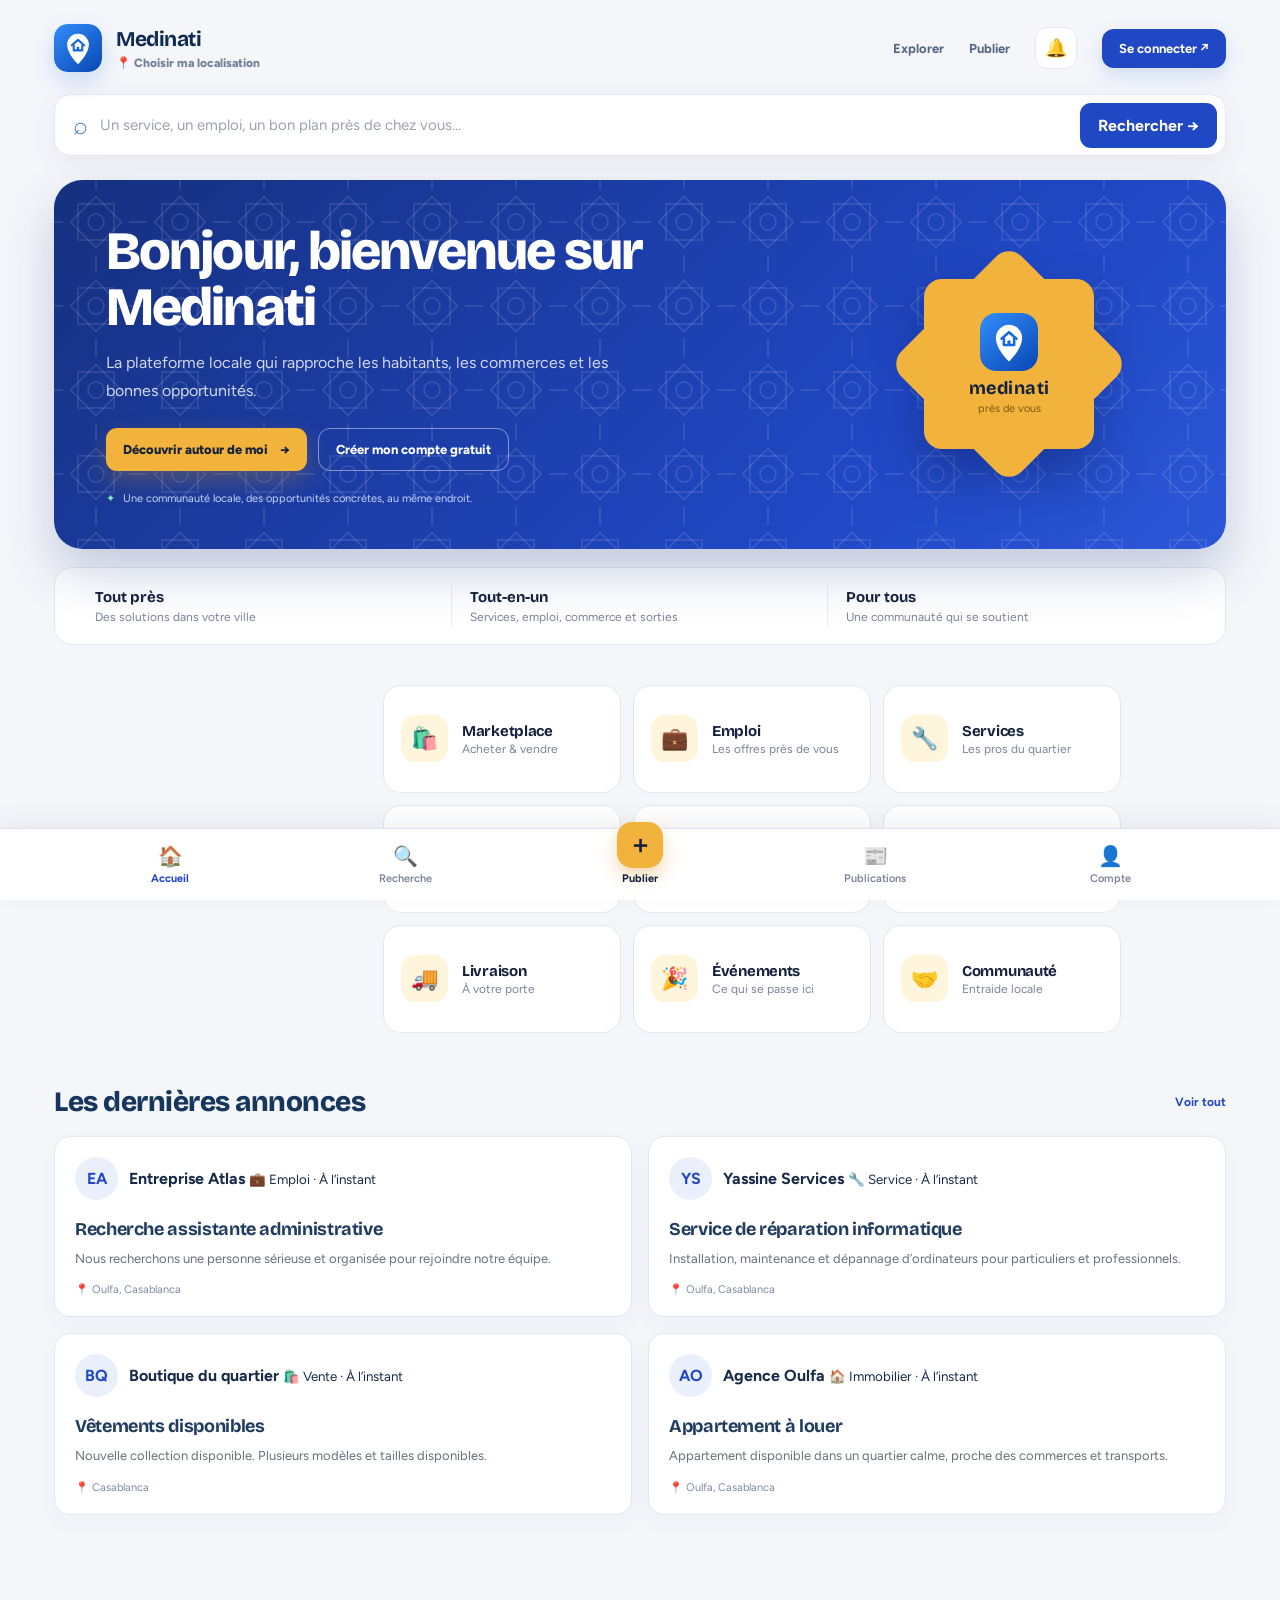
<file: index.html>
<!DOCTYPE html>
<html lang="fr">
<head>
    <meta charset="UTF-8">
    <meta name="viewport" content="width=device-width, initial-scale=1.0">
    <meta name="theme-color" content="#0b4db8">
    <meta name="description" content="Medinati rapproche les habitants des commerces, services et opportunités de leur quartier.">
    <title>Medinati — La vie locale, en mieux</title>
    <link rel="icon" href="medinati-logo.svg" type="image/svg+xml">
    <!-- Page d’entrée du site : elle ouvre l’accueil (home.html). -->
    <meta http-equiv="refresh" content="0; url=home.html">
    <script>location.replace("home.html" + location.search + location.hash);</script>
</head>
<body>
    <p><a href="home.html">Ouvrir Medinati</a></p>
</body>
</html>
</file>
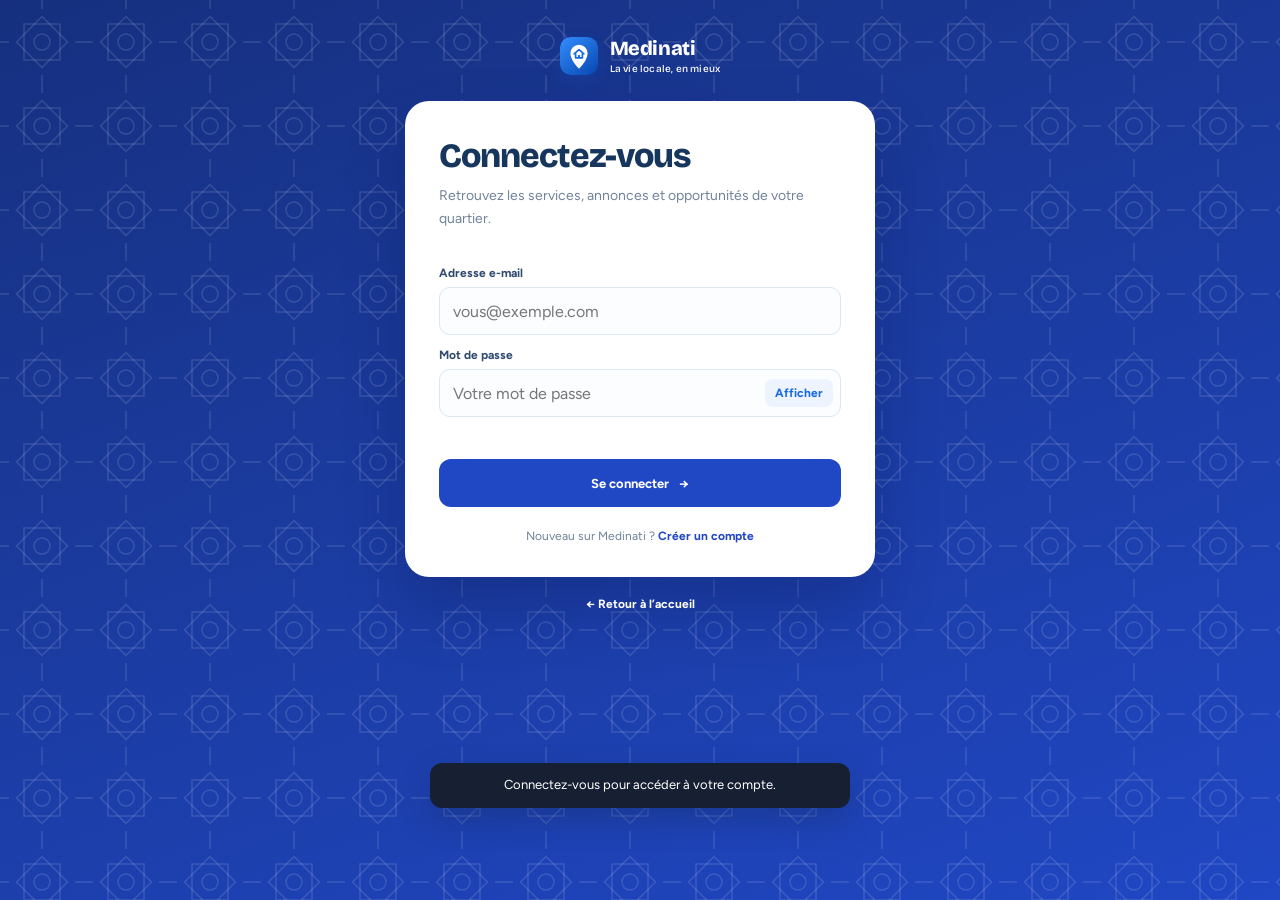
<file: account.html>
<!DOCTYPE html>
<html lang="fr">
<head>
    <meta charset="UTF-8">
    <meta name="viewport" content="width=device-width, initial-scale=1.0">
    <meta name="theme-color" content="#0b4db8">
    <title>Mon compte | Medinati</title>
    <link rel="icon" href="medinati-logo.svg" type="image/svg+xml">
    <link rel="stylesheet" href="style.css">
</head>

<body>

<main class="account-page">

    <!-- EN-TÊTE -->
    <header class="account-header">
        <a class="account-brand" href="home.html"><img src="medinati-logo.svg" alt="" class="brand-symbol"><span>Medinati</span></a>
        <div>
            <h1>Mon compte</h1>
            <p>Gérez vos informations personnelles</p>
        </div>
        <button type="button" class="settings-btn" id="settingsBtn" aria-label="Aller aux préférences">⚙️</button>
    </header>


    <!-- PROFIL -->
    <section class="profile-card">
        <div class="cover"></div>
        <div class="profile-content">
            <div class="photo-container">
                <div class="profile-photo" id="profilePhoto">M</div>
                <button type="button" class="camera-btn" id="photoBtn" aria-label="Changer ma photo de profil">📷</button>
                <input type="file" id="photoInput" accept="image/*" hidden>
            </div>
            <h2 id="displayName">Mon profil</h2>
            <p class="username" id="accountUsername"></p>
            <p class="member"><span id="memberSince">Membre Medinati</span></p>
            <p class="profile-bio" id="profileBioText" hidden></p>
            <button type="button" class="edit-btn" id="editProfile">✏️ Modifier mon profil</button>
        </div>
    </section>


    <!-- ACTIVITÉ -->
    <section class="account-card">
        <div class="card-title">
            <div>
                <h3>Mon activité</h3>
                <p>Tout ce que vous avez fait sur Medinati</p>
            </div>
            <span aria-hidden="true">✦</span>
        </div>
        <div class="activity-grid">
            <a href="nouvelle.html?vue=miennes"><strong id="countMine">0</strong><span>Mes publications</span></a>
            <a href="favoris.html"><strong id="countSaved">0</strong><span>Favoris</span></a>
            <a href="messages.html"><strong id="countMessages">0</strong><span>Demandes de contact</span></a>
            <a href="notifications.html"><strong id="countNotifications">0</strong><span>Notifications non lues</span></a>
        </div>
    </section>


    <!-- INFORMATIONS -->
    <section class="account-card">
        <div class="card-title">
            <div>
                <h3>Informations personnelles</h3>
                <p>Vos informations de compte</p>
            </div>
            <button type="button" class="text-btn" data-open-profile>Modifier</button>
        </div>

        <div class="info-row">
            <div class="info-icon" aria-hidden="true">👤</div>
            <div><small>Nom complet</small><strong id="accountFullName">—</strong></div>
        </div>

        <div class="info-row">
            <div class="info-icon" aria-hidden="true">📧</div>
            <div><small>Adresse e-mail</small><strong id="accountEmail">—</strong></div>
        </div>

        <div class="info-row">
            <div class="info-icon" aria-hidden="true">📱</div>
            <div><small>Téléphone</small><strong id="accountPhone">Non renseigné</strong></div>
        </div>
    </section>


    <!-- DOMAINES -->
    <section class="account-card account-domains-card">
        <div class="card-title">
            <div><h3>Mes domaines</h3><p>Vos centres d’intérêt sur Medinati (3 maximum)</p></div>
            <button type="button" class="text-btn" data-open-profile>Modifier</button>
        </div>
        <div id="profileDomains" class="profile-domain-list"></div>
    </section>


    <!-- LOCALISATION -->
    <section class="account-card" id="localisation">
        <div class="card-title">
            <div>
                <h3>📍 Ma localisation</h3>
                <p>Localisation choisie par vous</p>
            </div>
            <button type="button" class="text-btn" id="changeLocation">Modifier</button>
        </div>

        <div class="location-box">
            <div class="location-item"><span aria-hidden="true">🌍</span><div><small>Pays</small><strong id="locCountry">—</strong></div></div>
            <div class="arrow" aria-hidden="true">›</div>
            <div class="location-item"><span aria-hidden="true">📍</span><div><small>Ville</small><strong id="locCity">—</strong></div></div>
            <div class="arrow" aria-hidden="true">›</div>
            <div class="location-item"><span aria-hidden="true">🏘️</span><div><small>Commune</small><strong id="locDistrict">—</strong></div></div>
            <div class="arrow" aria-hidden="true">›</div>
            <div class="location-item"><span aria-hidden="true">📌</span><div><small>Quartier</small><strong id="locNeighborhood">—</strong></div></div>
        </div>

        <p class="location-info">
            Elle sert à vous montrer les annonces proches de chez vous. Vous pouvez la modifier à tout moment.
        </p>
    </section>


    <!-- PRÉFÉRENCES -->
    <section class="account-card" id="preferences">
        <div class="card-title">
            <div>
                <h3>Préférences</h3>
                <p>Personnalisez votre compte</p>
            </div>
            <span aria-hidden="true">✨</span>
        </div>

        <div class="option-row">
            <div class="option-left">
                <span aria-hidden="true">🔔</span>
                <div>
                    <strong id="notificationLabel">Notifications</strong>
                    <small>Être prévenu(e) de votre activité</small>
                </div>
            </div>
            <label class="switch">
                <input type="checkbox" id="notificationSwitch" aria-labelledby="notificationLabel" checked>
                <span></span>
            </label>
        </div>

        <div class="option-row">
            <div class="option-left">
                <span aria-hidden="true">🌙</span>
                <div>
                    <strong id="darkModeLabel">Mode sombre</strong>
                    <small>Sur toutes les pages de Medinati</small>
                </div>
            </div>
            <label class="switch">
                <input type="checkbox" id="darkModeSwitch" aria-labelledby="darkModeLabel">
                <span></span>
            </label>
        </div>

        <div class="option-row">
            <div class="option-left">
                <span aria-hidden="true">🌐</span>
                <div>
                    <strong>Langue</strong>
                    <small>Français</small>
                </div>
            </div>
        </div>
    </section>


    <!-- SÉCURITÉ -->
    <section class="account-card">
        <div class="card-title">
            <div>
                <h3>🔐 Sécurité</h3>
                <p>Protégez votre compte</p>
            </div>
        </div>

        <button type="button" class="security-row" id="openPassword">
            <span aria-hidden="true">🔑</span>
            <div><strong>Modifier le mot de passe</strong><small>Changez votre mot de passe</small></div>
            <b aria-hidden="true">›</b>
        </button>

        <button type="button" class="security-row" id="openPrivacy">
            <span aria-hidden="true">🛡️</span>
            <div><strong>Confidentialité</strong><small>Vos données et leur suppression</small></div>
            <b aria-hidden="true">›</b>
        </button>
    </section>


    <!-- AIDE -->
    <section class="account-card">
        <div class="card-title">
            <div>
                <h3>❓ Aide et assistance</h3>
                <p>Besoin d’aide ?</p>
            </div>
        </div>

        <button type="button" class="security-row" id="openHelp">
            <span aria-hidden="true">💬</span>
            <div><strong>Centre d’aide</strong><small>Les réponses aux questions fréquentes</small></div>
            <b aria-hidden="true">›</b>
        </button>
    </section>


    <!-- DÉCONNEXION -->
    <button type="button" class="logout-btn" id="logoutBtn">🚪 Se déconnecter</button>

    <p class="version">Medinati • Version 2.0</p>

</main>


<!-- FENÊTRE : PROFIL -->
<div class="modal hidden" id="profileModal" aria-hidden="true">
    <div class="modal-box" role="dialog" aria-modal="true" aria-labelledby="profileModalTitle">
        <button type="button" class="close" data-close-modal aria-label="Fermer">×</button>
        <h2 id="profileModalTitle">Modifier mon profil</h2>
        <p>Ces informations apparaissent sur votre profil et vos annonces.</p>

        <div class="form-grid-2">
            <div>
                <label for="profileFirstName">Prénom</label>
                <input type="text" id="profileFirstName" autocomplete="given-name" maxlength="40">
            </div>
            <div>
                <label for="profileLastName">Nom</label>
                <input type="text" id="profileLastName" autocomplete="family-name" maxlength="40">
            </div>
        </div>

        <label for="profilePhone">Téléphone <span class="label-hint">(facultatif)</span></label>
        <input type="tel" id="profilePhone" autocomplete="tel" maxlength="20" placeholder="+212 6 00 00 00 00">

        <label for="profileBio">Présentation <span class="label-hint">(facultatif)</span></label>
        <textarea id="profileBio" maxlength="300" placeholder="Parlez un peu de vous…"></textarea>

        <fieldset class="modal-fieldset">
            <legend>Mes domaines <span class="label-hint">(3 maximum)</span></legend>
            <div class="modal-domains" id="profileDomainChoices"></div>
        </fieldset>

        <button type="button" class="link-danger" id="removePhoto" hidden>Retirer ma photo de profil</button>

        <p class="form-alert" id="profileError" role="alert"></p>

        <button type="button" class="save-btn" id="saveProfile">Enregistrer</button>
    </div>
</div>


<!-- FENÊTRE : LOCALISATION -->
<div class="modal hidden" id="locationModal" aria-hidden="true">
    <div class="modal-box" role="dialog" aria-modal="true" aria-labelledby="locationModalTitle">
        <button type="button" class="close" data-close-modal aria-label="Fermer">×</button>
        <h2 id="locationModalTitle">📍 Modifier ma localisation</h2>
        <p>Choisissez vous-même votre localisation.</p>
        <div id="accountLocation"></div>
        <p class="form-alert" id="locationError" role="alert"></p>
        <button type="button" class="save-btn" id="saveLocation">Enregistrer</button>
    </div>
</div>


<!-- FENÊTRE : MOT DE PASSE -->
<div class="modal hidden" id="passwordModal" aria-hidden="true">
    <div class="modal-box" role="dialog" aria-modal="true" aria-labelledby="passwordModalTitle">
        <button type="button" class="close" data-close-modal aria-label="Fermer">×</button>
        <h2 id="passwordModalTitle">🔑 Modifier le mot de passe</h2>
        <p>Saisissez votre mot de passe actuel, puis le nouveau.</p>
        <form id="passwordForm" novalidate>
            <label for="currentPassword">Mot de passe actuel</label>
            <input type="password" id="currentPassword" autocomplete="current-password">
            <label for="newPassword">Nouveau mot de passe</label>
            <div class="password-field">
                <input type="password" id="newPassword" autocomplete="new-password" minlength="8" maxlength="72" placeholder="8 caractères minimum">
                <button type="button" class="password-toggle" data-toggle-password="newPassword" aria-pressed="false">Afficher</button>
            </div>
            <label for="confirmPassword">Confirmer le nouveau mot de passe</label>
            <input type="password" id="confirmPassword" autocomplete="new-password" maxlength="72">
            <p class="form-alert" id="passwordError" role="alert"></p>
            <button type="submit" class="save-btn">Changer le mot de passe</button>
        </form>
    </div>
</div>


<!-- FENÊTRE : CONFIDENTIALITÉ -->
<div class="modal hidden" id="privacyModal" aria-hidden="true">
    <div class="modal-box" role="dialog" aria-modal="true" aria-labelledby="privacyModalTitle">
        <button type="button" class="close" data-close-modal aria-label="Fermer">×</button>
        <h2 id="privacyModalTitle">🛡️ Confidentialité</h2>
        <p>Dans cette version, Medinati fonctionne sans serveur : vos informations restent uniquement dans le navigateur de cet appareil. Personne d’autre ne les reçoit.</p>
        <ul class="privacy-list">
            <li>Votre profil, votre localisation et votre photo</li>
            <li>Vos annonces, favoris et demandes de contact</li>
            <li>Vos notifications et recherches récentes</li>
        </ul>
        <p>Votre mot de passe n’est jamais enregistré en clair : seule une empreinte sécurisée en est gardée.</p>
        <button type="button" class="danger-btn" id="eraseData">Effacer toutes mes données de cet appareil</button>
    </div>
</div>


<!-- FENÊTRE : AIDE -->
<div class="modal hidden" id="helpModal" aria-hidden="true">
    <div class="modal-box" role="dialog" aria-modal="true" aria-labelledby="helpModalTitle">
        <button type="button" class="close" data-close-modal aria-label="Fermer">×</button>
        <h2 id="helpModalTitle">💬 Centre d’aide</h2>
        <p>Les réponses aux questions les plus fréquentes.</p>
        <div class="faq">
            <details open>
                <summary>Comment publier une annonce ?</summary>
                <p>Touchez « ＋ Publier » en bas de l’écran, choisissez le type d’annonce, puis remplissez le formulaire. Vous pouvez ajouter une photo.</p>
            </details>
            <details>
                <summary>Comment contacter un membre ?</summary>
                <p>Ouvrez son annonce et touchez « Contacter » (ou « Postuler », « Commander »…). Votre demande est gardée dans « Mes demandes ».</p>
            </details>
            <details>
                <summary>Comment retrouver une annonce plus tard ?</summary>
                <p>Touchez « ♡ Enregistrer » : l’annonce rejoint vos favoris, accessibles depuis « Mon activité ».</p>
            </details>
            <details>
                <summary>Comment supprimer une de mes annonces ?</summary>
                <p>Allez dans « Mes publications », ouvrez l’annonce puis touchez « Supprimer l’annonce ».</p>
            </details>
            <details>
                <summary>J’ai oublié mon mot de passe</summary>
                <p>Le compte est enregistré sur cet appareil uniquement : vous pouvez recréer un compte depuis la page d’inscription. Il remplacera l’ancien.</p>
            </details>
        </div>
    </div>
</div>


<!-- MENU DU BAS -->
<nav class="bottom-nav" aria-label="Navigation principale">
    <a href="home.html" class="nav-item"><span aria-hidden="true">🏠</span><small>Accueil</small></a>
    <a href="recherche.html" class="nav-item"><span aria-hidden="true">🔍</span><small>Recherche</small></a>
    <a href="nouvelle.html?publier=1" class="nav-item nav-publish"><span aria-hidden="true">＋</span><small>Publier</small></a>
    <a href="nouvelle.html" class="nav-item"><span aria-hidden="true">📰</span><small>Publications</small></a>
    <a href="account.html" class="nav-item active" aria-current="page"><span aria-hidden="true">👤</span><small>Compte</small></a>
</nav>

<script src="app.js"></script>
<script src="js/compte.js"></script>

</body>
</html>
</file>
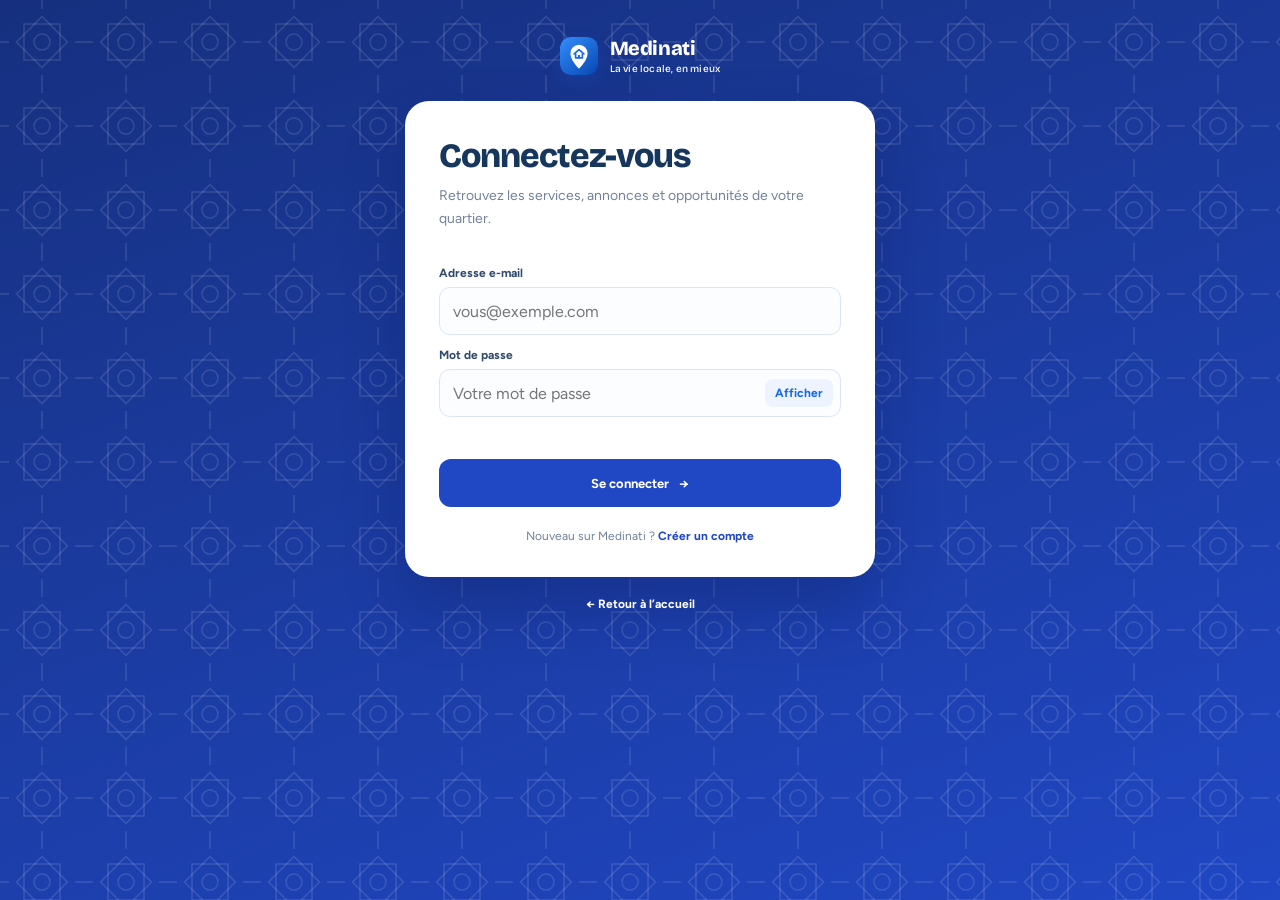
<file: connexion.html>
<!doctype html>
<html lang="fr">
<head>
  <meta charset="utf-8">
  <meta name="viewport" content="width=device-width, initial-scale=1">
  <meta name="theme-color" content="#0b4db8">
  <meta name="description" content="Connectez-vous à Medinati pour retrouver les annonces et services de votre quartier.">
  <title>Connexion | Medinati</title>
  <link rel="icon" href="medinati-logo.svg" type="image/svg+xml">
  <link rel="stylesheet" href="style.css">
</head>
<body class="auth-page">
  <main class="auth-shell">
    <a class="auth-brand" href="home.html"><img src="medinati-logo.svg" alt="" class="brand-symbol brand-symbol-small"><span>Medinati<small>La vie locale, en mieux</small></span></a>
    <section class="auth-card">
      <p class="auth-kicker">HEUREUX DE VOUS REVOIR</p>
      <h1>Connectez-vous</h1>
      <p class="auth-intro">Retrouvez les services, annonces et opportunités de votre quartier.</p>
      <form id="loginForm" novalidate>
        <label for="loginEmail">Adresse e-mail</label>
        <input id="loginEmail" name="email" type="email" autocomplete="email" placeholder="vous@exemple.com" required>
        <label for="loginPassword">Mot de passe</label>
        <div class="password-field">
          <input id="loginPassword" name="password" type="password" autocomplete="current-password" placeholder="Votre mot de passe" required>
          <button type="button" class="password-toggle" data-toggle-password="loginPassword" aria-pressed="false">Afficher</button>
        </div>
        <p id="loginMessage" class="auth-message" role="status" aria-live="polite"></p>
        <button class="auth-submit" type="submit">Se connecter <span aria-hidden="true">→</span></button>
        <a id="alreadyConnected" class="auth-continue" href="home.html" hidden>Continuer vers Medinati →</a>
      </form>
      <p class="auth-switch">Nouveau sur Medinati ? <a href="inscription.html">Créer un compte</a></p>
    </section>
    <a href="home.html" class="auth-back">← Retour à l’accueil</a>
  </main>
  <script src="app.js"></script>
  <script src="js/connexion.js"></script>
</body>
</html>
</file>
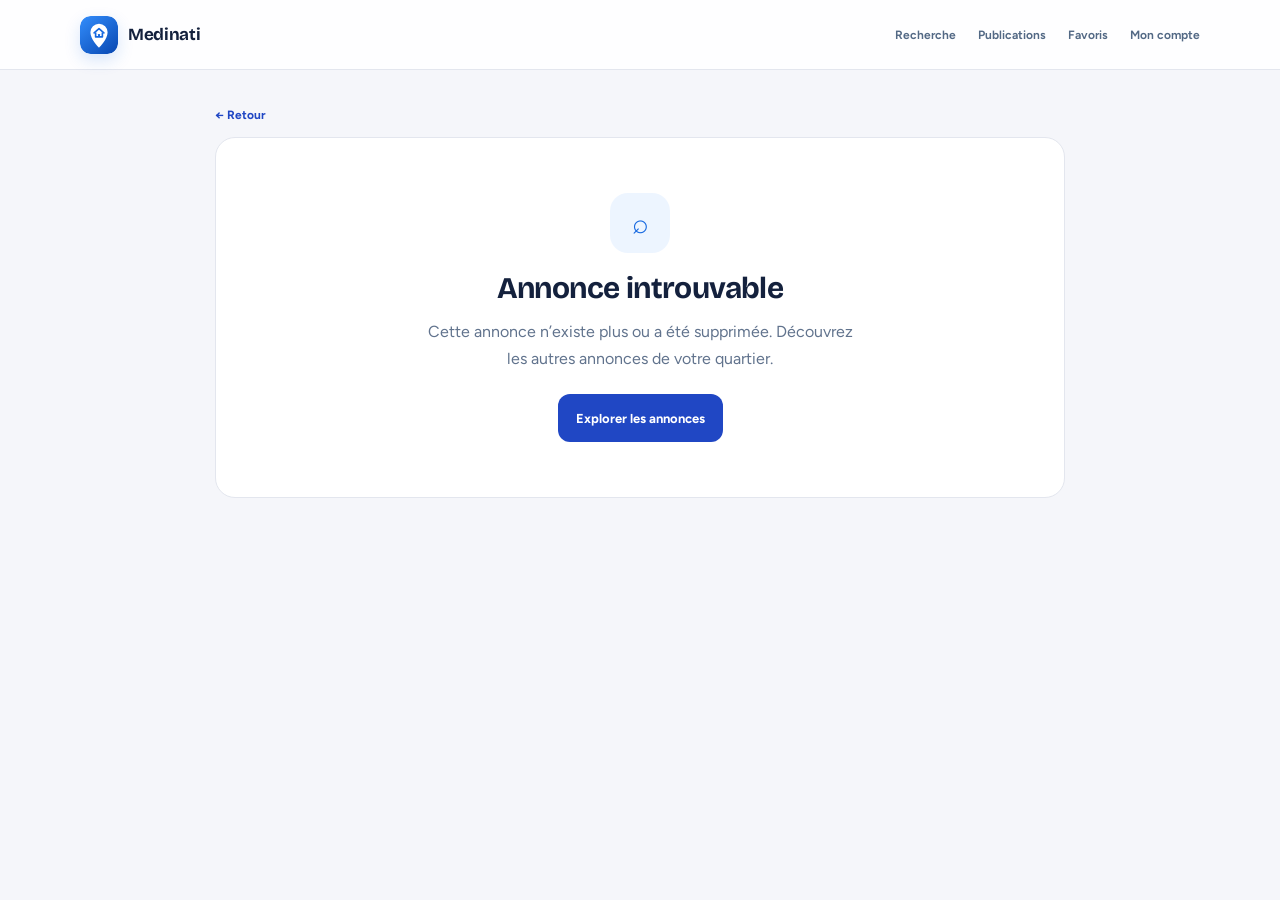
<file: detail.html>
<!doctype html>
<html lang="fr">
<head>
  <meta charset="utf-8">
  <meta name="viewport" content="width=device-width, initial-scale=1">
  <meta name="theme-color" content="#0b4db8">
  <title>Annonce | Medinati</title>
  <link rel="icon" href="medinati-logo.svg" type="image/svg+xml">
  <link rel="stylesheet" href="style.css">
</head>
<body class="app-page">
  <header class="app-topbar">
    <a class="app-brand" href="home.html"><img src="medinati-logo.svg" alt="" class="brand-symbol brand-symbol-small"><strong>Medinati</strong></a>
    <nav aria-label="Navigation principale">
      <a href="recherche.html">Recherche</a>
      <a href="nouvelle.html">Publications</a>
      <a href="favoris.html">Favoris <span class="nav-badge" data-badge="saved" hidden></span></a>
      <a href="account.html">Mon compte</a>
    </nav>
  </header>

  <main class="detail-wrap">
    <a href="recherche.html" class="detail-back" id="detailBack">← Retour</a>

    <article class="detail-card" id="detailCard" hidden>
      <img class="detail-photo" id="detailPhoto" alt="" hidden>
      <div class="detail-head">
        <div class="detail-icon" id="detailIcon" aria-hidden="true"></div>
        <div>
          <p class="detail-category" id="detailCategory"></p>
          <h1 id="detailTitle"></h1>
        </div>
      </div>
      <p class="detail-meta" id="detailMeta"></p>
      <p class="detail-description" id="detailDescription"></p>
      <div class="detail-chips" id="detailChips" hidden></div>
      <div class="detail-location" id="detailLocation"></div>

      <p class="detail-owner" id="ownerNote" hidden>✦ C’est votre annonce.</p>

      <div class="detail-actions">
        <button type="button" id="contactListing" class="detail-contact">Contacter</button>
        <button type="button" id="saveListing" class="detail-save" aria-pressed="false">♡ Enregistrer</button>
        <button type="button" id="shareListing" class="detail-save">↗ Partager</button>
        <button type="button" id="deleteListing" class="detail-delete" hidden>Supprimer l’annonce</button>
      </div>

      <form id="contactForm" class="detail-contact-form" hidden>
        <label for="contactText">Votre message</label>
        <textarea id="contactText" rows="4" maxlength="600"></textarea>
        <div class="detail-form-actions">
          <button type="button" id="cancelContact" class="detail-save">Annuler</button>
          <button type="submit" class="detail-contact">Enregistrer la demande</button>
        </div>
        <p class="detail-hint">Votre demande est gardée sur cet appareil, dans « Mes demandes ». L’envoi au membre arrivera avec la version en ligne de Medinati.</p>
      </form>

      <p id="detailMessage" class="detail-message" role="status" aria-live="polite"></p>
    </article>

    <section class="detail-card detail-empty" id="detailEmpty" hidden>
      <div class="detail-icon" aria-hidden="true">⌕</div>
      <h1>Annonce introuvable</h1>
      <p>Cette annonce n’existe plus ou a été supprimée. Découvrez les autres annonces de votre quartier.</p>
      <a class="detail-contact" href="recherche.html">Explorer les annonces</a>
    </section>

    <section class="detail-related" id="detailRelated" hidden>
      <h2>Dans la même catégorie</h2>
      <div class="collection-list" id="relatedList"></div>
    </section>
  </main>

  <script src="app.js"></script>
  <script src="js/annonce.js"></script>
</body>
</html>
</file>
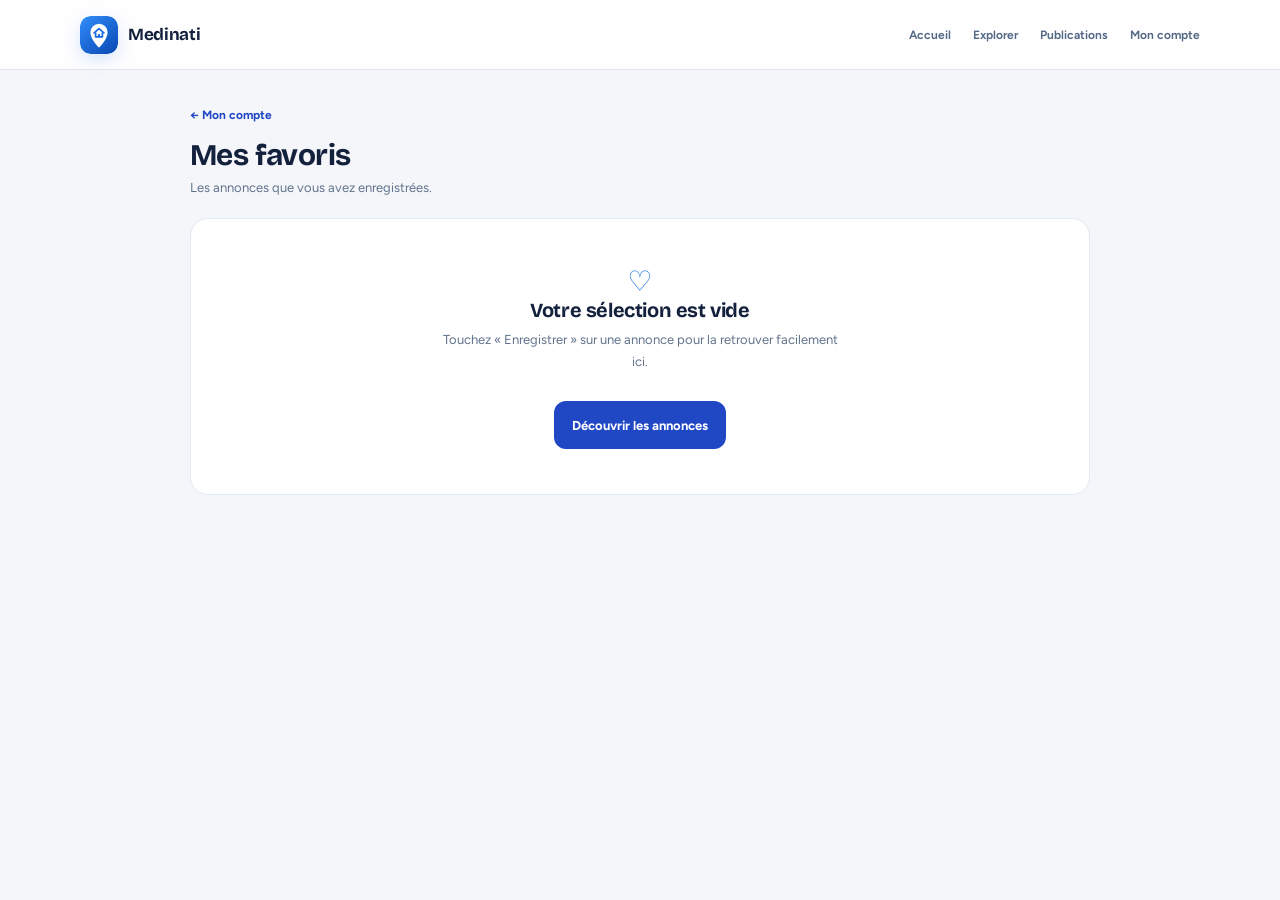
<file: favoris.html>
<!doctype html>
<html lang="fr">
<head>
  <meta charset="utf-8">
  <meta name="viewport" content="width=device-width, initial-scale=1">
  <meta name="theme-color" content="#0b4db8">
  <title>Mes favoris | Medinati</title>
  <link rel="icon" href="medinati-logo.svg" type="image/svg+xml">
  <link rel="stylesheet" href="style.css">
</head>
<body class="app-page">
  <header class="app-topbar">
    <a class="app-brand" href="home.html"><img src="medinati-logo.svg" alt="" class="brand-symbol brand-symbol-small"><strong>Medinati</strong></a>
    <nav aria-label="Navigation principale">
      <a href="home.html">Accueil</a>
      <a href="recherche.html">Explorer</a>
      <a href="nouvelle.html">Publications</a>
      <a href="account.html">Mon compte</a>
    </nav>
  </header>

  <main class="collection-wrap">
    <a href="account.html" class="detail-back">← Mon compte</a>
    <p class="auth-kicker">VOTRE SÉLECTION</p>
    <h1>Mes favoris</h1>
    <p class="collection-intro">Les annonces que vous avez enregistrées. <span id="savedCount"></span></p>
    <div id="savedList" class="collection-list" aria-live="polite"></div>
  </main>

  <script src="app.js"></script>
  <script src="js/favoris.js"></script>
</body>
</html>
</file>
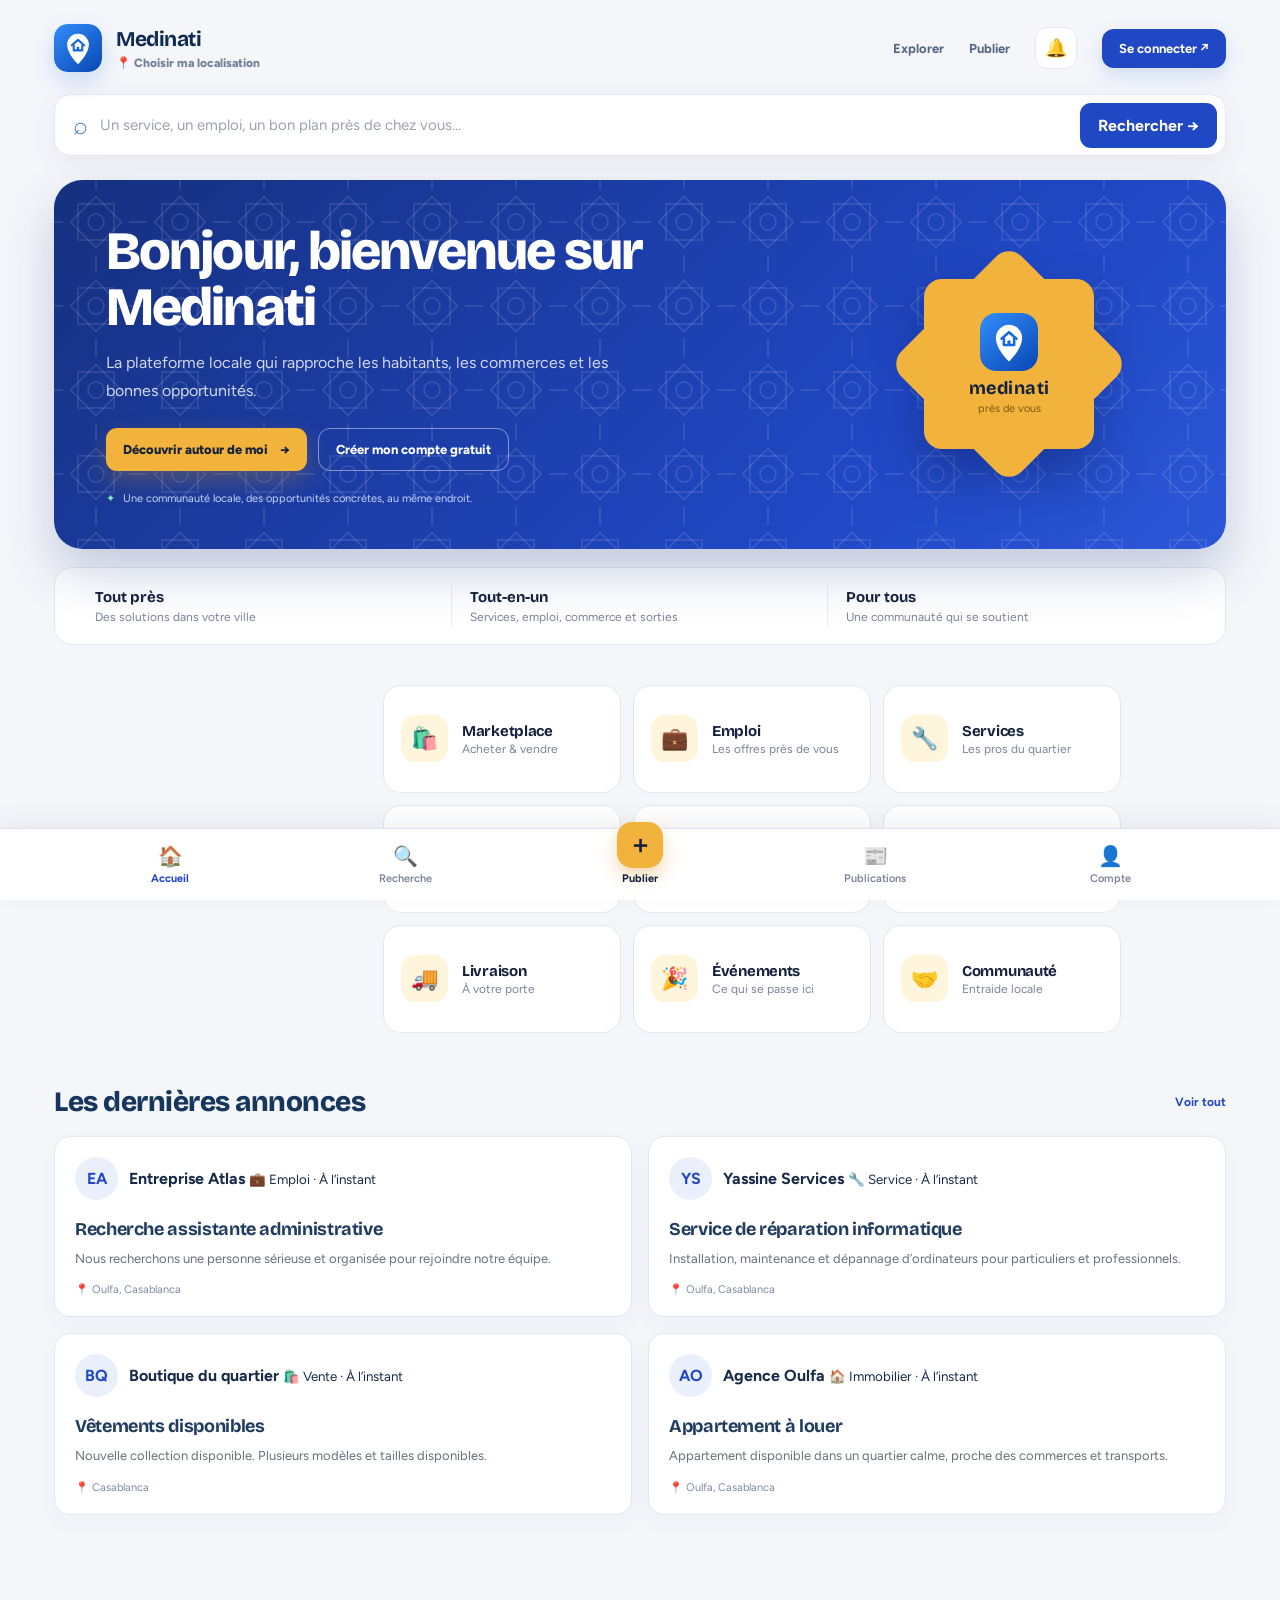
<file: home.html>
<!DOCTYPE html>
<html lang="fr">

<head>
    <meta charset="UTF-8">
    <meta name="viewport" content="width=device-width, initial-scale=1.0">
    <meta name="theme-color" content="#0b4db8">
    <meta name="description" content="Medinati rapproche les habitants des commerces, services et opportunités de leur quartier.">
    <title>Medinati — La vie locale, en mieux</title>

    <link rel="icon" href="medinati-logo.svg" type="image/svg+xml">
    <link rel="stylesheet" href="style.css">
</head>

<body>

    <main class="home-page">

        <!-- EN-TÊTE -->
        <header class="topbar">

            <a class="brand" href="home.html">
                <img src="medinati-logo.svg" alt="" class="brand-symbol">
                <div>
                    <h2>Medinati</h2>
                    <p id="currentLocation">📍 Choisir ma localisation</p>
                </div>
            </a>

            <nav class="home-actions" aria-label="Raccourcis">
                <a href="recherche.html" class="top-link">Explorer</a>
                <a href="nouvelle.html?publier=1" class="top-link">Publier</a>
                <a href="notifications.html" class="icon-link" aria-label="Notifications">
                    <span aria-hidden="true">🔔</span>
                    <span class="nav-badge" data-badge="notifications" hidden></span>
                </a>
                <a href="account.html" class="account-link" data-when-logged-in hidden>Mon compte <span aria-hidden="true">↗</span></a>
                <a href="connexion.html" class="account-link" data-when-logged-out>Se connecter <span aria-hidden="true">↗</span></a>
            </nav>

        </header>


        <!-- RECHERCHE -->
        <section class="search-section" role="search">
            <form class="search-box" id="homeSearch" action="recherche.html">
                <span aria-hidden="true">⌕</span>
                <input
                    type="search"
                    name="q"
                    id="globalSearch"
                    placeholder="Un service, un emploi, un bon plan près de chez vous…"
                    aria-label="Rechercher une annonce ou un service"
                    enterkeyhint="search"
                >
                <button type="submit" id="searchAction">Rechercher <span aria-hidden="true">→</span></button>
            </form>
        </section>


        <!-- SALUTATION -->
        <section class="welcome">

            <div class="hero-copy">
                <span class="welcome-small"><span class="live-dot"></span> LE MEILLEUR DE VOTRE QUARTIER</span>

                <h1 id="welcomeName">Bonjour, bienvenue sur Medinati</h1>

                <p class="welcome-description">
                    La plateforme locale qui rapproche les habitants, les commerces et les bonnes opportunités.
                </p>

                <div class="hero-actions">
                    <a class="hero-primary" href="recherche.html">Découvrir autour de moi <span aria-hidden="true">→</span></a>
                    <a class="hero-secondary" href="nouvelle.html?publier=1" data-when-logged-in hidden>＋ Publier gratuitement</a>
                    <a class="hero-secondary" href="inscription.html" data-when-logged-out>Créer mon compte gratuit</a>
                </div>

                <div class="hero-proof"><span aria-hidden="true">✦</span> Une communauté locale, des opportunités concrètes, au même endroit.</div>
            </div>

            <div class="hero-art" aria-hidden="true">
                <div class="art-orbit orbit-one"></div><div class="art-orbit orbit-two"></div>
                <div class="art-center"><img src="medinati-logo.svg" alt=""><strong>medinati</strong><small>près de vous</small></div>
                <div class="art-chip chip-one">✦ Bons plans</div><div class="art-chip chip-two">⌂ Votre quartier</div><div class="art-chip chip-three">↗ Opportunités</div>
            </div>

        </section>

        <section class="trust-strip" aria-label="Les avantages de Medinati">
            <div><strong>Tout près</strong><span>Des solutions dans votre ville</span></div>
            <div><strong>Tout-en-un</strong><span>Services, emploi, commerce et sorties</span></div>
            <div><strong>Pour tous</strong><span>Une communauté qui se soutient</span></div>
        </section>


        <!-- CATEGORIES -->
        <section class="categories">

            <div class="section-title">
                <div><p class="section-kicker">TROUVEZ VOTRE BONHEUR</p><h2>Explorez par univers</h2></div>
                <a href="recherche.html">Voir tout</a>
            </div>

            <div class="category-grid">
                <a href="recherche.html?categorie=marketplace" class="category-card"><div class="category-icon" aria-hidden="true">🛍️</div><strong>Marketplace</strong><small>Acheter & vendre</small></a>
                <a href="recherche.html?categorie=emploi" class="category-card"><div class="category-icon" aria-hidden="true">💼</div><strong>Emploi</strong><small>Les offres près de vous</small></a>
                <a href="recherche.html?categorie=services" class="category-card"><div class="category-icon" aria-hidden="true">🔧</div><strong>Services</strong><small>Les pros du quartier</small></a>
                <a href="recherche.html?categorie=immobilier" class="category-card"><div class="category-icon" aria-hidden="true">🏠</div><strong>Immobilier</strong><small>Votre prochain chez-vous</small></a>
                <a href="recherche.html?categorie=restaurant" class="category-card"><div class="category-icon" aria-hidden="true">🍔</div><strong>Restaurants</strong><small>À savourer tout près</small></a>
                <a href="recherche.html?categorie=formation" class="category-card"><div class="category-icon" aria-hidden="true">📚</div><strong>Formation</strong><small>Apprendre & progresser</small></a>
                <a href="recherche.html?categorie=livraison" class="category-card"><div class="category-icon" aria-hidden="true">🚚</div><strong>Livraison</strong><small>À votre porte</small></a>
                <a href="recherche.html?categorie=evenement" class="category-card"><div class="category-icon" aria-hidden="true">🎉</div><strong>Événements</strong><small>Ce qui se passe ici</small></a>
                <a href="recherche.html?categorie=communaute" class="category-card"><div class="category-icon" aria-hidden="true">🤝</div><strong>Communauté</strong><small>Entraide locale</small></a>
            </div>

        </section>


        <!-- PUBLICATIONS RECENTES -->
        <section class="recent-section">

            <div class="section-title">
                <div><p class="section-kicker">LE QUARTIER BOUGE</p><h2>Les dernières annonces</h2></div>
                <a href="nouvelle.html">Voir tout</a>
            </div>

            <div id="publicationsList"></div>

        </section>

    </main>


    <!-- MENU DU BAS -->
    <nav class="bottom-nav" aria-label="Navigation principale">
        <a href="home.html" class="nav-item active" aria-current="page"><span aria-hidden="true">🏠</span><small>Accueil</small></a>
        <a href="recherche.html" class="nav-item"><span aria-hidden="true">🔍</span><small>Recherche</small></a>
        <a href="nouvelle.html?publier=1" class="nav-item nav-publish"><span aria-hidden="true">＋</span><small>Publier</small></a>
        <a href="nouvelle.html" class="nav-item"><span aria-hidden="true">📰</span><small>Publications</small></a>
        <a href="account.html" class="nav-item"><span aria-hidden="true">👤</span><small>Compte</small></a>
    </nav>

    <script src="app.js"></script>
    <script src="js/accueil.js"></script>

</body>

</html>
</file>
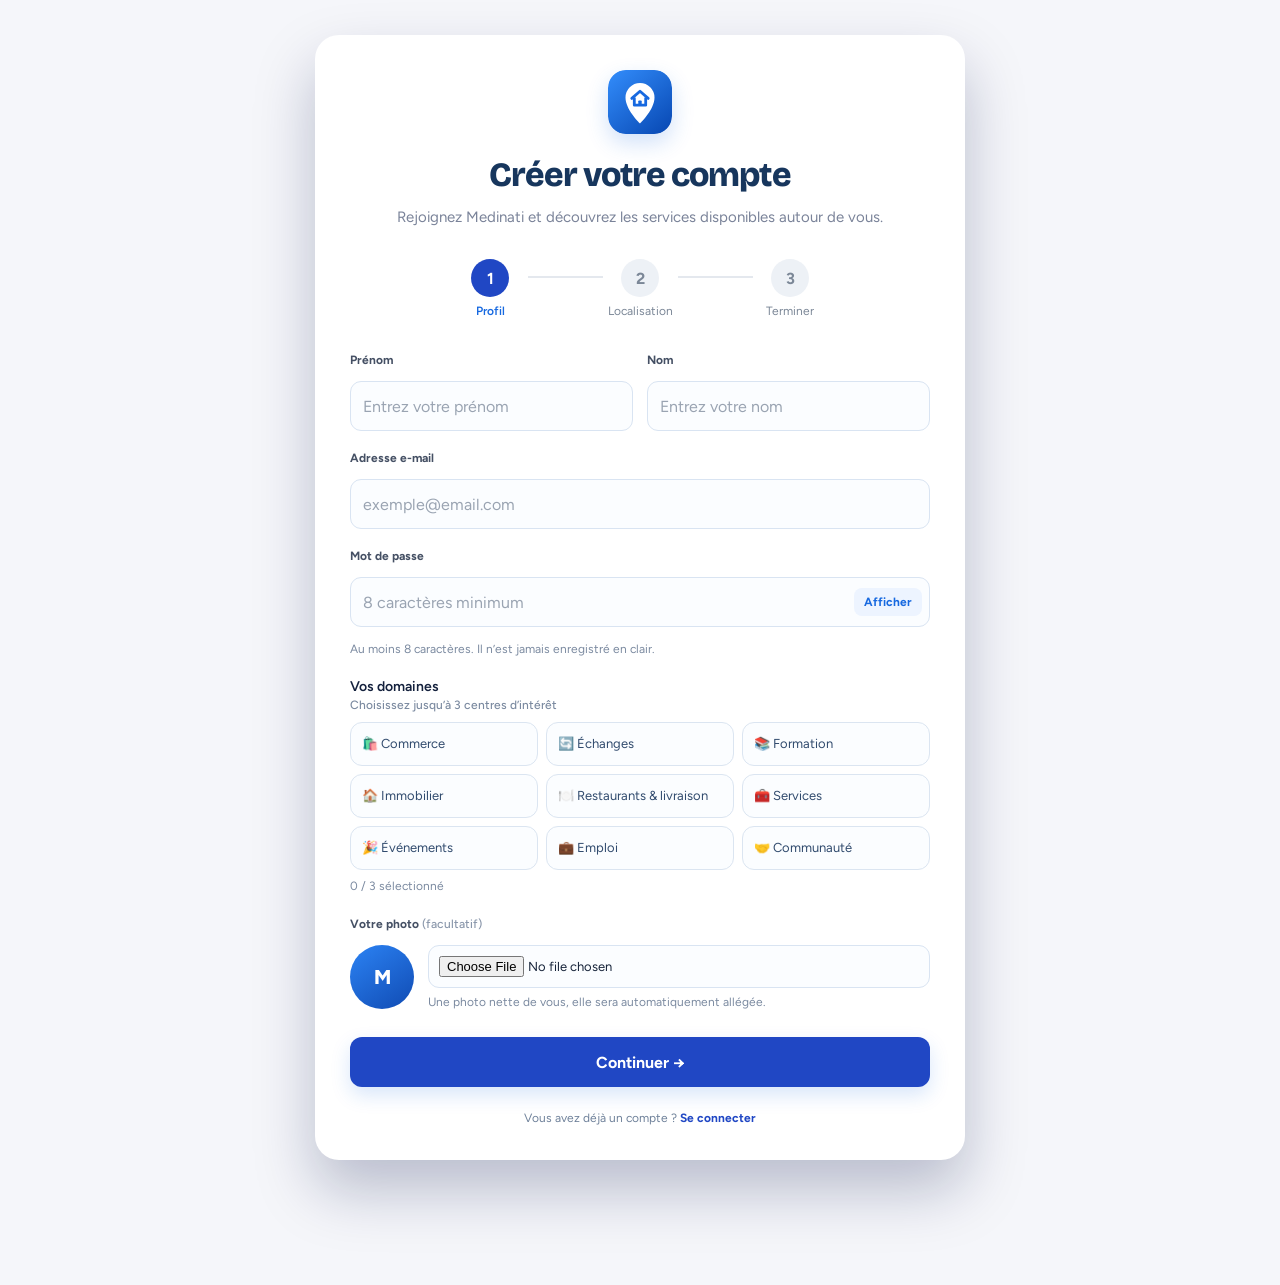
<file: inscription.html>
<!DOCTYPE html>
<html lang="fr">

<head>
    <meta charset="UTF-8">
    <meta name="viewport" content="width=device-width, initial-scale=1.0">
    <meta name="theme-color" content="#0b4db8">
    <meta name="description" content="Créez votre compte Medinati pour découvrir les services et opportunités de votre quartier.">
    <title>Créer un compte | Medinati</title>

    <link rel="icon" href="medinati-logo.svg" type="image/svg+xml">
    <link rel="stylesheet" href="style.css">
</head>

<body>

    <main class="page">

        <section class="register-card">

            <!-- LOGO -->
            <a class="logo-container" href="home.html" aria-label="Retour à l’accueil Medinati">
                <img src="medinati-logo.svg" alt="" class="brand-symbol brand-symbol-large">
            </a>

            <!-- TITRE -->
            <div class="heading">
                <h1>Créer votre compte</h1>
                <p>
                    Rejoignez Medinati et découvrez les services
                    disponibles autour de vous.
                </p>
            </div>

            <div class="form-notice" id="existingAccount" hidden>
                Un compte (<strong data-existing-email></strong>) existe déjà sur cet appareil.
                <a href="connexion.html">Se connecter</a> — ou créez-en un nouveau : il remplacera l’ancien.
            </div>


            <!-- PROGRESSION -->
            <ol class="progress" aria-label="Étapes de l’inscription">
                <li class="progress-step active">
                    <span>1</span>
                    <small>Profil</small>
                </li>
                <li class="progress-line" aria-hidden="true"></li>
                <li class="progress-step">
                    <span>2</span>
                    <small>Localisation</small>
                </li>
                <li class="progress-line" aria-hidden="true"></li>
                <li class="progress-step">
                    <span>3</span>
                    <small>Terminer</small>
                </li>
            </ol>


            <!-- ETAPE 1 : PROFIL -->
            <div class="form-step active-step" id="step1">

                <div class="form-grid-2">
                    <div class="form-group">
                        <label for="firstName">Prénom</label>
                        <input type="text" id="firstName" placeholder="Entrez votre prénom" autocomplete="given-name" maxlength="40" required>
                    </div>

                    <div class="form-group">
                        <label for="lastName">Nom</label>
                        <input type="text" id="lastName" placeholder="Entrez votre nom" autocomplete="family-name" maxlength="40" required>
                    </div>
                </div>

                <div class="form-group">
                    <label for="email">Adresse e-mail</label>
                    <input type="email" id="email" placeholder="exemple@email.com" autocomplete="email" maxlength="80" required>
                </div>

                <div class="form-group">
                    <label for="password">Mot de passe</label>
                    <div class="password-field">
                        <input type="password" id="password" placeholder="8 caractères minimum" autocomplete="new-password" minlength="8" maxlength="72" aria-describedby="passwordHint" required>
                        <button type="button" class="password-toggle" data-toggle-password="password" aria-pressed="false">Afficher</button>
                    </div>
                    <small id="passwordHint" class="field-hint">Au moins 8 caractères. Il n’est jamais enregistré en clair.</small>
                </div>

                <fieldset class="interest-fieldset">
                    <legend>Vos domaines <span>Choisissez jusqu’à 3 centres d’intérêt</span></legend>
                    <div class="interest-grid">
                        <label><input type="checkbox" name="domains" value="Commerce"><span>🛍️ Commerce</span></label>
                        <label><input type="checkbox" name="domains" value="Échanges"><span>🔄 Échanges</span></label>
                        <label><input type="checkbox" name="domains" value="Formation"><span>📚 Formation</span></label>
                        <label><input type="checkbox" name="domains" value="Immobilier"><span>🏠 Immobilier</span></label>
                        <label><input type="checkbox" name="domains" value="Restaurants & livraison"><span>🍽️ Restaurants & livraison</span></label>
                        <label><input type="checkbox" name="domains" value="Services"><span>🧰 Services</span></label>
                        <label><input type="checkbox" name="domains" value="Événements"><span>🎉 Événements</span></label>
                        <label><input type="checkbox" name="domains" value="Emploi"><span>💼 Emploi</span></label>
                        <label><input type="checkbox" name="domains" value="Communauté"><span>🤝 Communauté</span></label>
                    </div>
                    <small id="domainCount" class="field-hint">0 / 3 sélectionné</small>
                    <p id="domainError" class="field-error" role="status"></p>
                </fieldset>

                <div class="form-group photo-field">
                    <label for="signupPhoto">Votre photo <span>(facultatif)</span></label>
                    <div class="photo-choice">
                        <div class="photo-preview" id="signupPhotoPreview">M</div>
                        <input id="signupPhoto" type="file" accept="image/*">
                        <small>Une photo nette de vous, elle sera automatiquement allégée.</small>
                    </div>
                    <p id="photoError" class="field-error" role="status"></p>
                </div>

                <p class="form-alert" id="step1Error" role="alert"></p>

                <button type="button" class="btn primary" id="nextStep1">
                    Continuer →
                </button>

            </div>


            <!-- ETAPE 2 : LOCALISATION -->
            <div class="form-step" id="step2">

                <div class="step-title">
                    <h2>Votre localisation</h2>
                    <p>Choisissez vous-même votre localisation.</p>
                </div>

                <div id="signupLocation"></div>

                <p class="location-note">Votre emplacement sert à vous proposer des annonces et services réellement proches de vous.</p>

                <p class="form-alert" id="step2Error" role="alert"></p>

                <div class="button-row">
                    <button type="button" class="btn secondary" id="backStep1">← Retour</button>
                    <button type="button" class="btn primary" id="nextStep2">Continuer →</button>
                </div>

            </div>


            <!-- ETAPE 3 : VERIFICATION -->
            <div class="form-step" id="step3">

                <div class="success-icon" aria-hidden="true">✓</div>

                <h2>Presque terminé !</h2>

                <p class="summary-text">
                    Vérifiez vos informations avant de créer votre compte.
                </p>

                <div class="summary-box">
                    <div><strong>Nom :</strong> <span id="summaryName"></span></div>
                    <div><strong>E-mail :</strong> <span id="summaryEmail"></span></div>
                    <div><strong>Vos domaines :</strong> <span id="summaryDomains"></span></div>
                    <div><strong>Localisation :</strong> <span id="summaryLocation"></span></div>
                </div>

                <p class="form-alert" id="step3Error" role="alert"></p>

                <div class="button-row">
                    <button type="button" class="btn secondary" id="backStep2">← Modifier</button>
                    <button type="button" class="btn primary" id="createAccount">Créer mon compte</button>
                </div>

            </div>

            <p class="auth-switch">Vous avez déjà un compte ? <a href="connexion.html">Se connecter</a></p>

        </section>

    </main>

    <script src="app.js"></script>
    <script src="js/inscription.js"></script>

</body>

</html>
</file>
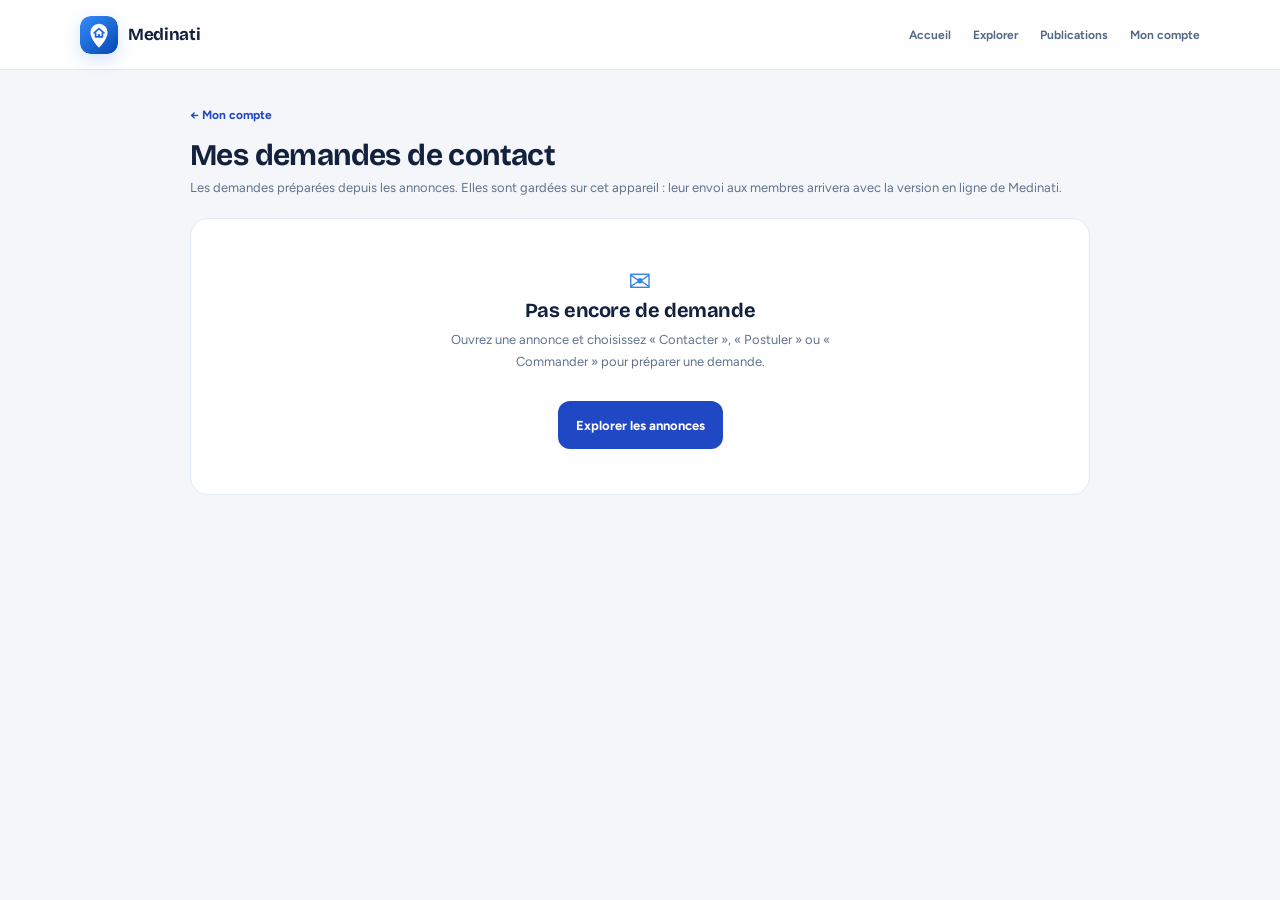
<file: messages.html>
<!doctype html>
<html lang="fr">
<head>
  <meta charset="utf-8">
  <meta name="viewport" content="width=device-width, initial-scale=1">
  <meta name="theme-color" content="#0b4db8">
  <title>Mes demandes | Medinati</title>
  <link rel="icon" href="medinati-logo.svg" type="image/svg+xml">
  <link rel="stylesheet" href="style.css">
</head>
<body class="app-page">
  <header class="app-topbar">
    <a class="app-brand" href="home.html"><img src="medinati-logo.svg" alt="" class="brand-symbol brand-symbol-small"><strong>Medinati</strong></a>
    <nav aria-label="Navigation principale">
      <a href="home.html">Accueil</a>
      <a href="recherche.html">Explorer</a>
      <a href="nouvelle.html">Publications</a>
      <a href="account.html">Mon compte</a>
    </nav>
  </header>

  <main class="collection-wrap">
    <a href="account.html" class="detail-back">← Mon compte</a>
    <p class="auth-kicker">VOTRE ACTIVITÉ</p>
    <h1>Mes demandes de contact</h1>
    <p class="collection-intro">Les demandes préparées depuis les annonces. Elles sont gardées sur cet appareil : leur envoi aux membres arrivera avec la version en ligne de Medinati.</p>
    <div id="messageList" class="collection-list" aria-live="polite"></div>
  </main>

  <script src="app.js"></script>
  <script src="js/messages.js"></script>
</body>
</html>
</file>
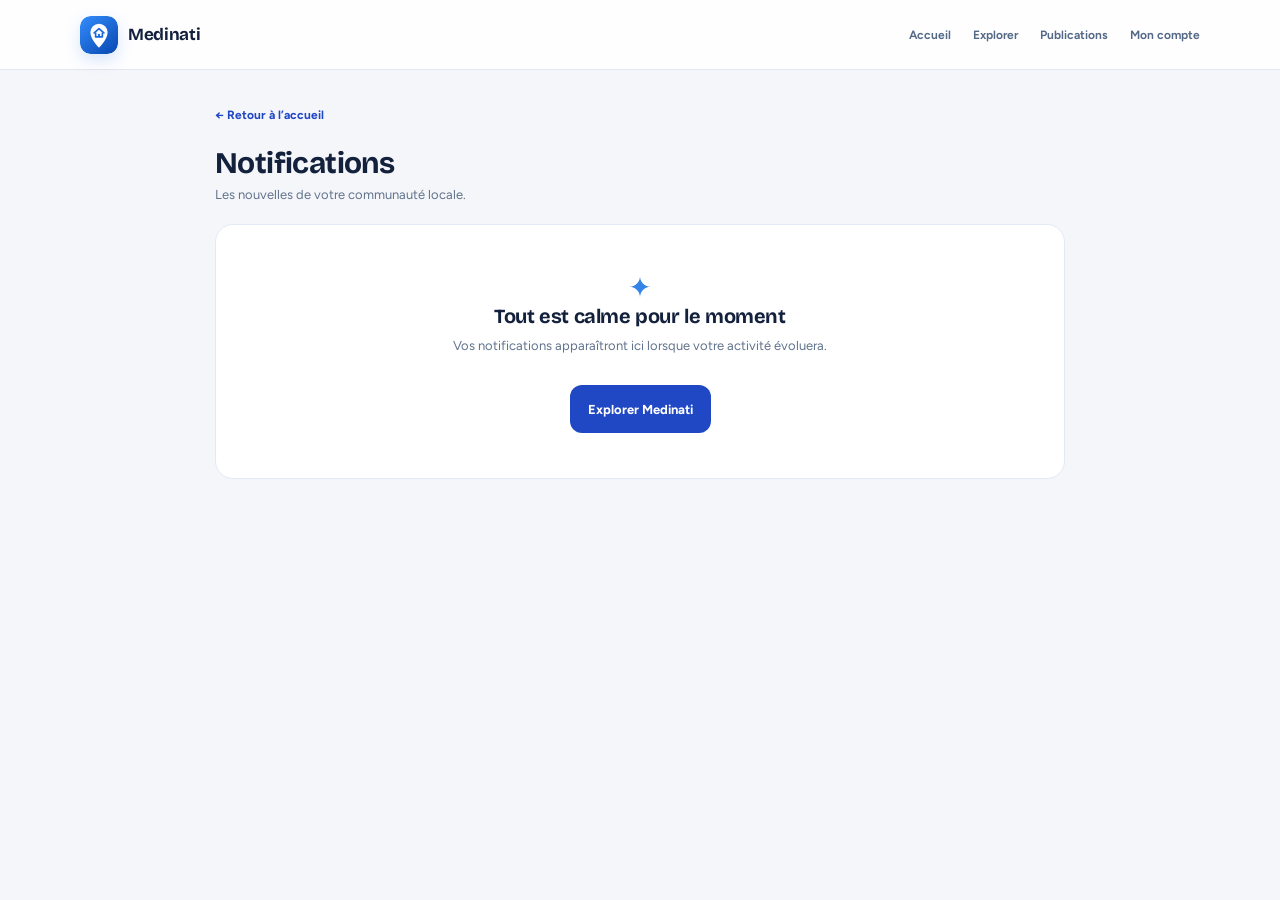
<file: notifications.html>
<!doctype html>
<html lang="fr">
<head>
  <meta charset="utf-8">
  <meta name="viewport" content="width=device-width, initial-scale=1">
  <meta name="theme-color" content="#0b4db8">
  <title>Notifications | Medinati</title>
  <link rel="icon" href="medinati-logo.svg" type="image/svg+xml">
  <link rel="stylesheet" href="style.css">
</head>
<body class="app-page">
  <header class="app-topbar">
    <a class="app-brand" href="home.html"><img src="medinati-logo.svg" alt="" class="brand-symbol brand-symbol-small"><strong>Medinati</strong></a>
    <nav aria-label="Navigation principale">
      <a href="home.html">Accueil</a>
      <a href="recherche.html">Explorer</a>
      <a href="nouvelle.html">Publications</a>
      <a href="account.html">Mon compte</a>
    </nav>
  </header>

  <main class="notifications-wrap">
    <a href="home.html" class="detail-back">← Retour à l’accueil</a>
    <div class="notifications-heading">
      <div>
        <p class="auth-kicker">VOTRE ESPACE</p>
        <h1>Notifications</h1>
        <p>Les nouvelles de votre communauté locale.</p>
      </div>
      <div class="notifications-tools">
        <button type="button" id="markAllRead" class="detail-save">Tout marquer comme lu</button>
        <button type="button" id="clearAll" class="detail-save">Tout effacer</button>
      </div>
    </div>
    <p class="form-notice" id="notificationsOff" hidden>Les notifications sont désactivées. <a href="account.html#preferences">Les réactiver dans mon compte</a></p>
    <div id="notificationList" class="notification-list" aria-live="polite"></div>
  </main>

  <script src="app.js"></script>
  <script src="js/notifications.js"></script>
</body>
</html>
</file>
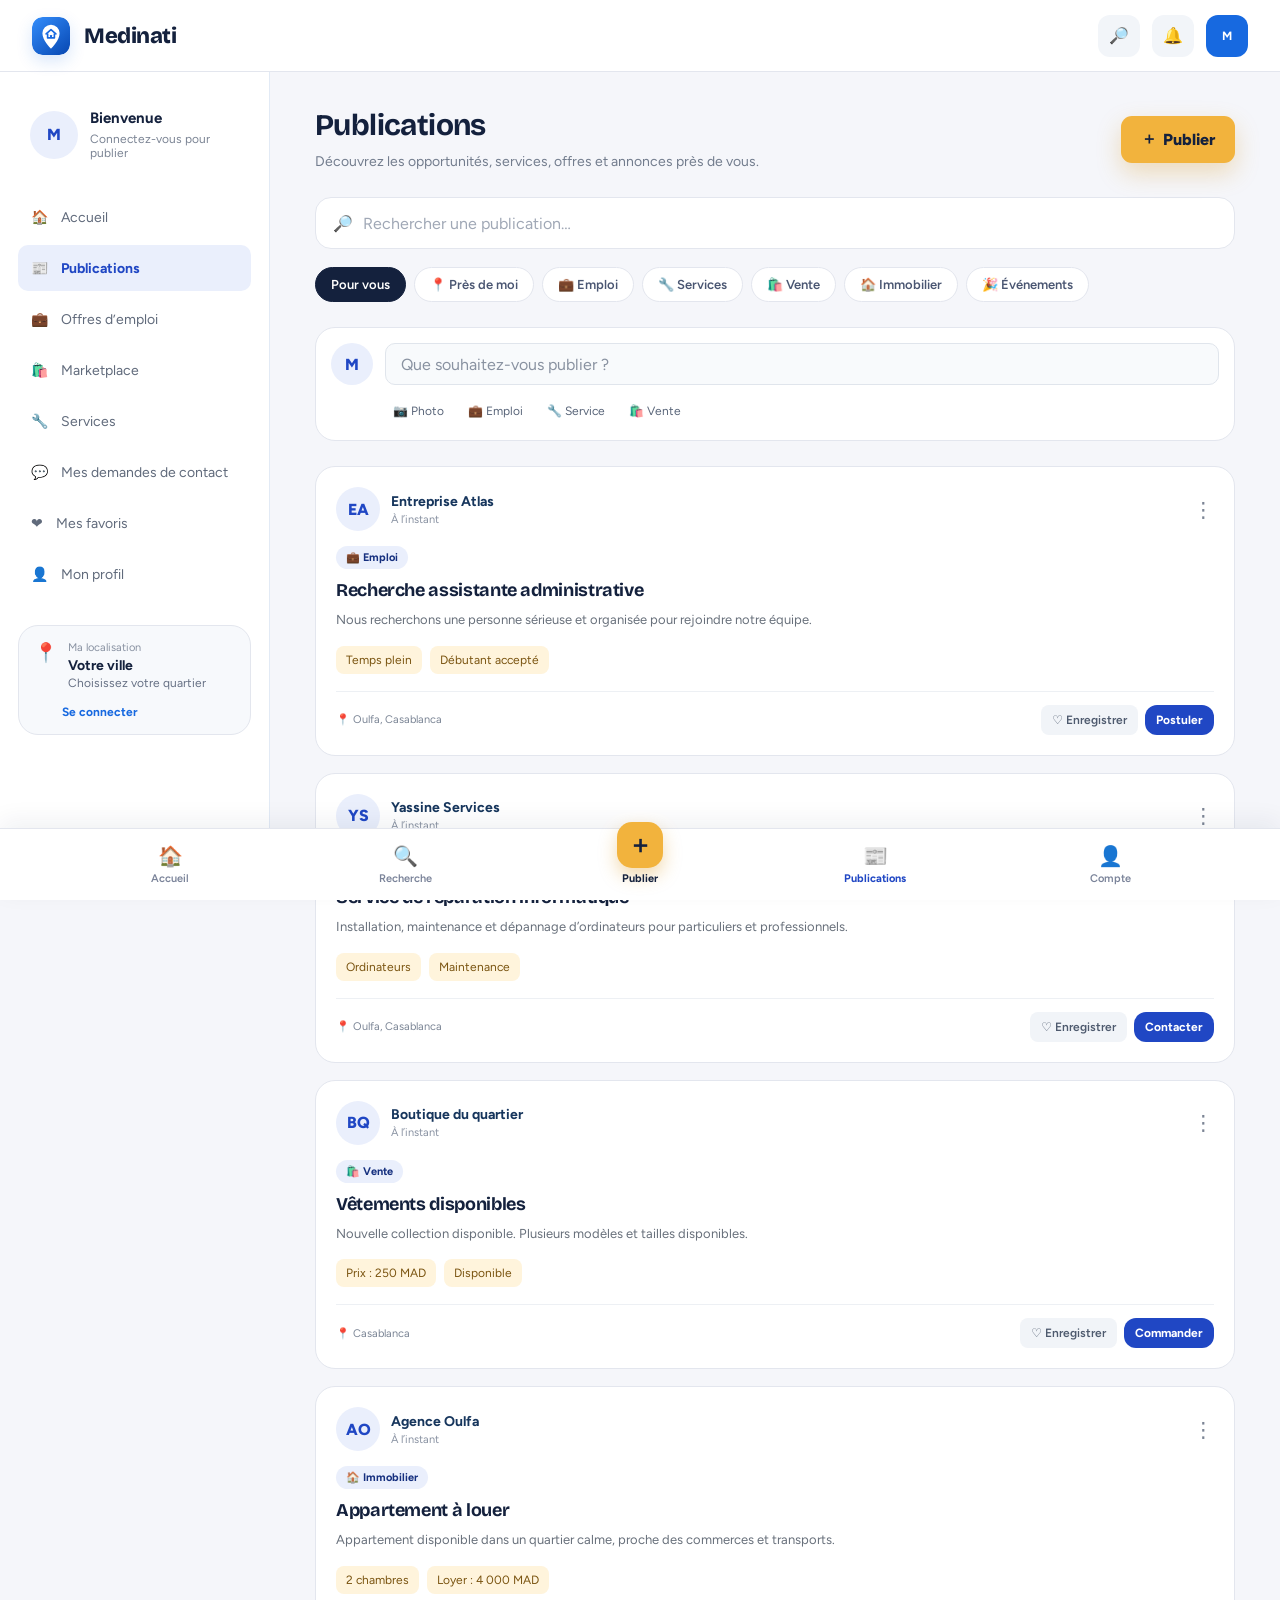
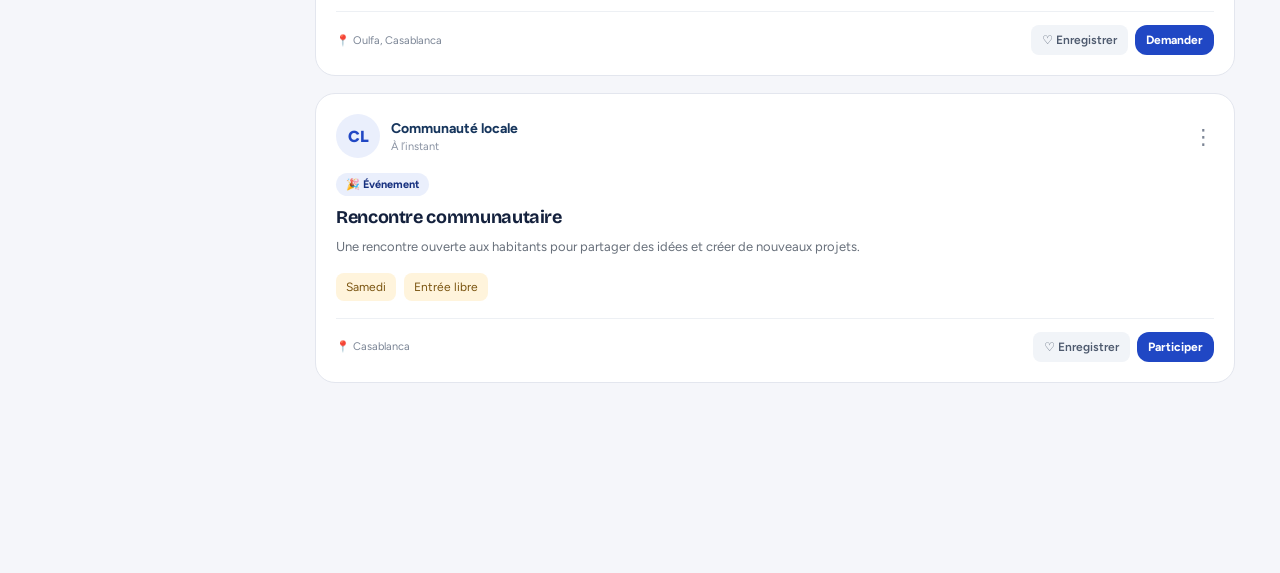
<file: nouvelle.html>
<!DOCTYPE html>
<html lang="fr">
<head>
    <meta charset="UTF-8">
    <meta name="viewport" content="width=device-width, initial-scale=1.0">
    <meta name="theme-color" content="#0b4db8">
    <meta name="description" content="Les annonces, services et opportunités publiés par les habitants de votre quartier.">
    <title>Publications | Medinati</title>

    <link rel="icon" href="medinati-logo.svg" type="image/svg+xml">
    <link rel="stylesheet" href="style.css">
</head>

<body>

<!-- ================= EN-TÊTE ================= -->

<header class="top-header">

    <a class="brand" href="home.html">
        <img src="medinati-logo.svg" alt="" class="brand-symbol brand-symbol-small">
        <span>Medinati</span>
    </a>

    <div class="header-actions">

        <button type="button" class="header-btn" id="searchPublication" aria-label="Rechercher une publication">🔎</button>

        <a class="header-btn notification" href="notifications.html" aria-label="Notifications">
            <span aria-hidden="true">🔔</span>
            <span class="notification-count" data-badge="notifications" hidden></span>
        </a>

        <a class="profile-mini" href="account.html" aria-label="Mon compte">
            <span data-user-initials>M</span>
        </a>

    </div>

</header>


<div class="page-layout">

<!-- ================= BARRE LATÉRALE ================= -->

<aside class="sidebar">

    <div class="user-card">
        <div class="avatar large" aria-hidden="true"><span data-user-initials>M</span></div>
        <div>
            <strong id="sidebarName">Bienvenue</strong>
            <small id="sidebarPlace">Votre quartier</small>
        </div>
    </div>

    <nav class="side-menu" aria-label="Menu des publications">
        <a href="home.html">🏠 <span>Accueil</span></a>
        <a class="active" href="nouvelle.html" aria-current="page">📰 <span>Publications</span></a>
        <a href="recherche.html?categorie=emploi">💼 <span>Offres d’emploi</span></a>
        <a href="recherche.html?categorie=marketplace">🛍️ <span>Marketplace</span></a>
        <a href="recherche.html?categorie=services">🔧 <span>Services</span></a>
        <a href="messages.html">💬 <span>Mes demandes de contact</span> <b data-badge="messages" hidden></b></a>
        <a href="favoris.html">❤️ <span>Mes favoris</span> <b data-badge="saved" hidden></b></a>
        <a href="account.html">👤 <span>Mon profil</span></a>
    </nav>

    <div class="location-card">
        <span aria-hidden="true">📍</span>
        <div>
            <small>Ma localisation</small>
            <strong id="locationCity">Votre ville</strong>
            <p id="locationDistrict">Votre quartier</p>
        </div>
        <a id="changeLocation" href="account.html#localisation">Modifier</a>
    </div>

</aside>


<!-- ================= CONTENU ================= -->

<main class="main-content">

    <section class="page-title">
        <div>
            <h1>Publications</h1>
            <p>Découvrez les opportunités, services, offres et annonces près de vous.</p>
        </div>
        <button type="button" class="publish-main" id="openPublish"><span aria-hidden="true">＋</span> Publier</button>
    </section>


    <!-- RECHERCHE -->
    <div class="publication-search" role="search">
        <span aria-hidden="true">🔎</span>
        <input type="search" id="publicationSearchInput" placeholder="Rechercher une publication…" aria-label="Rechercher une publication">
    </div>


    <!-- FILTRES -->
    <div class="feed-tabs" role="group" aria-label="Filtrer les publications">
        <button type="button" class="tab active" data-filter="all" aria-pressed="true">Pour vous</button>
        <button type="button" class="tab" data-filter="nearby" aria-pressed="false">📍 Près de moi</button>
        <button type="button" class="tab" data-filter="mine" data-tab-mine aria-pressed="false" hidden>✍️ Mes publications</button>
        <button type="button" class="tab" data-filter="emploi" aria-pressed="false">💼 Emploi</button>
        <button type="button" class="tab" data-filter="service" aria-pressed="false">🔧 Services</button>
        <button type="button" class="tab" data-filter="vente" aria-pressed="false">🛍️ Vente</button>
        <button type="button" class="tab" data-filter="immobilier" aria-pressed="false">🏠 Immobilier</button>
        <button type="button" class="tab" data-filter="evenement" aria-pressed="false">🎉 Événements</button>
    </div>


    <!-- PUBLICATION RAPIDE -->
    <section class="quick-publish">
        <div class="avatar" aria-hidden="true"><span data-user-initials>M</span></div>
        <button type="button" id="quickPublish">Que souhaitez-vous publier ?</button>
        <div class="quick-actions">
            <button type="button">📷 Photo</button>
            <button type="button" data-type="emploi">💼 Emploi</button>
            <button type="button" data-type="service">🔧 Service</button>
            <button type="button" data-type="vente">🛍️ Vente</button>
        </div>
    </section>


    <!-- FIL -->
    <section id="publicationFeed" class="publication-feed" aria-live="polite"></section>

</main>

</div>


<!-- FENÊTRE : CHOIX DU TYPE DE PUBLICATION -->
<div class="modal hidden" id="publishModal" aria-hidden="true">
    <div class="modal-box publish-modal" role="dialog" aria-modal="true" aria-labelledby="publishTitle">
        <button type="button" class="close" data-close-modal aria-label="Fermer">×</button>
        <h2 id="publishTitle">Créer une publication</h2>
        <p class="modal-subtitle">Que souhaitez-vous proposer ou partager ? Vous pourrez ajouter une photo.</p>
        <div class="publication-types" id="publicationTypes"></div>
    </div>
</div>


<!-- FENÊTRE : FORMULAIRE DE PUBLICATION -->
<div class="modal hidden" id="formModal" aria-hidden="true">
    <div class="modal-box publish-form-box" role="dialog" aria-modal="true" aria-labelledby="formTitle">
        <button type="button" class="close" data-close-modal aria-label="Fermer">×</button>
        <div id="formContent"></div>
    </div>
</div>


<!-- FENÊTRE : ACTION SUR UNE PUBLICATION -->
<div class="modal hidden" id="actionModal" aria-hidden="true">
    <div class="modal-box" role="dialog" aria-modal="true" aria-labelledby="actionTitle">
        <button type="button" class="close" data-close-modal aria-label="Fermer">×</button>
        <div id="actionContent"></div>
    </div>
</div>


<!-- MENU DU BAS -->
<nav class="bottom-nav" aria-label="Navigation principale">
    <a href="home.html" class="nav-item"><span aria-hidden="true">🏠</span><small>Accueil</small></a>
    <a href="recherche.html" class="nav-item"><span aria-hidden="true">🔍</span><small>Recherche</small></a>
    <a href="nouvelle.html?publier=1" class="nav-item nav-publish"><span aria-hidden="true">＋</span><small>Publier</small></a>
    <a href="nouvelle.html" class="nav-item active" aria-current="page"><span aria-hidden="true">📰</span><small>Publications</small></a>
    <a href="account.html" class="nav-item"><span aria-hidden="true">👤</span><small>Compte</small></a>
</nav>

<script src="app.js"></script>
<script src="js/publications.js"></script>

</body>
</html>
</file>
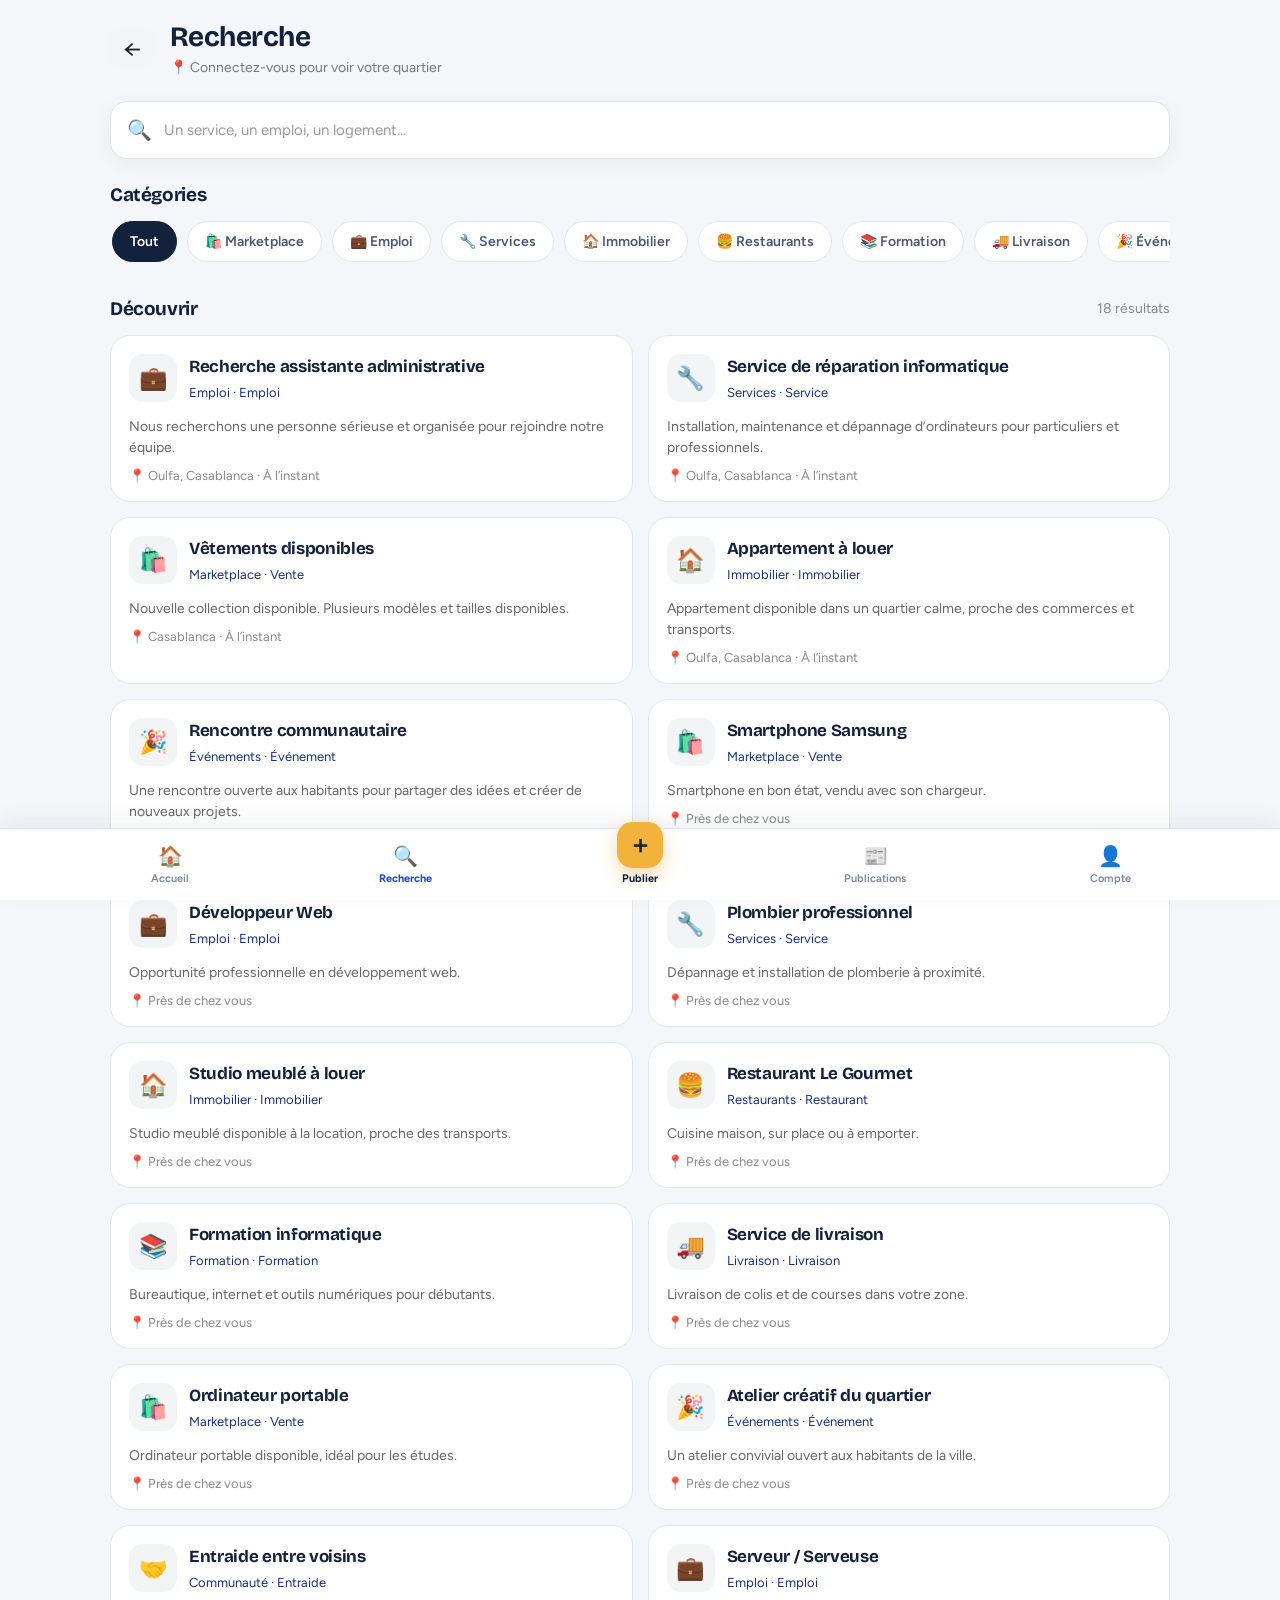
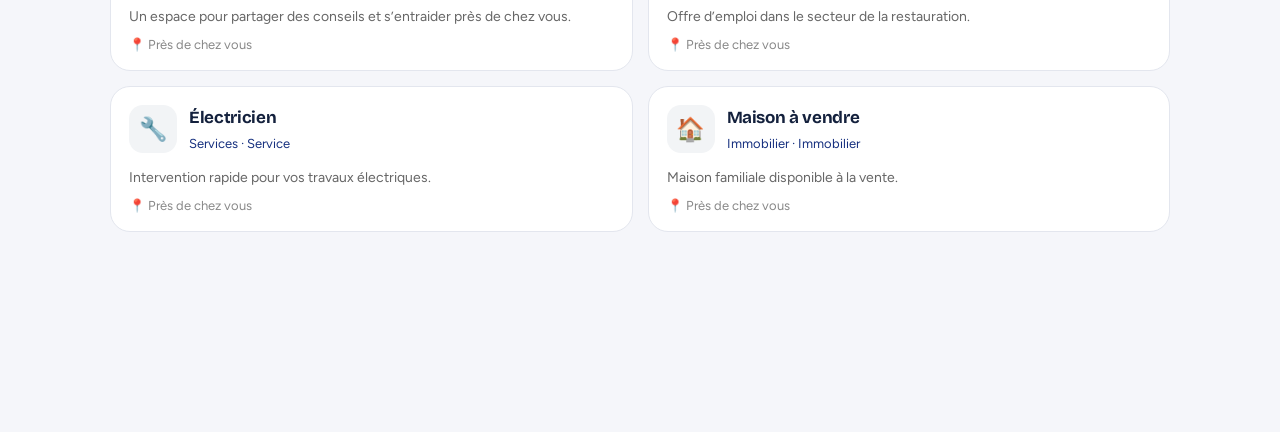
<file: recherche.html>
<!DOCTYPE html>
<html lang="fr">

<head>
    <meta charset="UTF-8">
    <meta name="viewport" content="width=device-width, initial-scale=1.0">
    <meta name="theme-color" content="#0b4db8">
    <meta name="description" content="Trouvez un service, un emploi, un logement ou un bon plan près de chez vous sur Medinati.">
    <title>Recherche | Medinati</title>

    <link rel="icon" href="medinati-logo.svg" type="image/svg+xml">
    <link rel="stylesheet" href="style.css">
</head>

<body>

    <main class="search-page">

        <!-- EN-TÊTE -->
        <header class="search-header">
            <a href="home.html" class="back-button" aria-label="Retour à l’accueil">←</a>
            <div>
                <h1>Recherche</h1>
                <p id="searchLocation">📍 Votre localisation</p>
            </div>
        </header>


        <!-- BARRE DE RECHERCHE -->
        <section class="search-section" role="search">
            <div class="search-box">
                <span aria-hidden="true">🔍</span>
                <input
                    type="search"
                    id="searchInput"
                    placeholder="Un service, un emploi, un logement…"
                    aria-label="Rechercher sur Medinati"
                    autocomplete="off"
                    enterkeyhint="search"
                >
                <button type="button" id="clearSearch" class="clear-button" aria-label="Effacer la recherche" hidden>×</button>
            </div>
        </section>


        <!-- CATEGORIES -->
        <section class="filter-section" aria-labelledby="filtersTitle">
            <h2 id="filtersTitle">Catégories</h2>
            <div class="filter-list">
                <button type="button" class="filter active" data-category="all" aria-pressed="true">Tout</button>
                <button type="button" class="filter" data-category="marketplace" aria-pressed="false">🛍️ Marketplace</button>
                <button type="button" class="filter" data-category="emploi" aria-pressed="false">💼 Emploi</button>
                <button type="button" class="filter" data-category="services" aria-pressed="false">🔧 Services</button>
                <button type="button" class="filter" data-category="immobilier" aria-pressed="false">🏠 Immobilier</button>
                <button type="button" class="filter" data-category="restaurant" aria-pressed="false">🍔 Restaurants</button>
                <button type="button" class="filter" data-category="formation" aria-pressed="false">📚 Formation</button>
                <button type="button" class="filter" data-category="livraison" aria-pressed="false">🚚 Livraison</button>
                <button type="button" class="filter" data-category="evenement" aria-pressed="false">🎉 Événements</button>
                <button type="button" class="filter" data-category="communaute" aria-pressed="false">🤝 Communauté</button>
            </div>
        </section>


        <!-- RECHERCHES RECENTES -->
        <section class="recent-searches" id="recentSearchesSection" hidden>
            <div class="section-header">
                <h2>Recherches récentes</h2>
                <button type="button" id="clearHistory">Effacer</button>
            </div>
            <div id="recentSearches" class="recent-list"></div>
        </section>


        <!-- RESULTATS -->
        <section class="results-section" aria-live="polite">
            <div class="section-header">
                <h2 id="resultsTitle">Découvrir</h2>
                <span id="resultsCount">0 résultat</span>
            </div>

            <div id="resultsList" class="results-list"></div>

            <div id="emptyState" class="empty-state" hidden>
                <div aria-hidden="true">🔎</div>
                <h3>Aucun résultat</h3>
                <p>Essayez un autre mot ou une autre catégorie… ou publiez vous-même ce que vous cherchez.</p>
                <a class="detail-contact" href="nouvelle.html?publier=1">＋ Publier une annonce</a>
            </div>
        </section>

    </main>


    <!-- MENU BAS -->
    <nav class="bottom-nav" aria-label="Navigation principale">
        <a href="home.html" class="nav-item"><span aria-hidden="true">🏠</span><small>Accueil</small></a>
        <a href="recherche.html" class="nav-item active" aria-current="page"><span aria-hidden="true">🔍</span><small>Recherche</small></a>
        <a href="nouvelle.html?publier=1" class="nav-item nav-publish"><span aria-hidden="true">＋</span><small>Publier</small></a>
        <a href="nouvelle.html" class="nav-item"><span aria-hidden="true">📰</span><small>Publications</small></a>
        <a href="account.html" class="nav-item"><span aria-hidden="true">👤</span><small>Compte</small></a>
    </nav>

    <script src="app.js"></script>
    <script src="js/recherche.js"></script>

</body>

</html>
</file>
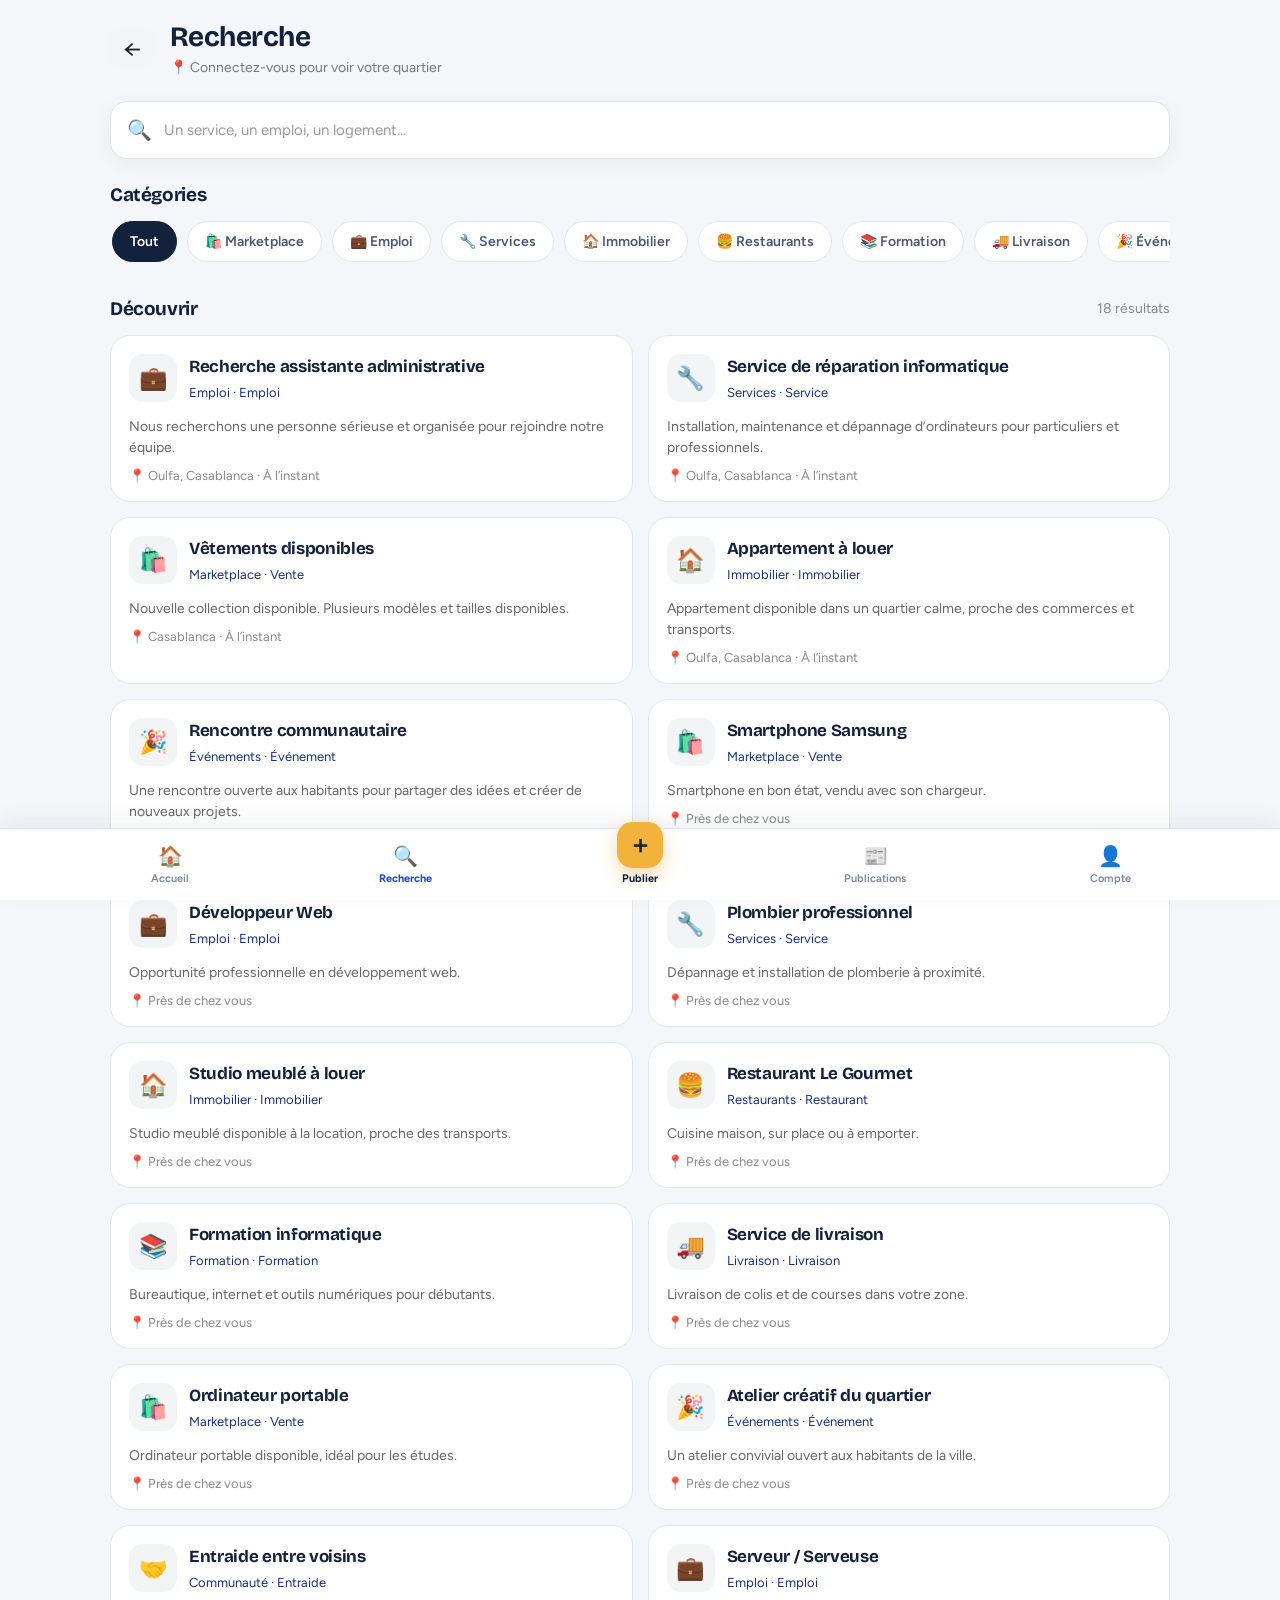
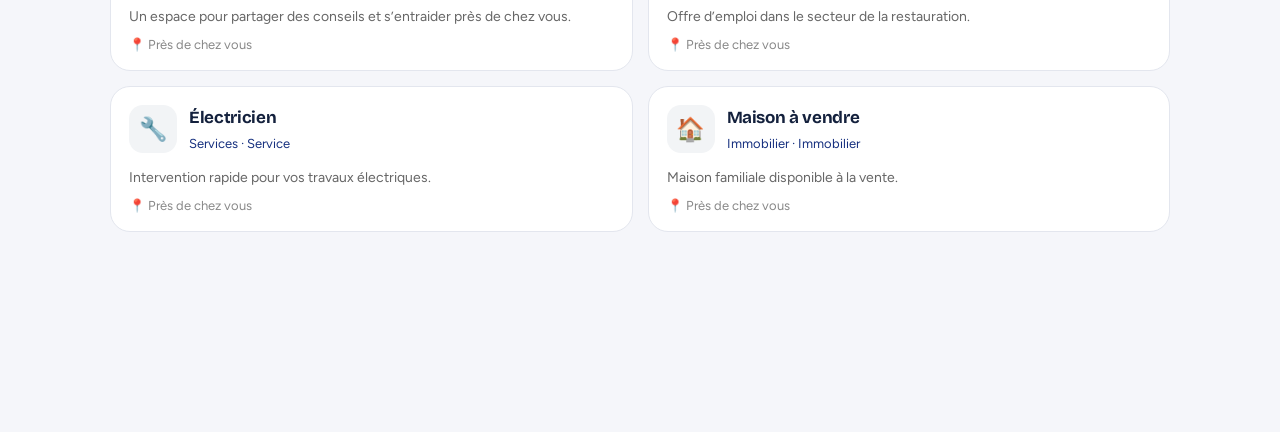
<file: resultat.html>
<!DOCTYPE html>
<html lang="fr">
<head>
    <meta charset="UTF-8">
    <meta name="viewport" content="width=device-width, initial-scale=1.0">
    <meta name="robots" content="noindex">
    <title>Résultats | Medinati</title>
    <link rel="icon" href="medinati-logo.svg" type="image/svg+xml">
    <!-- Les résultats sont désormais affichés directement sur la page Recherche.
         Cette page redirige les anciens liens en gardant la recherche demandée. -->
    <meta http-equiv="refresh" content="0; url=recherche.html">
    <script>location.replace("recherche.html" + location.search);</script>
</head>
<body>
    <p><a href="recherche.html">Voir les résultats de recherche</a></p>
</body>
</html>
</file>
<file: style.css>
@import url('https://fonts.googleapis.com/css2?family=Bricolage+Grotesque:opsz,wght@12..96,500;12..96,700;12..96,800&family=Figtree:wght@400;500;600;700&display=swap');

/* =========================================================
   MEDINATI — INSCRIPTION
========================================================= */

* {
    margin: 0;
    padding: 0;
    box-sizing: border-box;
}
.card {
    width: 100%;
    max-width: 500px;
}

:root {
    --primary: #1f6feb;
    --primary-dark: #1557bd;
    --text: #172033;
    --muted: #718096;
    --border: #e1e7ef;
    --background: #f5f7fb;
    --white: #ffffff;
    --success: #20a66a;
}

body {
    font-family: Arial, Helvetica, sans-serif;
    background: var(--background);
    color: var(--text);
    min-height: 100vh;
}

/* PAGE */

.page {
    min-height: 100vh;
    display: flex;
    align-items: center;
    justify-content: center;
    padding: 35px 18px;
}

/* CARD */

.register-card {
    width: 100%;
    max-width: 650px;
    background: var(--white);
    border: 1px solid #e7ebf1;
    border-radius: 24px;
    padding: 35px;
    box-shadow: 0 20px 55px rgba(20, 35, 60, 0.08);
}

/* LOGO */

.logo-container {
    display: flex;
    justify-content: center;
    margin-bottom: 20px;
}

.logo {
    width: 85px;
    height: 85px;
    object-fit: contain;
    border-radius: 18px;
}

/* HEADING */

.heading {
    text-align: center;
    margin-bottom: 30px;
}

.heading h1 {
    font-size: 29px;
    margin-bottom: 10px;
}

.heading p {
    color: var(--muted);
    line-height: 1.6;
    font-size: 15px;
}

/* PROGRESS */

.progress {
    display: flex;
    align-items: center;
    justify-content: center;
    margin: 25px 0 35px;
}

.progress-step {
    display: flex;
    flex-direction: column;
    align-items: center;
    gap: 7px;
    min-width: 75px;
}

.progress-step span {
    width: 38px;
    height: 38px;
    border-radius: 50%;
    background: #edf1f6;
    color: #7b8797;
    display: flex;
    align-items: center;
    justify-content: center;
    font-weight: bold;
}

.progress-step small {
    color: #7b8797;
    font-size: 12px;
}

.progress-step.active span {
    background: var(--primary);
    color: white;
}

.progress-step.active small {
    color: var(--primary);
    font-weight: 600;
}

.progress-line {
    width: 75px;
    height: 2px;
    background: #e4e8ee;
    margin-bottom: 24px;
}

/* FORM */

.form-step {
    display: none;
}

.form-step.active-step {
    display: block;
    animation: fadeIn .25s ease;
}

@keyframes fadeIn {
    from {
        opacity: 0;
        transform: translateY(8px);
    }

    to {
        opacity: 1;
        transform: translateY(0);
    }
}

/* FORM GROUP */

.form-group {
    margin-bottom: 20px;
}

.form-group label {
    display: block;
    margin-bottom: 8px;
    font-weight: 600;
    font-size: 14px;
}

.form-group input,
.form-group select {
    width: 100%;
    height: 50px;
    padding: 0 14px;
    border: 1px solid var(--border);
    border-radius: 12px;
    outline: none;
    background: white;
    color: var(--text);
    transition: .2s;
}

.form-group input::placeholder {
    color: #9aa4b2;
}

.form-group input:focus,
.form-group select:focus {
    border-color: var(--primary);
    box-shadow: 0 0 0 3px rgba(31, 111, 235, .10);
}

.form-group select:disabled {
    background: #f2f4f7;
    color: #9aa3af;
    cursor: not-allowed;
}

/* STEP TITLE */

.step-title {
    margin-bottom: 25px;
}

.step-title h2 {
    font-size: 23px;
    margin-bottom: 7px;
}

.step-title p {
    color: var(--muted);
    font-size: 14px;
}

/* BUTTONS */

.btn {
    height: 50px;
    border-radius: 12px;
    padding: 0 20px;
    border: none;
    cursor: pointer;
    font-weight: 600;
    transition: .2s;
}

.btn.primary {
    background: var(--primary);
    color: white;
}

.btn.primary:hover {
    background: var(--primary-dark);
    transform: translateY(-1px);
}

.btn.secondary {
    background: #f0f3f7;
    color: #344054;
}

.btn.secondary:hover {
    background: #e7ebf0;
}

#nextStep1,
#createAccount {
    width: 100%;
    margin-top: 8px;
}

/* BUTTON ROW */

.button-row {
    display: flex;
    gap: 12px;
    margin-top: 25px;
}

.button-row .btn {
    flex: 1;
}

/* SUCCESS */

.success-icon {
    width: 70px;
    height: 70px;
    border-radius: 50%;
    background: #e5f7ef;
    color: var(--success);
    display: flex;
    align-items: center;
    justify-content: center;
    font-size: 35px;
    font-weight: bold;
    margin: 0 auto 20px;
}

#step3 {
    text-align: center;
}

#step3 h2 {
    font-size: 25px;
    margin-bottom: 8px;
}

.summary-text {
    color: var(--muted);
    line-height: 1.5;
    margin-bottom: 22px;
}

/* SUMMARY */

.summary-box {
    background: #f7f9fc;
    border: 1px solid #e6eaf0;
    border-radius: 15px;
    padding: 18px;
    text-align: left;
}

.summary-box div {
    display: flex;
    gap: 10px;
    padding: 12px 0;
    border-bottom: 1px solid #e5e9ef;
}

.summary-box div:last-child {
    border-bottom: none;
}

.summary-box strong {
    min-width: 105px;
}

.summary-box span {
    color: #657286;
    word-break: break-word;
}

/* ERROR */

.input-error {
    border-color: #e05252 !important;
    box-shadow: 0 0 0 3px rgba(224, 82, 82, .08) !important;
}

.error-message {
    color: #d64545;
    font-size: 12px;
    margin-top: 6px;
}

/* RESPONSIVE */

@media (max-width: 600px) {

    .page {
        padding: 15px;
        align-items: flex-start;
    }

    .register-card {
        margin-top: 10px;
        padding: 25px 18px;
        border-radius: 20px;
    }

    .heading h1 {
        font-size: 24px;
    }

    .heading p {
        font-size: 14px;
    }

    .progress-step {
        min-width: 65px;
    }

    .progress-line {
        width: 35px;
    }

    .progress-step span {
        width: 34px;
        height: 34px;
    }

    .button-row {
        flex-direction: column;
    }

    .button-row .btn {
        width: 100%;
    }
}



@media (max-width: 380px) {

    .register-card {
        padding: 22px 14px;
    }

    .progress-line {
        width: 20px;
    }

    .progress-step small {
        font-size: 10px;
    }
}

/* ================================
   MEDINATI — HOME
================================ */

* {
    margin: 0;
    padding: 0;
    box-sizing: border-box;
}

body {
    font-family: Arial, Helvetica, sans-serif;
    background: #f6f7f9;
    color: #1f2937;
}

a {
    text-decoration: none;
    color: inherit;
}

button,
input {
    font: inherit;
}

/* ================================
   PAGE
================================ */

.home-page {
    width: 100%;
    max-width: 1180px;
    margin: auto;
    padding: 22px 28px 110px;
}

/* ================================
   TOPBAR
================================ */

.topbar {
    display: flex;
    align-items: center;
    justify-content: space-between;
    margin-bottom: 24px;
}

.brand {
    display: flex;
    align-items: center;
    gap: 13px;
}

.home-logo {
    width: 58px;
    height: 58px;
    object-fit: contain;
}

.brand-info h2 {
    font-size: 22px;
    font-weight: 800;
    color: #111827;
    margin-bottom: 4px;
}

.location-button {
    border: none;
    background: transparent;
    padding: 0;
    cursor: pointer;
    display: flex;
    align-items: center;
    gap: 5px;
    color: #6b7280;
    font-size: 13px;
}

.location-button:hover {
    color: #111827;
}

.top-actions {
    display: flex;
    align-items: center;
    gap: 10px;
}

.top-icon {
    width: 44px;
    height: 44px;
    border-radius: 14px;
    background: white;
    display: flex;
    justify-content: center;
    align-items: center;
    font-size: 19px;
    box-shadow: 0 4px 15px rgba(0,0,0,0.05);
    position: relative;
    transition: 0.2s;
}

.top-icon:hover {
    transform: translateY(-2px);
}

/* notification */

.notification-count {
    position: absolute;
    top: -4px;
    right: -4px;
    min-width: 18px;
    height: 18px;
    padding: 0 5px;
    border-radius: 20px;
    background: #ef4444;
    color: white;
    font-size: 10px;
    display: flex;
    justify-content: center;
    align-items: center;
}

/* ================================
   SEARCH
================================ */

.home-search {
    margin-bottom: 30px;
}

.search-box {
    background: white;
    border-radius: 18px;
    min-height: 58px;
    display: flex;
    align-items: center;
    padding: 7px 8px 7px 18px;
    box-shadow: 0 6px 25px rgba(0,0,0,0.06);
    border: 1px solid #eef0f3;
}

.search-icon {
    font-size: 20px;
    margin-right: 10px;
}

.search-box input {
    flex: 1;
    border: none;
    outline: none;
    color: #333;
    font-size: 15px;
    background: transparent;
}

.search-box input::placeholder {
    color: #9ca3af;
}

.search-submit {
    border: none;
    background: #111827;
    color: white;
    padding: 13px 21px;
    border-radius: 13px;
    cursor: pointer;
    font-weight: 600;
    transition: 0.2s;
}

.search-submit:hover {
    background: #000;
    transform: translateY(-1px);
}

/* ================================
   WELCOME
================================ */

.welcome {
    background: linear-gradient(135deg, #111827, #374151);
    border-radius: 25px;
    padding: 30px;
    margin-bottom: 25px;
    color: white;
    position: relative;
    overflow: hidden;
}

.welcome::after {
    content: "";
    position: absolute;
    width: 180px;
    height: 180px;
    border-radius: 50%;
    background: rgba(255,255,255,0.06);
    right: -50px;
    top: -70px;
}

.welcome-small {
    font-size: 13px;
    opacity: 0.7;
    margin-bottom: 7px;
}

.welcome h1 {
    font-size: 30px;
    margin-bottom: 8px;
}

.welcome-description {
    font-size: 14px;
    opacity: 0.8;
}

/* ================================
   QUICK ACTIONS
================================ */

.quick-actions {
    display: grid;
    grid-template-columns: repeat(3, 1fr);
    gap: 15px;
    margin-bottom: 35px;
}

.quick-card {
    background: white;
    border: 1px solid #eef0f3;
    border-radius: 18px;
    padding: 17px;
    display: flex;
    align-items: center;
    gap: 13px;
    transition: 0.2s;
}

.quick-card:hover {
    transform: translateY(-3px);
    box-shadow: 0 10px 25px rgba(0,0,0,0.07);
}

.quick-icon {
    width: 45px;
    height: 45px;
    border-radius: 14px;
    background: #f3f4f6;
    display: flex;
    justify-content: center;
    align-items: center;
    font-size: 20px;
}

.quick-card strong {
    display: block;
    font-size: 14px;
    margin-bottom: 4px;
}

.quick-card small {
    color: #8a8f98;
    font-size: 12px;
}

/* ================================
   TITRES SECTIONS
================================ */

.section-title {
    display: flex;
    align-items: flex-end;
    justify-content: space-between;
    margin-bottom: 18px;
}

.section-title p {
    font-size: 12px;
    color: #8b929c;
    margin-bottom: 4px;
}

.section-title h2 {
    font-size: 22px;
    color: #111827;
}

.section-title > a {
    font-size: 13px;
    font-weight: 600;
    color: #4b5563;
}

/* ================================
   CATEGORIES
================================ */

.categories {
    margin-bottom: 38px;
}

.category-grid {
    display: grid;
    grid-template-columns: repeat(5, 1fr);
    gap: 14px;
}

.category-card {
    background: white;
    border: 1px solid #edf0f2;
    border-radius: 20px;
    padding: 20px 15px;
    min-height: 145px;
    display: flex;
    flex-direction: column;
    justify-content: center;
    align-items: center;
    text-align: center;
    transition: 0.25s;
}

.category-card:hover {
    transform: translateY(-5px);
    box-shadow: 0 12px 28px rgba(0,0,0,0.08);
}

.category-icon {
    width: 58px;
    height: 58px;
    border-radius: 18px;
    background: #f5f6f8;
    display: flex;
    justify-content: center;
    align-items: center;
    font-size: 27px;
    margin-bottom: 12px;
}

.category-card strong {
    font-size: 14px;
    color: #20242a;
    margin-bottom: 5px;
}

.category-card small {
    color: #9298a1;
    font-size: 11px;
}

/* ================================
   PUBLICATIONS
================================ */

.recent-section {
    margin-bottom: 35px;
}

#publicationsList {
    display: grid;
    gap: 16px;
}

.publication-card {
    background: white;
    border: 1px solid #edf0f2;
    border-radius: 21px;
    padding: 20px;
    box-shadow: 0 5px 18px rgba(0,0,0,0.03);
}

.publication-header {
    display: flex;
    align-items: center;
    gap: 11px;
    margin-bottom: 18px;
}

.publication-avatar {
    width: 43px;
    height: 43px;
    border-radius: 50%;
    background: #111827;
    color: white;
    display: flex;
    justify-content: center;
    align-items: center;
    font-weight: bold;
}

.publication-user {
    flex: 1;
}

.publication-user strong {
    display: block;
    font-size: 14px;
}

.publication-user small {
    display: block;
    color: #9298a1;
    font-size: 11px;
    margin-top: 3px;
}

.more-button {
    border: none;
    background: transparent;
    font-size: 22px;
    color: #8b929c;
    cursor: pointer;
}

.publication-card h3 {
    font-size: 17px;
    margin-bottom: 8px;
}

.publication-card > p {
    color: #68707b;
    font-size: 13px;
    line-height: 1.6;
}

.publication-footer {
    display: flex;
    justify-content: space-between;
    align-items: center;
    margin-top: 18px;
    padding-top: 14px;
    border-top: 1px solid #f0f1f3;
    font-size: 12px;
    color: #8b929c;
}

.publication-share {
    border: none;
    background: #f3f4f6;
    padding: 8px 13px;
    border-radius: 10px;
    cursor: pointer;
    font-size: 11px;
    font-weight: 600;
}

/* ================================
   ACCOUNT BANNER
================================ */

.account-banner {
    background: white;
    border: 1px solid #edf0f2;
    border-radius: 20px;
    padding: 18px;
    display: flex;
    align-items: center;
    gap: 14px;
    margin-bottom: 30px;
}

.account-banner-icon {
    width: 48px;
    height: 48px;
    border-radius: 15px;
    background: #f3f4f6;
    display: flex;
    justify-content: center;
    align-items: center;
    font-size: 21px;
}

.account-banner > div:nth-child(2) {
    flex: 1;
}

.account-banner strong {
    font-size: 14px;
}

.account-banner p {
    color: #9298a1;
    font-size: 12px;
    margin-top: 4px;
}

.account-banner a {
    font-size: 13px;
    font-weight: 600;
}

/* ================================
   FLOATING BUTTON
================================ */

.floating-button {
    position: fixed;
    right: 28px;
    bottom: 90px;
    width: 58px;
    height: 58px;
    border-radius: 50%;
    background: #111827;
    color: white;
    display: flex;
    justify-content: center;
    align-items: center;
    font-size: 28px;
    box-shadow: 0 10px 25px rgba(0,0,0,0.2);
    z-index: 50;
    transition: 0.2s;
}

.floating-button:hover {
    transform: scale(1.08);
}

/* ================================
   BOTTOM NAVIGATION
================================ */

.bottom-nav {
    position: fixed;
    bottom: 0;
    left: 0;
    right: 0;
    height: 72px;
    background: rgba(255,255,255,0.97);
    backdrop-filter: blur(15px);
    border-top: 1px solid #eceef1;
    display: flex;
    justify-content: center;
    align-items: center;
    gap: 55px;
    z-index: 40;
}

.nav-item {
    min-width: 55px;
    display: flex;
    flex-direction: column;
    align-items: center;
    justify-content: center;
    gap: 4px;
    color: #8c929b;
    transition: 0.2s;
}

.nav-item:hover,
.nav-item.active {
    color: #111827;
}

.nav-icon {
    font-size: 19px;
}

.nav-item small {
    font-size: 10px;
    font-weight: 600;
}

.center-nav {
    position: relative;
}

.nav-center-button {
    width: 47px;
    height: 47px;
    border-radius: 16px;
    background: #111827;
    color: white;
    display: flex;
    align-items: center;
    justify-content: center;
    font-size: 25px;
    box-shadow: 0 6px 15px rgba(0,0,0,0.18);
}

/* ================================
   TABLETTE
================================ */

@media (max-width: 900px) {

    .category-grid {
        grid-template-columns: repeat(3, 1fr);
    }

    .bottom-nav {
        gap: 30px;
    }
}

/* ================================
   MOBILE
================================ */

@media (max-width: 600px) {

    .home-page {
        padding: 15px 15px 105px;
    }

    .home-logo {
        width: 48px;
        height: 48px;
    }

    .brand-info h2 {
        font-size: 19px;
    }

    .top-icon {
        width: 40px;
        height: 40px;
    }

    .search-box {
        min-height: 52px;
    }

    .search-submit {
        padding: 11px 14px;
        font-size: 12px;
    }

    .welcome {
        padding: 24px;
        border-radius: 21px;
    }

    .welcome h1 {
        font-size: 25px;
    }

    .quick-actions {
        grid-template-columns: 1fr;
        gap: 10px;
    }

    .quick-card {
        padding: 13px;
    }

    .category-grid {
        grid-template-columns: repeat(3, 1fr);
        gap: 9px;
    }

    .category-card {
        min-height: 120px;
        padding: 12px 7px;
        border-radius: 16px;
    }

    .category-icon {
        width: 45px;
        height: 45px;
        font-size: 21px;
        border-radius: 14px;
        margin-bottom: 8px;
    }

    .category-card strong {
        font-size: 12px;
    }

    .category-card small {
        display: none;
    }

    .section-title h2 {
        font-size: 19px;
    }

    .bottom-nav {
        height: 68px;
        gap: 0;
        justify-content: space-around;
    }

    .nav-item {
        min-width: 55px;
    }

    .floating-button {
        right: 18px;
        bottom: 82px;
        width: 53px;
        height: 53px;
    }

    .account-banner {
        padding: 15px;
    }
}

/* ================================
   PETIT MOBILE
================================ */

@media (max-width: 380px) {

    .category-grid {
        grid-template-columns: repeat(2, 1fr);
    }

    .search-submit {
        display: none;
    }

    .welcome h1 {
        font-size: 22px;
    }
}
/* ================================
   PAGE RECHERCHE
================================ */

.search-page {
    max-width: 1100px;
    margin: 0 auto;
    padding: 20px 20px 110px;
}

/* ================================
   EN-TÊTE
================================ */

.search-header {
    display: flex;
    align-items: center;
    gap: 16px;
    margin-bottom: 25px;
}

.back-button {
    width: 44px;
    height: 44px;
    border-radius: 14px;
    display: flex;
    align-items: center;
    justify-content: center;
    text-decoration: none;
    font-size: 25px;
    background: #f3f5f7;
    color: #222;
    transition: 0.2s;
}

.back-button:hover {
    transform: translateX(-2px);
    background: #e9ecef;
}

.search-header h1 {
    margin: 0;
    font-size: 28px;
}

.search-header p {
    margin: 5px 0 0;
    color: #777;
    font-size: 14px;
}

/* ================================
   BARRE DE RECHERCHE
================================ */

.search-section {
    margin-bottom: 28px;
}

.search-section .search-box {
    display: flex;
    align-items: center;
    gap: 12px;
    background: #fff;
    border: 1px solid #e2e5e8;
    border-radius: 17px;
    padding: 5px 8px 5px 16px;
    min-height: 58px;
    box-shadow: 0 5px 20px rgba(0, 0, 0, 0.05);
}

.search-section .search-box > span {
    font-size: 20px;
}

#searchInput {
    flex: 1;
    border: none;
    outline: none;
    background: transparent;
    font-size: 16px;
    min-width: 0;
}

#searchInput::placeholder {
    color: #999;
}

.clear-button {
    border: none;
    background: #f1f3f5;
    width: 36px;
    height: 36px;
    border-radius: 50%;
    font-size: 22px;
    color: #666;
    cursor: pointer;
    display: none;
}

.clear-button:hover {
    background: #e4e7ea;
}

/* ================================
   CATEGORIES
================================ */

.filter-section {
    margin-bottom: 30px;
}

.filter-section h2,
.recent-searches h2,
.results-section h2 {
    margin: 0;
    font-size: 19px;
}

.filter-list {
    display: flex;
    gap: 10px;
    overflow-x: auto;
    padding: 15px 2px 5px;
    scrollbar-width: none;
}

.filter-list::-webkit-scrollbar {
    display: none;
}

.filter {
    border: 1px solid #e0e3e6;
    background: #fff;
    border-radius: 30px;
    padding: 11px 17px;
    white-space: nowrap;
    cursor: pointer;
    font-size: 14px;
    transition: 0.2s;
}

.filter:hover {
    transform: translateY(-1px);
}

.filter.active {
    background: #111;
    color: #fff;
    border-color: #111;
}

/* ================================
   SECTIONS
================================ */

.section-header {
    display: flex;
    align-items: center;
    justify-content: space-between;
    gap: 15px;
    margin-bottom: 15px;
}

.section-header > button {
    border: none;
    background: transparent;
    color: #777;
    cursor: pointer;
    font-size: 14px;
}

.section-header > button:hover {
    color: #111;
}

/* ================================
   RECHERCHES RECENTES
================================ */

.recent-searches {
    margin-bottom: 30px;
}

.recent-list {
    display: flex;
    flex-wrap: wrap;
    gap: 9px;
}

.recent-item {
    display: flex;
    align-items: center;
    gap: 8px;
    background: #f5f6f7;
    border-radius: 25px;
    padding: 9px 13px;
    cursor: pointer;
    border: none;
    font-size: 14px;
    color: #444;
}

.recent-item:hover {
    background: #e9ebed;
}

.recent-icon {
    font-size: 14px;
}

/* ================================
   RESULTATS
================================ */

.results-section {
    margin-top: 25px;
}

#resultsCount {
    color: #888;
    font-size: 14px;
}

.results-list {
    display: grid;
    grid-template-columns: repeat(2, minmax(0, 1fr));
    gap: 15px;
}

.result-card {
    background: #fff;
    border: 1px solid #e6e8eb;
    border-radius: 18px;
    padding: 17px;
    cursor: pointer;
    transition: 0.2s;
}

.result-card:hover {
    transform: translateY(-2px);
    box-shadow: 0 8px 25px rgba(0, 0, 0, 0.07);
}

.result-top {
    display: flex;
    align-items: center;
    gap: 12px;
}

.result-icon {
    width: 48px;
    height: 48px;
    border-radius: 14px;
    display: flex;
    align-items: center;
    justify-content: center;
    background: #f2f4f6;
    font-size: 23px;
    flex-shrink: 0;
}

.result-info {
    min-width: 0;
}

.result-info h3 {
    margin: 0 0 4px;
    font-size: 16px;
}

.result-category {
    color: #777;
    font-size: 13px;
}

.result-description {
    margin: 14px 0 10px;
    color: #666;
    line-height: 1.5;
    font-size: 14px;
}

.result-location {
    color: #888;
    font-size: 13px;
}

/* ================================
   ETAT VIDE
================================ */

.empty-state {
    text-align: center;
    padding: 55px 20px;
    color: #777;
}

.empty-state > div {
    font-size: 42px;
    margin-bottom: 12px;
}

.empty-state h3 {
    margin: 0 0 7px;
    color: #222;
}

.empty-state p {
    margin: 0;
    font-size: 14px;
}

/* ================================
   RESPONSIVE
================================ */

@media (max-width: 700px) {

    .search-page {
        padding: 15px 14px 105px;
    }

    .search-header h1 {
        font-size: 24px;
    }

    .results-list {
        grid-template-columns: 1fr;
    }

    .search-section .search-box {
        min-height: 54px;
    }
}

@media (max-width: 420px) {

    .search-header {
        gap: 11px;
    }

    .back-button {
        width: 40px;
        height: 40px;
    }

    .filter {
        padding: 10px 14px;
        font-size: 13px;
    }
}
/* =========================
   RESULTATS - MEDINATI
========================= */

* {
    box-sizing: border-box;
}

body {
    margin: 0;
    background: #f7f8fa;
    color: #202124;
    font-family: Arial, sans-serif;
    padding-bottom: 90px;
}

/* HEADER */

.header {
    height: 70px;
    background: #fff;
    display: flex;
    align-items: center;
    justify-content: space-between;
    padding: 0 22px;
    border-bottom: 1px solid #eee;
    position: sticky;
    top: 0;
    z-index: 20;
}

.back-btn,
.notification-btn {
    border: 0;
    background: #f3f4f6;
    width: 42px;
    height: 42px;
    border-radius: 13px;
    cursor: pointer;
    font-size: 20px;
}

.logo span {
    font-size: 23px;
    font-weight: 800;
}

/* LOCALISATION */

.location-bar {
    max-width: 1100px;
    margin: 18px auto;
    padding: 15px 18px;
    background: #fff;
    border: 1px solid #e8e9eb;
    border-radius: 17px;
    display: flex;
    align-items: center;
    gap: 13px;
}

.location-bar > span {
    font-size: 22px;
}

.location-bar div {
    flex: 1;
}

.location-bar small {
    display: block;
    color: #888;
    margin-bottom: 3px;
}

.location-bar strong {
    font-size: 15px;
}

#changeLocation {
    border: 0;
    background: transparent;
    cursor: pointer;
    font-weight: 600;
}

/* CONTAINER */

.container {
    max-width: 1100px;
    margin: auto;
    padding: 0 18px;
}

/* SEARCH */

.container > .search-box {
    display: flex;
    align-items: center;
    gap: 10px;
    background: #fff;
    border: 1px solid #ddd;
    border-radius: 16px;
    padding: 6px 8px 6px 16px;
    min-height: 58px;
    margin-bottom: 25px;
}

.container > .search-box span {
    font-size: 20px;
}

#searchInput {
    flex: 1;
    border: 0;
    outline: 0;
    font-size: 15px;
    min-width: 0;
}

#searchBtn {
    border: 0;
    border-radius: 11px;
    padding: 12px 18px;
    background: #171717;
    color: white;
    cursor: pointer;
    font-weight: 600;
}

/* TITRE */

.result-header {
    display: flex;
    align-items: center;
    justify-content: space-between;
    gap: 15px;
    margin-bottom: 18px;
}

.result-header h1 {
    margin: 0 0 5px;
    font-size: 27px;
}

.result-header p {
    margin: 0;
    color: #777;
    font-size: 14px;
}

.filter-btn {
    border: 1px solid #ddd;
    background: #fff;
    border-radius: 12px;
    padding: 11px 16px;
    cursor: pointer;
}

/* CATEGORIES */

.categories {
    display: flex;
    gap: 9px;
    overflow-x: auto;
    padding-bottom: 12px;
    scrollbar-width: none;
}

.categories::-webkit-scrollbar {
    display: none;
}

.category {
    white-space: nowrap;
    border: 1px solid #ddd;
    background: #fff;
    border-radius: 25px;
    padding: 10px 16px;
    cursor: pointer;
}

.category.active {
    background: #171717;
    color: #fff;
    border-color: #171717;
}

/* RESULTS */

.results {
    display: grid;
    grid-template-columns: repeat(2, 1fr);
    gap: 15px;
    margin-top: 15px;
}

.result-card {
    background: #fff;
    border: 1px solid #e6e6e6;
    border-radius: 18px;
    padding: 18px;
    cursor: pointer;
    transition: .2s;
}

.result-card:hover {
    transform: translateY(-2px);
    box-shadow: 0 8px 25px rgba(0,0,0,.07);
}

.result-card-top {
    display: flex;
    align-items: center;
    gap: 13px;
}

.result-card-icon {
    width: 52px;
    height: 52px;
    border-radius: 15px;
    background: #f1f3f5;
    display: flex;
    align-items: center;
    justify-content: center;
    font-size: 24px;
}

.result-card h3 {
    margin: 0 0 5px;
    font-size: 17px;
}

.result-type {
    color: #777;
    font-size: 13px;
}

.result-card-description {
    color: #666;
    font-size: 14px;
    line-height: 1.5;
    margin: 15px 0 12px;
}

.result-card-footer {
    display: flex;
    justify-content: space-between;
    gap: 10px;
    color: #888;
    font-size: 12px;
}

/* AUCUN RESULTAT */

.no-results {
    text-align: center;
    padding: 55px 20px;
}

.no-results.hidden,
.modal.hidden {
    display: none;
}

.empty-icon {
    font-size: 45px;
    margin-bottom: 12px;
}

.no-results h2 {
    margin: 0 0 8px;
}

.no-results p {
    color: #777;
    max-width: 450px;
    margin: auto auto 20px;
    line-height: 1.5;
}

#newSearch {
    border: 0;
    background: #171717;
    color: white;
    padding: 12px 18px;
    border-radius: 11px;
    cursor: pointer;
}

/* MODAL */

.modal {
    position: fixed;
    inset: 0;
    background: rgba(0,0,0,.45);
    display: flex;
    align-items: flex-end;
    justify-content: center;
    z-index: 100;
}

.modal-content {
    width: min(500px, 100%);
    background: #fff;
    border-radius: 25px 25px 0 0;
    padding: 25px;
    position: relative;
}

.close-modal {
    position: absolute;
    right: 18px;
    top: 15px;
    border: 0;
    background: #f2f2f2;
    width: 35px;
    height: 35px;
    border-radius: 50%;
    font-size: 22px;
    cursor: pointer;
}

.modal-content h2 {
    margin: 0 0 25px;
}

.modal-content label {
    display: block;
    margin: 17px 0 7px;
    font-weight: 600;
}

.modal-content select {
    width: 100%;
    padding: 13px;
    border: 1px solid #ddd;
    border-radius: 11px;
    background: #fff;
}

.apply-filter {
    width: 100%;
    margin-top: 25px;
    padding: 14px;
    border: 0;
    border-radius: 12px;
    background: #171717;
    color: white;
    font-weight: 600;
    cursor: pointer;
}

/* MOBILE */

@media (max-width: 700px) {

    .header {
        padding: 0 14px;
    }

    .location-bar {
        margin: 12px;
    }

    .container {
        padding: 0 12px;
    }

    .container > .search-box {
        min-height: 52px;
    }

    #searchBtn {
        padding: 10px 12px;
        font-size: 12px;
    }

    .results {
        grid-template-columns: 1fr;
    }

    .result-header {
        align-items: flex-start;
    }

    .result-header h1 {
        font-size: 23px;
    }
}

@media (max-width: 430px) {

    .logo span {
        font-size: 20px;
    }

    .location-bar {
        padding: 13px;
    }

    #searchBtn {
        display: none;
    }

    .result-header {
        flex-direction: column;
    }

    .filter-btn {
        width: 100%;
    }
}
/* =========================================================
   MEDINATI — PUBLICATIONS
   ========================================================= */

* {
    box-sizing: border-box;
    margin: 0;
    padding: 0;
}

body {
    font-family: Arial, Helvetica, sans-serif;
    background: #f5f7fb;
    color: #172033;
}

button,
input,
textarea,
select {
    font: inherit;
}

button {
    cursor: pointer;
    border: none;
}

a {
    text-decoration: none;
    color: inherit;
}

/* ================= HEADER ================= */

.top-header {
    height: 72px;
    background: #ffffff;
    border-bottom: 1px solid #e6e9ef;
    display: flex;
    align-items: center;
    justify-content: space-between;
    padding: 0 32px;
    position: sticky;
    top: 0;
    z-index: 50;
}

.brand {
    display: flex;
    align-items: center;
    gap: 11px;
    font-size: 22px;
    font-weight: 800;
}

.brand .logo {
    width: 40px;
    height: 40px;
    border-radius: 12px;
    display: flex;
    align-items: center;
    justify-content: center;
    background: #1769e0;
    color: #fff;
    font-size: 21px;
    font-weight: 800;
}

.header-actions {
    display: flex;
    align-items: center;
    gap: 12px;
}

.header-btn,
.profile-mini {
    width: 42px;
    height: 42px;
    border-radius: 12px;
    background: #f2f5f9;
    color: #172033;
    display: flex;
    justify-content: center;
    align-items: center;
    position: relative;
}

.header-btn:hover,
.profile-mini:hover {
    background: #e7edf6;
}

.notification-count {
    position: absolute;
    top: -4px;
    right: -4px;
    min-width: 18px;
    height: 18px;
    border-radius: 50%;
    background: #e53935;
    color: #fff;
    font-size: 10px;
    display: flex;
    align-items: center;
    justify-content: center;
    border: 2px solid #fff;
}

.profile-mini {
    background: #1769e0;
    color: white;
    font-size: 12px;
    font-weight: 700;
}

/* ================= LAYOUT ================= */

.page-layout {
    min-height: calc(100vh - 72px);
    display: flex;
}

/* ================= SIDEBAR ================= */

.sidebar {
    width: 270px;
    background: #fff;
    border-right: 1px solid #e6e9ef;
    padding: 25px 18px;
    position: fixed;
    top: 72px;
    bottom: 0;
    overflow-y: auto;
}

.user-card {
    display: flex;
    align-items: center;
    gap: 12px;
    padding: 12px;
    margin-bottom: 22px;
}

.user-card strong,
.user-card small {
    display: block;
}

.user-card strong {
    font-size: 15px;
    margin-bottom: 5px;
}

.user-card small {
    font-size: 12px;
    color: #7b8494;
}

.avatar {
    width: 42px;
    height: 42px;
    border-radius: 50%;
    background: #dceaff;
    color: #1769e0;
    display: flex;
    align-items: center;
    justify-content: center;
    font-weight: 800;
    flex-shrink: 0;
}

.avatar.large {
    width: 48px;
    height: 48px;
}

/* ================= SIDE MENU ================= */

.side-menu {
    display: flex;
    flex-direction: column;
    gap: 5px;
}

.side-menu button {
    width: 100%;
    min-height: 46px;
    padding: 0 13px;
    border-radius: 10px;
    background: transparent;
    color: #606a7b;
    display: flex;
    align-items: center;
    gap: 13px;
    text-align: left;
    transition: .2s;
}

.side-menu button span {
    flex: 1;
}

.side-menu button b {
    background: #eaf2ff;
    color: #1769e0;
    border-radius: 20px;
    min-width: 22px;
    height: 22px;
    display: flex;
    align-items: center;
    justify-content: center;
    font-size: 11px;
}

.side-menu button:hover,
.side-menu button.active {
    background: #edf4ff;
    color: #1769e0;
    font-weight: 700;
}

/* ================= LOCATION ================= */

.location-card {
    margin-top: 28px;
    padding: 15px;
    background: #f7f9fc;
    border: 1px solid #e8ecf2;
    border-radius: 14px;
    display: grid;
    grid-template-columns: auto 1fr;
    gap: 10px;
}

.location-card > span {
    font-size: 19px;
}

.location-card small,
.location-card strong,
.location-card p {
    display: block;
}

.location-card small {
    color: #8992a2;
    font-size: 11px;
}

.location-card strong {
    margin-top: 3px;
    font-size: 14px;
}

.location-card p {
    margin-top: 2px;
    color: #667084;
    font-size: 12px;
}

.location-card button {
    grid-column: 1 / -1;
    background: transparent;
    color: #1769e0;
    text-align: left;
    padding: 5px 0 0 28px;
    font-size: 12px;
    font-weight: 700;
}

/* ================= MAIN ================= */

.main-content {
    width: calc(100% - 270px);
    margin-left: 270px;
    padding: 35px 45px 100px;
    max-width: 1250px;
}

/* ================= TITLE ================= */

.page-title {
    display: flex;
    justify-content: space-between;
    align-items: center;
    gap: 20px;
    margin-bottom: 25px;
}

.page-title h1 {
    font-size: 30px;
    margin-bottom: 8px;
}

.page-title p {
    color: #727c8d;
    font-size: 14px;
    line-height: 1.5;
}

.publish-main {
    background: #1769e0;
    color: #fff;
    padding: 13px 20px;
    border-radius: 11px;
    font-weight: 700;
    display: flex;
    align-items: center;
    gap: 6px;
    box-shadow: 0 7px 20px rgba(23, 105, 224, .2);
}

.publish-main:hover {
    transform: translateY(-1px);
    background: #125bc5;
}

/* ================= SEARCH ================= */

.publication-search {
    background: #fff;
    border: 1px solid #e4e8ef;
    border-radius: 13px;
    height: 52px;
    display: flex;
    align-items: center;
    padding: 0 7px 0 17px;
    margin-bottom: 18px;
}

.publication-search > span {
    margin-right: 10px;
}

.publication-search input {
    flex: 1;
    border: none;
    outline: none;
    background: transparent;
    color: #172033;
}

.publication-search input::placeholder {
    color: #a0a8b6;
}

.publication-search button {
    height: 38px;
    padding: 0 15px;
    border-radius: 9px;
    background: #f0f3f8;
    color: #455066;
    font-weight: 600;
}

.publication-search button:hover {
    background: #e6ebf3;
}

/* ================= TABS ================= */

.feed-tabs {
    display: flex;
    gap: 8px;
    overflow-x: auto;
    padding-bottom: 5px;
    margin-bottom: 20px;
}

.tab {
    white-space: nowrap;
    padding: 9px 15px;
    border-radius: 22px;
    background: #fff;
    border: 1px solid #e1e6ee;
    color: #626d7f;
    font-size: 13px;
}

.tab:hover,
.tab.active {
    background: #1769e0;
    border-color: #1769e0;
    color: #fff;
}

/* ================= QUICK PUBLISH ================= */

.quick-publish {
    background: #fff;
    border: 1px solid #e5e9ef;
    border-radius: 15px;
    padding: 15px;
    display: grid;
    grid-template-columns: auto 1fr;
    gap: 12px;
    margin-bottom: 25px;
}

.quick-publish > button {
    border: 1px solid #e0e5ec;
    border-radius: 10px;
    background: #f8fafc;
    color: #8992a1;
    text-align: left;
    padding: 0 15px;
}

.quick-publish > button:hover {
    background: #f1f5fa;
    color: #536074;
}

.quick-actions {
    grid-column: 2;
    display: flex;
    gap: 8px;
}

.quick-actions button {
    background: transparent;
    color: #596579;
    padding: 7px 8px;
    border-radius: 8px;
    font-size: 12px;
}

.quick-actions button:hover {
    background: #f1f4f8;
}

/* ================= FEED ================= */

.publication-feed {
    display: flex;
    flex-direction: column;
    gap: 17px;
}

.publication-card {
    background: #fff;
    border: 1px solid #e4e8ef;
    border-radius: 16px;
    padding: 20px;
}

.pub-header {
    display: flex;
    align-items: center;
    gap: 11px;
}

.pub-avatar {
    width: 44px;
    height: 44px;
    border-radius: 50%;
    background: #e2edff;
    color: #1769e0;
    display: flex;
    align-items: center;
    justify-content: center;
    font-weight: 800;
}

.pub-user {
    flex: 1;
}

.pub-user strong,
.pub-user small {
    display: block;
}

.pub-user strong {
    font-size: 14px;
}

.pub-user small {
    color: #8992a2;
    font-size: 11px;
    margin-top: 3px;
}

.pub-menu {
    background: transparent;
    font-size: 21px;
    color: #7b8494;
}

.pub-type {
    display: inline-block;
    margin: 15px 0 10px;
    padding: 5px 10px;
    border-radius: 20px;
    background: #edf4ff;
    color: #1769e0;
    font-size: 11px;
    font-weight: 700;
}

.publication-card h3 {
    font-size: 18px;
    margin-bottom: 9px;
}

.pub-description {
    color: #5d687a;
    font-size: 14px;
    line-height: 1.6;
}

.pub-details {
    display: flex;
    flex-wrap: wrap;
    gap: 8px;
    margin-top: 15px;
}

.pub-detail {
    background: #f5f7fa;
    border-radius: 8px;
    padding: 7px 10px;
    font-size: 12px;
    color: #606b7c;
}

.pub-footer {
    border-top: 1px solid #edf0f4;
    margin-top: 17px;
    padding-top: 13px;
    display: flex;
    align-items: center;
    justify-content: space-between;
    gap: 10px;
}

.pub-location {
    color: #7c8696;
    font-size: 11px;
}

.pub-actions {
    display: flex;
    gap: 7px;
}

.pub-actions button {
    padding: 8px 11px;
    border-radius: 8px;
    background: #f1f4f8;
    color: #4e5a6e;
    font-size: 12px;
    font-weight: 600;
}

.pub-actions button.primary {
    background: #1769e0;
    color: #fff;
}

.pub-actions button:hover {
    opacity: .88;
}

/* ================= EMPTY ================= */

.empty-feed {
    text-align: center;
    padding: 60px 20px;
    background: #fff;
    border: 1px dashed #d9dfe8;
    border-radius: 15px;
}

.empty-feed .empty-icon {
    font-size: 40px;
    margin-bottom: 15px;
}

.empty-feed h3 {
    margin-bottom: 7px;
}

.empty-feed p {
    color: #7c8695;
    font-size: 13px;
}

/* ================= MODALS ================= */

.modal {
    position: fixed;
    inset: 0;
    background: rgba(12, 20, 35, .58);
    display: flex;
    align-items: center;
    justify-content: center;
    padding: 20px;
    z-index: 100;
}

.modal.hidden {
    display: none;
}

.modal-box {
    width: min(680px, 100%);
    max-height: 90vh;
    overflow-y: auto;
    background: #fff;
    border-radius: 18px;
    padding: 28px;
    position: relative;
    box-shadow: 0 25px 70px rgba(0, 0, 0, .18);
}

.close {
    position: absolute;
    top: 15px;
    right: 17px;
    width: 34px;
    height: 34px;
    border-radius: 50%;
    background: #f1f4f8;
    font-size: 23px;
    color: #626c7c;
}

.close:hover {
    background: #e8edf3;
}

.modal-box h2 {
    font-size: 22px;
    margin-bottom: 7px;
}

.modal-subtitle {
    color: #7b8493;
    font-size: 13px;
    margin-bottom: 22px;
}

/* ================= TYPES ================= */

.publication-types {
    display: grid;
    grid-template-columns: repeat(2, 1fr);
    gap: 10px;
}

.publication-types button {
    background: #f8fafc;
    border: 1px solid #e3e8ef;
    border-radius: 12px;
    padding: 15px;
    text-align: left;
    display: grid;
    grid-template-columns: 42px 1fr;
    column-gap: 10px;
    transition: .2s;
}

.publication-types button > span {
    grid-row: 1 / 3;
    width: 38px;
    height: 38px;
    background: #eaf2ff;
    border-radius: 10px;
    display: flex;
    align-items: center;
    justify-content: center;
}

.publication-types strong,
.publication-types small {
    display: block;
}

.publication-types strong {
    font-size: 13px;
    align-self: end;
}

.publication-types small {
    color: #8992a1;
    font-size: 10px;
    margin-top: 4px;
}

.publication-types button:hover {
    border-color: #1769e0;
    background: #f2f7ff;
    transform: translateY(-1px);
}

/* ================= FORM ================= */

.pub-form {
    display: flex;
    flex-direction: column;
    gap: 14px;
    margin-top: 20px;
}

.form-group {
    display: flex;
    flex-direction: column;
    gap: 6px;
}

.form-group label {
    font-size: 12px;
    font-weight: 700;
    color: #455064;
}

.form-group input,
.form-group textarea,
.form-group select {
    width: 100%;
    border: 1px solid #dce2ea;
    border-radius: 9px;
    padding: 11px 12px;
    outline: none;
    background: #fff;
}

.form-group textarea {
    min-height: 110px;
    resize: vertical;
}

.form-group input:focus,
.form-group textarea:focus,
.form-group select:focus {
    border-color: #1769e0;
}

.form-grid {
    display: grid;
    grid-template-columns: repeat(2, 1fr);
    gap: 12px;
}

.form-submit {
    background: #1769e0;
    color: #fff;
    padding: 13px;
    border-radius: 10px;
    font-weight: 700;
    margin-top: 5px;
}

.form-submit:hover {
    background: #125bc5;
}

/* ================= ACTION MODAL ================= */

.action-modal {
    max-width: 520px;
}

.action-content {
    padding-top: 10px;
}

.action-content p {
    color: #667184;
    line-height: 1.6;
    font-size: 14px;
    margin: 10px 0 20px;
}

.action-buttons {
    display: flex;
    gap: 10px;
    flex-wrap: wrap;
}

.action-buttons button {
    padding: 11px 15px;
    border-radius: 9px;
    background: #eef2f7;
    color: #465267;
}

.action-buttons button.primary {
    background: #1769e0;
    color: #fff;
}

/* ================= BOTTOM NAV ================= */

.bottom-nav {
    display: none;
}

/* ================= RESPONSIVE ================= */

@media (max-width: 900px) {

    .sidebar {
        width: 220px;
    }

    .main-content {
        width: calc(100% - 220px);
        margin-left: 220px;
        padding: 30px 25px 80px;
    }

}

@media (max-width: 700px) {

    .top-header {
        height: 62px;
        padding: 0 15px;
    }

    .brand {
        font-size: 18px;
    }

    .brand .logo {
        width: 36px;
        height: 36px;
    }

    .profile-mini {
        display: none;
    }

    .page-layout {
        display: block;
    }

    .sidebar {
        display: none;
    }

    .main-content {
        width: 100%;
        margin: 0;
        padding: 24px 14px 90px;
    }

    .page-title {
        align-items: flex-start;
    }

    .page-title h1 {
        font-size: 25px;
    }

    .page-title p {
        font-size: 12px;
    }

    .publish-main {
        padding: 10px 13px;
        font-size: 12px;
    }

    .publication-types {
        grid-template-columns: 1fr;
    }

    .form-grid {
        grid-template-columns: 1fr;
    }

    .quick-publish {
        grid-template-columns: auto 1fr;
    }

    .quick-actions {
        grid-column: 1 / -1;
        justify-content: space-between;
    }

    .pub-footer {
        align-items: flex-start;
        flex-direction: column;
    }

    .bottom-nav {
        position: fixed;
        bottom: 0;
        left: 0;
        right: 0;
        height: 65px;
        background: #fff;
        border-top: 1px solid #e4e8ee;
        display: flex;
        justify-content: space-around;
        align-items: center;
        z-index: 80;
    }

    .nav-item {
        flex: 1;
        height: 100%;
        display: flex;
        flex-direction: column;
        align-items: center;
        justify-content: center;
        gap: 3px;
        color: #7b8492;
        font-size: 18px;
    }

    .nav-item small {
        font-size: 9px;
    }

    .nav-item.active {
        color: #1769e0;
    }
}

@media (max-width: 430px) {

    .header-btn {
        width: 37px;
        height: 37px;
    }

    .publication-search {
        height: auto;
        min-height: 50px;
    }

    .publication-search button {
        padding: 0 9px;
        font-size: 11px;
    }

    .quick-actions button {
        font-size: 11px;
        padding: 6px 3px;
    }

    .publication-card {
        padding: 15px;
    }
}
/* ================================
   MEDINATI — PAGE COMPTE
================================ */

* {
    margin: 0;
    padding: 0;
    box-sizing: border-box;
}

body {
    font-family: Arial, Helvetica, sans-serif;
    background: #f5f7fb;
    color: #172033;
    padding-bottom: 90px;
}

button,
input,
textarea,
select {
    font: inherit;
}

button {
    cursor: pointer;
}

.account-page {
    width: min(100%, 1050px);
    margin: auto;
    padding: 25px 20px 40px;
}

/* ================================
   HEADER
================================ */

.account-header {
    display: flex;
    justify-content: space-between;
    align-items: center;
    margin-bottom: 25px;
}

.account-header h1 {
    font-size: 28px;
    margin-bottom: 5px;
}

.account-header p {
    color: #7b8494;
    font-size: 14px;
}

.settings-btn {
    width: 45px;
    height: 45px;
    border: none;
    border-radius: 14px;
    background: white;
    box-shadow: 0 5px 18px rgba(0,0,0,.06);
    font-size: 20px;
}

/* ================================
   PROFIL
================================ */

.profile-card {
    background: white;
    border-radius: 24px;
    overflow: hidden;
    box-shadow: 0 8px 30px rgba(20,35,60,.07);
    margin-bottom: 20px;
}

.cover {
    height: 145px;
    background: linear-gradient(135deg, #0d6efd, #5b8def);
}

.profile-content {
    text-align: center;
    padding: 0 25px 28px;
}

.photo-container {
    position: relative;
    width: 110px;
    margin: -55px auto 12px;
}

.profile-photo {
    width: 110px;
    height: 110px;
    border-radius: 50%;
    background: #0d6efd;
    color: white;
    display: flex;
    justify-content: center;
    align-items: center;
    font-size: 32px;
    font-weight: bold;
    border: 6px solid white;
}

.camera-btn {
    position: absolute;
    right: 0;
    bottom: 3px;
    width: 36px;
    height: 36px;
    border: 3px solid white;
    border-radius: 50%;
    background: #172033;
    color: white;
}

.profile-content h2 {
    font-size: 23px;
    margin: 10px 0 5px;
}

.username {
    color: #0d6efd;
    font-size: 14px;
}

.member {
    color: #8992a2;
    font-size: 13px;
    margin-top: 7px;
}

.edit-btn {
    margin-top: 18px;
    border: none;
    background: #edf4ff;
    color: #0d6efd;
    padding: 11px 18px;
    border-radius: 12px;
    font-weight: 600;
}

/* ================================
   CARTES
================================ */

.account-card {
    background: white;
    border-radius: 20px;
    padding: 23px;
    margin-bottom: 18px;
    box-shadow: 0 6px 25px rgba(20,35,60,.055);
}

.card-title {
    display: flex;
    justify-content: space-between;
    align-items: center;
    margin-bottom: 20px;
}

.card-title h3 {
    font-size: 17px;
    margin-bottom: 5px;
}

.card-title p {
    color: #8a93a3;
    font-size: 13px;
}

.card-title > span {
    font-size: 24px;
}

/* ================================
   INFORMATIONS
================================ */

.info-row {
    display: flex;
    align-items: center;
    gap: 14px;
    padding: 15px 0;
    border-bottom: 1px solid #edf0f4;
}

.info-row:last-child {
    border-bottom: none;
}

.info-icon {
    width: 43px;
    height: 43px;
    border-radius: 12px;
    background: #f1f5fb;
    display: flex;
    align-items: center;
    justify-content: center;
    font-size: 19px;
}

.info-row small,
.location-item small {
    display: block;
    color: #8a93a3;
    font-size: 12px;
    margin-bottom: 4px;
}

.info-row strong,
.location-item strong {
    font-size: 14px;
}

/* ================================
   LOCALISATION
================================ */

.text-btn {
    border: none;
    background: transparent;
    color: #0d6efd;
    font-weight: 600;
}

.location-box {
    display: flex;
    align-items: center;
    gap: 10px;
    background: #f8faff;
    border: 1px solid #e9eef7;
    border-radius: 16px;
    padding: 18px;
    overflow-x: auto;
}

.location-item {
    display: flex;
    align-items: center;
    gap: 9px;
    min-width: 125px;
}

.location-item > span {
    font-size: 20px;
}

.arrow {
    color: #b0b7c3;
    font-size: 25px;
}

.location-info {
    margin-top: 14px;
    color: #8a93a3;
    font-size: 12px;
    line-height: 1.5;
}

/* ================================
   OPTIONS
================================ */

.option-row {
    display: flex;
    justify-content: space-between;
    align-items: center;
    padding: 16px 0;
    border-bottom: 1px solid #edf0f4;
}

.option-row:last-child {
    border-bottom: none;
}

.option-left {
    display: flex;
    align-items: center;
    gap: 13px;
}

.option-left > span {
    font-size: 21px;
}

.option-left strong {
    display: block;
    font-size: 14px;
    margin-bottom: 4px;
}

.option-left small {
    color: #8992a2;
    font-size: 12px;
}

/* ================================
   SWITCH
================================ */

.switch {
    position: relative;
    width: 48px;
    height: 27px;
}

.switch input {
    display: none;
}

.switch span {
    position: absolute;
    inset: 0;
    background: #d9dee7;
    border-radius: 30px;
    transition: .25s;
}

.switch span::before {
    content: "";
    position: absolute;
    width: 21px;
    height: 21px;
    left: 3px;
    top: 3px;
    background: white;
    border-radius: 50%;
    transition: .25s;
    box-shadow: 0 2px 5px rgba(0,0,0,.15);
}

.switch input:checked + span {
    background: #0d6efd;
}

.switch input:checked + span::before {
    transform: translateX(21px);
}

/* ================================
   SÉCURITÉ / AIDE
================================ */

.security-row {
    width: 100%;
    border: none;
    background: transparent;
    display: flex;
    align-items: center;
    gap: 14px;
    text-align: left;
    padding: 17px 0;
    border-bottom: 1px solid #edf0f4;
}

.security-row:last-child {
    border-bottom: none;
}

.security-row > span {
    width: 42px;
    height: 42px;
    background: #f3f6fa;
    border-radius: 12px;
    display: flex;
    align-items: center;
    justify-content: center;
    font-size: 19px;
}

.security-row div {
    flex: 1;
}

.security-row strong {
    display: block;
    font-size: 14px;
    margin-bottom: 4px;
}

.security-row small {
    color: #8992a2;
    font-size: 12px;
}

.security-row b {
    color: #a4acb8;
    font-size: 22px;
}

/* ================================
   DÉCONNEXION
================================ */

.logout-btn {
    width: 100%;
    padding: 15px;
    border: none;
    border-radius: 15px;
    background: #fff0f0;
    color: #d93636;
    font-weight: 700;
    margin-top: 5px;
}

.version {
    text-align: center;
    color: #a0a7b3;
    font-size: 12px;
    margin-top: 18px;
}

/* ================================
   MODALES
================================ */

.modal {
    position: fixed;
    inset: 0;
    background: rgba(10,18,30,.55);
    display: flex;
    align-items: center;
    justify-content: center;
    padding: 20px;
    z-index: 1000;
    opacity: 1;
    visibility: visible;
    transition: .25s;
}

.modal.hidden {
    opacity: 0;
    visibility: hidden;
}

.modal-box {
    width: min(100%, 500px);
    max-height: 90vh;
    overflow-y: auto;
    background: white;
    border-radius: 22px;
    padding: 27px;
    position: relative;
    box-shadow: 0 20px 60px rgba(0,0,0,.2);
}

.modal-box h2 {
    margin-bottom: 8px;
}

.modal-box p {
    color: #7d8695;
    font-size: 13px;
    margin-bottom: 22px;
}

.close {
    position: absolute;
    right: 17px;
    top: 15px;
    border: none;
    background: #f2f4f7;
    width: 34px;
    height: 34px;
    border-radius: 50%;
    font-size: 22px;
}

.modal-box label {
    display: block;
    font-size: 13px;
    font-weight: 600;
    margin: 15px 0 7px;
}

.modal-box input,
.modal-box textarea,
.modal-box select {
    width: 100%;
    padding: 13px;
    border: 1px solid #dce2ea;
    border-radius: 12px;
    outline: none;
    background: white;
}

.modal-box textarea {
    min-height: 110px;
    resize: vertical;
}

.modal-box input:focus,
.modal-box textarea:focus,
.modal-box select:focus {
    border-color: #0d6efd;
}

.save-btn {
    width: 100%;
    margin-top: 20px;
    padding: 14px;
    border: none;
    border-radius: 13px;
    background: #0d6efd;
    color: white;
    font-weight: 700;
}

/* ================================
   NAVIGATION MOBILE
================================ */

.bottom-nav {
    position: fixed;
    left: 0;
    right: 0;
    bottom: 0;
    height: 72px;
    background: white;
    border-top: 1px solid #e8ebf0;
    display: flex;
    justify-content: center;
    z-index: 900;
}

.nav-item {
    flex: 1;
    max-width: 180px;
    text-decoration: none;
    color: #8a93a3;
    display: flex;
    flex-direction: column;
    align-items: center;
    justify-content: center;
    gap: 4px;
    font-size: 12px;
}

.nav-item.active {
    color: #0d6efd;
}

.nav-item span {
    font-size: 20px;
}

.nav-item small {
    font-size: 11px;
}

/* ================================
   MEDINATI — IDENTITÉ BLEUE & FINITIONS
================================ */

:root {
    --primary: #1769e0;
    --primary-dark: #0b4db8;
    --text: #17243a;
    --muted: #70809a;
    --border: #e2eaf5;
    --background: #f4f8fd;
}

body { background: #f4f8fd; color: #17243a; }
button, a, input { -webkit-tap-highlight-color: transparent; }
:focus-visible { outline: 3px solid #66a3ff; outline-offset: 3px; }

.home-page { max-width: 1240px; padding: 24px 34px 112px; }
.topbar { margin-bottom: 22px; }
.brand { gap: 14px; }
.home-logo { width: 48px; height: 48px; border-radius: 15px; display:grid; place-items:center; color:#fff; background:linear-gradient(145deg,#2c83f4,#104bb3); font-size:25px; font-weight:900; box-shadow:0 9px 22px #1769e033; }
.brand h2 { color:#102b52; font-size:21px; letter-spacing:-.4px; }
#currentLocation { margin-top:4px; color:#72829a; font-size:12px; }
.home-actions { display:flex; align-items:center; gap:25px; }
.top-link { color:#536783; font-size:13px; font-weight:700; }
.top-link:hover { color:#1769e0; }
.account-link { padding:12px 17px; border-radius:12px; color:#fff; background:#1769e0; font-size:13px; font-weight:750; box-shadow:0 8px 20px #1769e02b; }
.account-link:hover,.search-box button:hover,.hero-primary:hover { background:#0b4db8; transform:translateY(-1px); }
.search-section { margin-bottom:24px; }
.home-page .search-box { min-height:62px; gap:12px; padding:7px 8px 7px 18px; border:1px solid #e0e9f6; border-radius:16px; box-shadow:0 8px 28px #183b6810; }
.home-page .search-box > span { color:#5382c2; font-size:25px; line-height:1; }
.home-page .search-box input { color:#253956; }
.home-page .search-box button { border:0; background:#1769e0; color:#fff; padding:13px 18px; border-radius:11px; font-weight:700; cursor:pointer; transition:.2s; }
.welcome { min-height:335px; display:flex; align-items:center; justify-content:space-between; gap:25px; padding:44px 52px; margin:0 0 18px; border:1px solid #d8e7fa; border-radius:26px; background:radial-gradient(circle at 82% 47%,#4d9dff 0,#2c7eea 28%,transparent 29%),linear-gradient(112deg,#083d90,#0b59bf 61%,#146bd7); box-shadow:0 22px 48px #0b4db81c; }
.hero-copy { max-width:600px; position:relative; z-index:2; }
.welcome-small { display:inline-flex; align-items:center; gap:8px; color:#d1e6ff; font-size:10px; letter-spacing:1.6px; font-weight:800; margin-bottom:17px; }
.live-dot { width:7px; height:7px; border-radius:50%; background:#7df0c2; box-shadow:0 0 0 4px #7df0c222; }
.welcome h1 { max-width:620px; color:#fff; font-size:clamp(30px,4vw,46px); line-height:1.12; letter-spacing:-1.6px; margin-bottom:13px; }
.welcome-description { max-width:510px; color:#deebff; font-size:15px; line-height:1.7; }
.hero-actions { display:flex; flex-wrap:wrap; gap:11px; margin-top:24px; }
.hero-primary,.hero-secondary { display:inline-flex; align-items:center; gap:12px; padding:13px 17px; border-radius:11px; font-size:13px; font-weight:750; transition:.2s; }
.hero-primary { background:#fff; color:#0b4db8; box-shadow:0 8px 22px #001f5233; }
.hero-primary:hover { background:#eaf3ff; }
.hero-secondary { border:1px solid #ffffff5c; color:#fff; background:#ffffff12; }
.hero-secondary:hover { background:#ffffff22; }
.hero-proof { margin-top:21px; color:#c5dcfb; font-size:11px; }
.hero-proof span { color:#89eac3; margin-right:5px; }
.hero-art { position:relative; width:330px; height:245px; flex:none; }
.art-orbit { position:absolute; border:1px solid #ffffff30; border-radius:50%; left:50%; top:50%; transform:translate(-50%,-50%); }
.orbit-one { width:230px;height:230px; }.orbit-two { width:174px;height:174px; }
.art-center { position:absolute; width:126px;height:126px; left:50%;top:50%;transform:translate(-50%,-50%);border-radius:36px;background:linear-gradient(145deg,#fff,#e6f2ff);box-shadow:0 20px 50px #002a6966;display:flex;flex-direction:column;align-items:center;justify-content:center;color:#155ab8;rotate:-7deg; }
.art-center span { font-size:41px;line-height:1;font-weight:800; }.art-center strong { font-size:14px;letter-spacing:.5px; }.art-center small { margin-top:3px;font-size:9px;color:#7392b9; }
.art-chip { position:absolute; padding:10px 13px; border:1px solid #ffffff55; border-radius:12px; background:#ffffffed; color:#235182; box-shadow:0 10px 25px #00327330; font-size:11px;font-weight:750;white-space:nowrap; }
.chip-one { top:14px;left:2px; }.chip-two { right:0;top:85px; }.chip-three { bottom:15px;left:24px; }
.trust-strip { display:grid;grid-template-columns:repeat(3,1fr);padding:17px 22px;margin-bottom:40px;border:1px solid #e4edf8;border-radius:16px;background:#fff;box-shadow:0 5px 20px #183b6808; }
.trust-strip div { padding:3px 18px;border-right:1px solid #e7edf5; }.trust-strip div:last-child {border:0}.trust-strip strong,.trust-strip span {display:block}.trust-strip strong {color:#1e3b62;font-size:13px;margin-bottom:4px}.trust-strip span {color:#8492a7;font-size:11px}
.categories { margin-bottom:40px; }
.section-title { align-items:center;margin-bottom:17px; }
.section-kicker { color:#3880d6;font-size:9px;font-weight:850;letter-spacing:1.4px;margin-bottom:5px; }
.section-title h2 { color:#17365d;font-size:22px;letter-spacing:-.5px; }
.section-title>a { color:#1769e0;font-size:12px; }
.category-grid { grid-template-columns:repeat(3,minmax(0,1fr));gap:12px; }
.category-card { min-height:108px;flex-direction:row;justify-content:flex-start;gap:14px;text-align:left;padding:15px 17px;border:1px solid #e5edf7;border-radius:15px;box-shadow:0 4px 14px #183b6806; }
.category-card:hover { border-color:#b6d2f4;box-shadow:0 12px 26px #1a5ba51a;transform:translateY(-3px); }
.category-icon { width:47px;height:47px;flex:none;margin:0;border-radius:14px;background:#edf5ff;font-size:22px; }
.category-card strong { color:#203b60;font-size:13px;margin:0 0 4px; }
.category-card small { color:#8291a7;font-size:10px; }
.recent-section { margin-bottom:45px; }
#publicationsList { grid-template-columns:repeat(2,minmax(0,1fr)); }
.home-page .publication-card { border-color:#e4edf7;border-radius:16px;box-shadow:0 8px 24px #183b6808; }
.home-page .publication-avatar { background:#eaf3ff;color:#1769e0; }
.home-page .publication-card h3 { color:#203b60; }
.home-page .publication-location { color:#7c8ba1;font-size:11px;margin-top:14px; }
.home-page .floating-button { background:#1769e0;box-shadow:0 9px 24px #1769e055; }
.home-page .bottom-nav { background:#fff; border-color:#e3ebf5; }
.home-page .nav-item.active { color:#1769e0; }
.home-page .nav-publish span { display:grid;place-items:center;width:36px;height:30px;border-radius:10px;background:#1769e0;color:#fff; }

/* Publications: même système visuel, navigation claire */
.top-header { border-color:#e4edf7;box-shadow:0 4px 18px #163d6b08; }
.top-header .brand .logo { background:linear-gradient(145deg,#2c83f4,#104bb3); }
.side-menu button.active,.side-menu button:hover { background:#edf5ff;color:#1769e0; }
.side-menu a { width:100%;min-height:46px;padding:0 13px;border-radius:10px;color:#606a7b;display:flex;align-items:center;gap:13px;transition:.2s;font-size:14px; }
.side-menu a span { flex:1; }
.side-menu a b { background:#eaf2ff;color:#1769e0;border-radius:20px;min-width:22px;height:22px;display:flex;align-items:center;justify-content:center;font-size:11px; }
.side-menu a:hover,.side-menu a.active { background:#edf5ff;color:#1769e0;font-weight:700; }
.publish-main { background:#1769e0; }
.tab.active,.tab:hover { background:#1769e0;border-color:#1769e0; }
.publication-search:focus-within { border-color:#75a9ed;box-shadow:0 0 0 3px #1769e014; }
.quick-publish { box-shadow:0 5px 18px #183b6807; }

@media (max-width:760px) {
    .home-page { padding:15px 17px 105px; }
    .home-actions { gap:12px; }.home-actions .top-link { display:none; }
    .account-link { padding:10px 12px;font-size:11px; }
    .welcome { min-height:0;padding:30px 25px;border-radius:21px; }
    .hero-art { display:none; }
    .welcome h1 { font-size:32px; }
    .trust-strip { grid-template-columns:1fr;gap:12px;padding:16px; }
    .trust-strip div { border:0;border-bottom:1px solid #e7edf5;padding:0 0 10px; }
    .trust-strip div:last-child { padding:0; }
    .category-grid { grid-template-columns:repeat(2,minmax(0,1fr));gap:9px; }
    .category-card { min-height:94px;padding:12px 10px;gap:9px; }
    .category-icon { width:38px;height:38px;font-size:18px;border-radius:12px; }
    .category-card strong { font-size:11px; }.category-card small { font-size:9px; }
    #publicationsList { grid-template-columns:1fr; }
    .home-page .search-box { gap:7px;padding-left:12px; }
    .home-page .search-box input { min-width:0;font-size:12px; }
    .home-page .search-box button { padding:12px 10px;font-size:11px; }
}

@media (prefers-reduced-motion: reduce) {
    *,*::before,*::after { scroll-behavior:auto!important;animation-duration:.01ms!important;transition-duration:.01ms!important; }
}

/* ================================
   MODE SOMBRE
================================ */

body.dark-mode {
    background: #10151e;
    color: #f3f5f8;
}

body.dark-mode .account-card,
body.dark-mode .profile-card,
body.dark-mode .settings-btn,
body.dark-mode .bottom-nav,
body.dark-mode .modal-box {
    background: #19202b;
    color: #f3f5f8;
}

body.dark-mode .account-header p,
body.dark-mode .card-title p,
body.dark-mode .member,
body.dark-mode .location-info,
body.dark-mode .option-left small,
body.dark-mode .security-row small {
    color: #a9b2c0;
}

body.dark-mode .info-row,
body.dark-mode .option-row,
body.dark-mode .security-row {
    border-color: #2b3442;
}

body.dark-mode .location-box,
body.dark-mode .info-icon,
body.dark-mode .security-row > span {
    background: #222b38;
    border-color: #303a49;
}

body.dark-mode .modal-box input,
body.dark-mode .modal-box textarea,
body.dark-mode .modal-box select {
    background: #222b38;
    color: white;
    border-color: #3a4555;
}

body.dark-mode .close {
    background: #2b3442;
    color: white;
}

/* ================================
   RESPONSIVE
================================ */

@media (max-width: 600px) {

    .account-page {
        padding: 18px 13px 30px;
    }

    .account-header h1 {
        font-size: 24px;
    }

    .cover {
        height: 120px;
    }

    .profile-photo {
        width: 95px;
        height: 95px;
    }

    .photo-container {
        width: 95px;
        margin-top: -48px;
    }

    .account-card {
        padding: 18px;
        border-radius: 17px;
    }

    .location-box {
        padding: 14px;
    }

    .location-item {
        min-width: 105px;
    }

    .bottom-nav {
        height: 67px;
    }
}

/* A unified Medinati foundation, applied after the legacy page styles. */
html { scroll-behavior: smooth; }
body { font-family: Inter, "Segoe UI", system-ui, -apple-system, sans-serif; background: linear-gradient(180deg,#f4f8ff 0,#f8faff 340px,#f5f8fc 100%); color:#172b49; }
body,button,input,select,textarea { font-family: Inter, "Segoe UI", system-ui, -apple-system, sans-serif; }
h1,h2,h3,h4 { color:#17365d; letter-spacing:-.025em; }
p { color:#61738d; }
button { cursor:pointer; }
button:focus-visible,a:focus-visible,input:focus-visible,select:focus-visible,textarea:focus-visible { outline:3px solid #79adf3; outline-offset:3px; }
.home-page { color:#172b49; }
.register-card,.account-card,.profile-card,.publication-card,.quick-publish,.location-card,.detail-card,.auth-card,.notification-row { border-color:#e1eaf5; box-shadow:0 12px 34px rgba(25,69,128,.07); }
.register-card { border-radius:24px; }
.register-card .heading h1,.step-title h2 { color:#17365d; }
.register-card input,.register-card select,.auth-card input { border-radius:11px; border-color:#d9e4f2; background:#fbfdff; }
.register-card input:focus,.register-card select:focus,.auth-card input:focus { border-color:#4e94ed; box-shadow:0 0 0 4px #1769e016; }
.register-card .btn.primary,.register-card button.primary { background:linear-gradient(135deg,#2479e9,#1255bd); border-radius:12px; box-shadow:0 8px 19px #1769e02b; }
.progress-step.active span { background:#1769e0; }
.progress-step.active small { color:#1769e0; }
.bottom-nav { border-top-color:#e3ebf5; box-shadow:0 -5px 20px #17365d0b; }
.nav-item.active { color:#1769e0; }
.page-layout { background:transparent; }
.sidebar { border-right-color:#e2eaf5; }
.main-content { color:#17365d; }
.home-page .welcome { color:#fff; }
.home-page .welcome p,.home-page .welcome h1 { color:#fff; }
.home-page .section-title p { color:#3880d6; }
.home-page .category-card { color:#203b60; }
.auth-page { min-height:100vh; background:radial-gradient(ellipse at 83% 8%,#dcecff 0,transparent 35%),linear-gradient(145deg,#f1f7ff,#fbfdff 65%,#edf4ff); }
.auth-shell { width:min(100% - 32px,470px); margin:auto; padding:36px 0 28px; }
.auth-brand { display:flex; align-items:center; gap:12px; width:max-content; margin:0 auto 26px; color:#163c6c; font-size:20px; font-weight:800; }
.auth-brand small { display:block; margin-top:3px; color:#8191a8; font-size:10px; font-weight:500; letter-spacing:.02em; }
.auth-mark { width:46px; height:46px; display:grid; place-items:center; border-radius:14px; background:linear-gradient(145deg,#3286f3,#104bb3); color:#fff; font-weight:900; font-size:24px; box-shadow:0 9px 22px #1769e033; }
.register-card .auth-mark { margin:auto; }
.auth-card { padding:34px; border:1px solid #e2eaf5; border-radius:22px; background:#fff; box-shadow:0 24px 60px #17365d13; }
.auth-kicker { margin:0 0 9px; color:#2472d3; font-size:10px; font-weight:800; letter-spacing:.13em; }
.auth-card h1 { margin:0 0 8px; color:#17365d; font-size:30px; }
.auth-intro { margin:0 0 23px; color:#72829a; font-size:14px; line-height:1.65; }
.auth-card form { display:flex; flex-direction:column; }
.auth-card label { margin:13px 0 7px; color:#314b6e; font-size:12px; font-weight:700; }
.auth-card input { min-height:48px; padding:0 13px; border:1px solid #dce6f2; color:#17365d; }
.auth-submit,.detail-contact { display:inline-flex; justify-content:center; align-items:center; gap:10px; min-height:48px; margin-top:14px; padding:0 18px; border:0; border-radius:11px; background:#1769e0; color:#fff; font-size:13px; font-weight:750; text-decoration:none; }
.auth-submit:hover,.detail-contact:hover { background:#0b4db8; }
.auth-message { min-height:20px; margin:8px 0 0; font-size:12px; }
.auth-message.is-error { color:#bb3944; }.auth-message.is-success { color:#168052; }
.auth-switch { margin:22px 0 0; text-align:center; color:#6f819a; font-size:12px; }.auth-switch a,.auth-back { color:#1769e0; font-weight:700; text-decoration:none; }
.auth-back { display:block; margin:20px auto 0; width:max-content; font-size:12px; }
.app-page { min-height:100vh; }
.app-topbar { min-height:70px; display:flex; align-items:center; justify-content:space-between; gap:18px; padding:10px max(24px,calc((100% - 1120px)/2)); border-bottom:1px solid #e2eaf5; background:#ffffffec; }
.app-brand { display:flex; align-items:center; gap:10px; color:#17365d; text-decoration:none; font-size:17px; }
.app-brand .auth-mark { width:38px;height:38px;font-size:19px;border-radius:12px; }
.app-topbar nav { display:flex;gap:22px; }.app-topbar nav a { color:#536985;text-decoration:none;font-size:12px;font-weight:650; }.app-topbar nav a:hover { color:#1769e0; }
.detail-wrap,.notifications-wrap { width:min(100% - 34px,850px); margin:34px auto 80px; }
.detail-back { display:inline-block; margin-bottom:15px; color:#47739f; font-size:12px; font-weight:700; text-decoration:none; }
.detail-card { padding:32px; border:1px solid #e1eaf5; border-radius:20px; background:#fff; }
.detail-icon { width:60px;height:60px;display:grid;place-items:center;margin-bottom:20px;border-radius:18px;background:#edf5ff;color:#1769e0;font-size:28px; }
.detail-category { color:#2472d3; font-size:11px; font-weight:800; text-transform:uppercase; letter-spacing:.09em; }
.detail-card h1 { margin:7px 0 12px; font-size:30px; }.detail-description { font-size:15px;line-height:1.8; }
.detail-location { margin-top:19px;padding-top:17px;border-top:1px solid #ebf0f6;color:#667c99;font-size:12px; }
.detail-actions { display:flex;gap:10px;margin-top:22px; }.detail-save { min-height:46px;padding:0 16px;border:1px solid #d9e5f3;border-radius:11px;background:#fff;color:#315777;font-weight:700; }.detail-save.is-saved { color:#1769e0;background:#eff6ff; }
.detail-actions .detail-contact { margin:0;min-width:140px; }
.detail-message { min-height:18px;margin:12px 0 0;font-size:12px;color:#248053; }
.detail-empty { text-align:center;padding:55px 25px; }.detail-empty .detail-icon { margin:0 auto 17px; }.detail-empty p { margin:0 auto;max-width:430px;line-height:1.7; }
.detail-empty .detail-contact { margin-top:22px; }
.collection-wrap { width:min(100% - 34px,900px);margin:34px auto 80px; }.collection-wrap>h1 { margin:0 0 7px;font-size:30px; }.collection-intro { margin:0 0 23px;font-size:13px; }
.collection-list { display:grid;gap:12px; }.collection-card { display:flex;align-items:center;gap:16px;padding:18px;border:1px solid #e1eaf5;border-radius:16px;background:#fff;box-shadow:0 9px 26px #1945800b; }.collection-icon { width:48px;height:48px;flex:none;display:grid;place-items:center;border-radius:14px;background:#edf5ff;color:#1769e0;font-size:21px; }.collection-copy { min-width:0;flex:1; }.collection-copy small,.collection-copy>span { color:#8191a7;font-size:10px; }.collection-copy h2 { margin:5px 0;font-size:15px; }.collection-copy p { margin:0 0 6px;font-size:12px;line-height:1.5; }.collection-actions { display:flex;gap:7px; }.collection-actions button { padding:8px 11px;border:1px solid #dce6f2;border-radius:9px;background:#fff;color:#315777;font-size:11px;font-weight:700; }.collection-actions button:hover { border-color:#9fc3ee;color:#1769e0; }.message-status { display:inline-block;padding:5px 8px;border-radius:20px;background:#eff6ff;color:#3974b8!important; }
.notifications-heading { display:flex;align-items:center;justify-content:space-between;gap:20px;margin:8px 0 22px; }.notifications-heading h1 { margin:0 0 6px;font-size:30px; }.notifications-heading p:last-child { margin:0;font-size:13px; }
.notification-list { display:grid;gap:10px; }.notification-row { display:flex;align-items:flex-start;gap:14px;padding:18px;border:1px solid #e2eaf5;border-radius:15px;background:#fff; }.notification-row.unread { border-left:3px solid #3483e8;background:#fbfdff; }.notification-row p { margin:0 0 7px;color:#314b6e;font-size:13px; }.notification-row small { color:#8999ac;font-size:10px; }.notification-bullet { color:#2472d3;font-size:18px;line-height:1; }.notification-empty { padding:45px 20px;border:1px solid #e2eaf5;border-radius:18px;background:#fff;text-align:center; }.notification-empty>span { color:#3483e8;font-size:28px; }.notification-empty h2 { font-size:20px; }.notification-empty p { margin:7px auto 14px;max-width:400px;font-size:13px;line-height:1.7; }
@media(max-width:650px) { .app-topbar { padding:10px 16px; }.app-topbar nav { gap:11px; }.app-topbar nav a { font-size:10px; }.auth-card,.detail-card { padding:23px; }.notifications-heading { align-items:flex-start;flex-direction:column; }.detail-card h1,.notifications-heading h1 { font-size:25px; }.collection-card { align-items:flex-start; }.collection-actions { flex-direction:column; } }

/* =========================================================
   MEDINATI 2.0 — COMPLÉMENTS
   Ajouts de la mise à jour : logo, notifications (toasts),
   formulaires, localisation, annonces, compte, mode sombre.
   Placés en fin de fichier : ils complètent les styles ci-dessus.
========================================================= */

/* ---------- Outils généraux ---------- */

[hidden] { display: none !important; }
body.modal-open { overflow: hidden; }
input[type="search"] { -webkit-appearance: none; appearance: none; }
input[type="search"]::-webkit-search-cancel-button { display: none; }
img { max-width: 100%; }

/* ---------- Logo ---------- */

.brand-symbol { width: 48px; height: 48px; flex: none; display: block; border-radius: 14px; box-shadow: 0 9px 22px #1769e033; }
.brand-symbol-small { width: 38px; height: 38px; border-radius: 11px; box-shadow: 0 6px 16px #1769e02b; }
.brand-symbol-large { width: 64px; height: 64px; border-radius: 18px; }
a.brand, a.app-brand, a.account-brand { color: inherit; text-decoration: none; }
.logo-container { display: flex; justify-content: center; width: max-content; margin: 0 auto 20px; }
.account-brand { display: flex; align-items: center; gap: 10px; font-weight: 800; color: #17365d; }

/* ---------- Toasts et fenêtres de confirmation ---------- */

.mdn-toast-zone { position: fixed; left: 50%; bottom: 92px; transform: translateX(-50%); z-index: 3000; display: grid; gap: 8px; width: min(92vw, 420px); pointer-events: none; }
.mdn-toast { padding: 13px 16px; border-radius: 12px; background: #172033; color: #fff; font-size: 13px; line-height: 1.45; text-align: center; box-shadow: 0 12px 30px rgba(15, 30, 60, .25); opacity: 0; transform: translateY(8px); transition: opacity .25s, transform .25s; }
.mdn-toast.is-visible { opacity: 1; transform: none; }
.mdn-toast.is-success { background: #126b45; }
.mdn-toast.is-error { background: #b3261e; }

.modal.mdn-confirm { z-index: 2500; display: flex; }
.mdn-confirm .modal-box { width: min(100%, 420px); }
.mdn-confirm-actions { display: flex; flex-wrap: wrap; justify-content: flex-end; gap: 10px; }
.mdn-btn { min-height: 44px; padding: 0 18px; border: 1px solid transparent; border-radius: 11px; font-size: 14px; font-weight: 700; }
.mdn-btn-ghost { background: #f2f5f9; color: #314b6e; }
.mdn-btn-primary { background: #1769e0; color: #fff; }
.mdn-btn-danger { background: #c62828; color: #fff; }

/* ---------- Pastilles (notifications, favoris, demandes) ---------- */

.nav-badge { display: inline-flex; align-items: center; justify-content: center; min-width: 18px; height: 18px; padding: 0 5px; border-radius: 999px; background: #e53935; color: #fff; font-size: 10px; font-weight: 800; line-height: 1; }
.icon-link { position: relative; width: 42px; height: 42px; flex: none; display: grid; place-items: center; border: 1px solid #e2eaf5; border-radius: 12px; background: #fff; font-size: 18px; }
.icon-link:hover { border-color: #b9d3f5; }
.icon-link .nav-badge { position: absolute; top: -6px; right: -6px; border: 2px solid #fff; }
.app-topbar nav a .nav-badge { margin-left: 4px; vertical-align: 1px; }
.notification-count { width: auto; min-width: 18px; padding: 0 4px; border-radius: 999px; }

/* ---------- Formulaires ---------- */

.form-alert { margin: 12px 0 0; color: #b3261e; font-size: 13px; font-weight: 600; line-height: 1.5; }
.form-alert:empty { display: none; }
.form-notice { margin: 0 0 18px; padding: 12px 14px; border: 1px solid #f3d38b; border-radius: 12px; background: #fff8e6; color: #6b4e00; font-size: 13px; line-height: 1.55; }
.form-notice a { color: #1769e0; font-weight: 700; }
.field-hint { display: block; margin-top: 7px; color: #7b8aa0; font-size: 12px; line-height: 1.5; }
.field-error { margin-top: 6px; color: #b3261e; font-size: 12px; font-weight: 600; }
.field-error:empty { display: none; }
.label-hint { color: #8a97ab; font-weight: 500; }
.input-error { border-color: #d93025 !important; box-shadow: 0 0 0 3px rgba(217, 48, 37, .12) !important; }

.password-field { position: relative; display: flex; align-items: center; }
.password-field input { flex: 1; width: 100%; padding-right: 92px !important; }
.password-toggle { position: absolute; top: 50%; right: 8px; transform: translateY(-50%); padding: 7px 10px; border: 0; border-radius: 8px; background: #edf4ff; color: #1769e0; font-size: 12px; font-weight: 700; cursor: pointer; }
.password-toggle:hover { background: #dceaff; }

.form-grid-2 { display: grid; grid-template-columns: 1fr 1fr; gap: 0 14px; }
.auth-continue { display: block; margin-top: 12px; text-align: center; color: #1769e0; font-size: 13px; font-weight: 700; }

/* ---------- Inscription ---------- */

.progress { list-style: none; padding: 0; }
.progress li { list-style: none; }
.progress-line.is-done { background: var(--primary); }
.register-card .auth-switch { margin-top: 24px; }

.interest-fieldset { margin: 4px 0 22px; padding: 0; border: 0; }
.interest-fieldset legend { margin-bottom: 10px; font-size: 14px; font-weight: 600; }
.interest-fieldset legend span { display: block; margin-top: 3px; color: #7b8aa0; font-size: 12px; font-weight: 500; }
.interest-grid { display: grid; grid-template-columns: repeat(3, minmax(0, 1fr)); gap: 8px; }
.interest-grid label { position: relative; cursor: pointer; }
.interest-grid input { position: absolute; opacity: 0; pointer-events: none; }
.interest-grid span { display: flex; align-items: center; min-height: 44px; height: 100%; padding: 8px 11px; border: 1px solid #dbe5f1; border-radius: 12px; background: #fbfdff; color: #314b6e; font-size: 13px; line-height: 1.3; transition: .15s; }
.interest-grid label:hover span { border-color: #9fc3ee; }
.interest-grid input:checked + span { border-color: #1769e0; background: #edf4ff; color: #1769e0; font-weight: 700; box-shadow: inset 0 0 0 1px #1769e0; }
.interest-grid input:focus-visible + span { outline: 3px solid #79adf3; outline-offset: 2px; }

.photo-field label span { color: #8a97ab; font-weight: 500; }
.photo-choice { display: grid; grid-template-columns: auto 1fr; align-items: center; gap: 6px 14px; }
.photo-preview { grid-row: span 2; width: 64px; height: 64px; display: grid; place-items: center; overflow: hidden; border-radius: 50%; background: linear-gradient(145deg, #2c83f4, #104bb3); color: #fff; font-size: 20px; font-weight: 800; }
.photo-preview img, .profile-photo img { width: 100%; height: 100%; object-fit: cover; border-radius: 50%; }
.profile-photo { overflow: hidden; }
.photo-choice input[type="file"] { height: auto !important; padding: 10px !important; font-size: 13px; }
.photo-choice small { color: #7b8aa0; font-size: 12px; }
.location-note { margin: 4px 0 6px; color: #7b8aa0; font-size: 13px; line-height: 1.6; }

/* ---------- Sélecteur de localisation ---------- */

.lp-toggle { margin: 0 0 8px; padding: 0; border: 0; background: none; color: #1769e0; font-size: 13px; font-weight: 700; text-decoration: underline; text-underline-offset: 3px; cursor: pointer; }
.modal-box .location-picker .form-group { margin: 0; }
.modal-box .lp-toggle { margin-top: 14px; }

/* ---------- Accueil ---------- */

.publication-link { display: block; color: inherit; transition: transform .2s, box-shadow .2s, border-color .2s; }
.publication-link:hover { transform: translateY(-2px); border-color: #b9d3f5; box-shadow: 0 16px 36px rgba(25, 69, 128, .12); }
.publication-photo { display: block; width: 100%; height: 170px; margin: 12px 0 4px; object-fit: cover; border-radius: 12px; }
#publicationsList .detail-contact { margin-top: 14px; }

/* ---------- Recherche ---------- */

a.result-card { display: block; color: inherit; text-decoration: none; }
a.result-card:hover { border-color: #b9d3f5; box-shadow: 0 10px 26px rgba(25, 69, 128, .09); }
.result-photo { width: 52px; height: 52px; flex: none; border-radius: 14px; object-fit: cover; }
.empty-state .detail-contact { margin-top: 16px; }

/* ---------- Publications ---------- */

.publication-feed .publication-card { cursor: pointer; }
.pub-title-link { color: inherit; }
.pub-title-link:hover { color: #1769e0; }
.pub-photo { display: block; width: 100%; max-height: 360px; margin: 4px 0 12px; object-fit: cover; border-radius: 14px; }
.pub-mine { margin-left: 6px; padding: 2px 8px; border-radius: 999px; background: #edf4ff; color: #1769e0; font-size: 10px; font-weight: 800; vertical-align: 2px; }
.pub-link-button { display: inline-flex; align-items: center; justify-content: center; padding: 8px 11px; border-radius: 8px; background: #1769e0; color: #fff; font-size: 12px; font-weight: 600; }
.pub-actions button[aria-pressed="true"] { background: #edf4ff; color: #1769e0; }
.pub-footer { flex-wrap: wrap; gap: 10px; }
.pub-photo-field input[type="file"] { height: auto; padding: 10px; }
.pub-photo-preview { display: block; width: 100%; max-height: 220px; margin-top: 10px; object-fit: cover; border-radius: 12px; }
.empty-feed .detail-contact { margin-top: 14px; }
.location-card #changeLocation { grid-column: 1 / -1; padding: 5px 0 0 28px; color: #1769e0; font-size: 12px; font-weight: 700; }
.publish-form-box { width: min(100%, 620px); }

.action-content form label { display: block; margin: 14px 0 7px; font-size: 13px; font-weight: 700; }
.action-content textarea { width: 100%; min-height: 110px; padding: 13px; border: 1px solid #dce2ea; border-radius: 12px; font: inherit; font-size: 14px; resize: vertical; }
.action-content .action-buttons { margin-top: 14px; align-items: center; }
.action-secondary { color: #1769e0; font-size: 13px; font-weight: 700; }
.action-list { display: grid; gap: 8px; }
.action-list a, .action-list button { display: flex; align-items: center; gap: 10px; width: 100%; min-height: 46px; padding: 0 14px !important; border: 1px solid #e2eaf5; border-radius: 12px !important; background: #fff !important; color: #203b60 !important; font-size: 14px; font-weight: 600; text-align: left; }
.action-list a:hover, .action-list button:hover { border-color: #b9d3f5; background: #f5f9ff !important; }
.action-list .danger { border-color: #f3c9c6; color: #b3261e !important; background: #fff6f5 !important; }

/* ---------- Fiche annonce ---------- */

.detail-photo { display: block; width: 100%; max-height: 420px; margin-bottom: 22px; object-fit: cover; border-radius: 16px; }
.detail-head { display: flex; align-items: flex-start; gap: 16px; }
.detail-head .detail-icon { flex: none; margin-bottom: 0; }
.detail-head h1 { margin-top: 4px; }
.detail-meta { margin: 0 0 14px; color: #7a8aa1; font-size: 12px; }
.detail-chips { display: flex; flex-wrap: wrap; gap: 8px; margin-top: 16px; }
.detail-chips span { padding: 6px 11px; border-radius: 999px; background: #edf5ff; color: #1f5fb8; font-size: 12px; font-weight: 700; }
.detail-actions { flex-wrap: wrap; }
.detail-delete { min-height: 46px; padding: 0 16px; border: 1px solid #f3c9c6; border-radius: 11px; background: #fff6f5; color: #b3261e; font-weight: 700; }
.detail-owner { margin: 16px 0 0; color: #1769e0; font-size: 13px; font-weight: 700; }
.detail-contact-form { margin-top: 18px; padding-top: 18px; border-top: 1px solid #ebf0f6; }
.detail-contact-form label { display: block; margin-bottom: 8px; color: #314b6e; font-size: 13px; font-weight: 700; }
.detail-contact-form textarea { width: 100%; padding: 13px; border: 1px solid #d9e5f3; border-radius: 12px; font: inherit; font-size: 14px; line-height: 1.6; resize: vertical; }
.detail-form-actions { display: flex; flex-wrap: wrap; justify-content: flex-end; gap: 10px; margin-top: 12px; }
.detail-form-actions .detail-contact { margin: 0; }
.detail-hint { margin: 10px 0 0; color: #8191a8; font-size: 12px; line-height: 1.6; }
.detail-message a { color: #1769e0; font-weight: 700; }
.detail-related { margin-top: 28px; }
.detail-related h2 { margin-bottom: 12px; font-size: 18px; }
.related-card { color: inherit; }
.related-card strong { display: block; margin-top: 3px; color: #17365d; font-size: 15px; }
.related-arrow { color: #1769e0; font-weight: 800; }

/* ---------- Favoris, demandes, notifications ---------- */

.collection-thumb { width: 48px; height: 48px; flex: none; border-radius: 14px; object-fit: cover; }
.collection-copy h2 a { color: inherit; }
.collection-copy h2 a:hover { color: #1769e0; }
.collection-open { padding: 8px 11px; border: 1px solid #1769e0; border-radius: 9px; background: #1769e0; color: #fff; font-size: 11px; font-weight: 700; text-align: center; }
a.notification-row { color: inherit; text-decoration: none; }
a.notification-row:hover { border-color: #b9d3f5; }
.notifications-tools { display: flex; flex-wrap: wrap; gap: 8px; }
.notifications-wrap .form-notice { margin-bottom: 14px; }

/* ---------- Mon compte ---------- */

.activity-grid { display: grid; grid-template-columns: repeat(4, minmax(0, 1fr)); gap: 10px; }
.activity-grid a { display: flex; flex-direction: column; gap: 4px; padding: 14px; border: 1px solid #e2eaf5; border-radius: 14px; background: #f8fbff; color: #203b60; transition: .2s; }
.activity-grid a:hover { border-color: #b9d3f5; background: #eef5ff; }
.activity-grid strong { color: #1769e0; font-size: 22px; }
.activity-grid span { color: #61738d; font-size: 12px; line-height: 1.35; }
.profile-bio { max-width: 520px; margin: 8px auto 0; color: #536783; font-size: 14px; line-height: 1.6; text-align: center; }
.is-empty { color: #8a97ab !important; font-weight: 500 !important; }
.profile-domain.is-empty { border: 1px dashed #c9d6e8; background: transparent; }
.modal-fieldset { margin-top: 15px; padding: 0; border: 0; }
.modal-fieldset legend { margin-bottom: 8px; font-size: 13px; font-weight: 600; }
.modal-domains { display: grid; grid-template-columns: repeat(2, minmax(0, 1fr)); gap: 7px; }
.modal-box .modal-domains label { display: flex; align-items: center; gap: 8px; margin: 0; padding: 9px 10px; border: 1px solid #dce2ea; border-radius: 10px; font-size: 12px; font-weight: 500; cursor: pointer; }
.modal-box .modal-domains input { width: auto; padding: 0; accent-color: #1769e0; }
.modal-domains label:has(input:checked) { border-color: #1769e0; background: #edf4ff; color: #1769e0; }
.link-danger { display: block; margin-top: 14px; padding: 0; border: 0; background: none; color: #b3261e; font-size: 13px; font-weight: 700; text-decoration: underline; cursor: pointer; }
.danger-btn { width: 100%; margin-top: 8px; padding: 13px; border: 1px solid #f3c9c6; border-radius: 12px; background: #fff6f5; color: #b3261e; font-weight: 700; cursor: pointer; }
.danger-btn:hover { background: #ffecea; }
.privacy-list { margin: -8px 0 16px 18px; color: #536783; font-size: 13px; line-height: 1.8; }
.faq details { margin-bottom: 8px; padding: 12px 14px; border: 1px solid #e2eaf5; border-radius: 12px; }
.faq summary { color: #17365d; font-size: 14px; font-weight: 700; cursor: pointer; }
.modal-box .faq details p { margin: 8px 0 0; line-height: 1.6; }
.account-page .text-btn { border: 0; background: none; color: #1769e0; font-weight: 700; cursor: pointer; }

/* ---------- Petits écrans ---------- */

@media (max-width: 600px) {
    .form-grid-2 { grid-template-columns: 1fr; }
    .interest-grid { grid-template-columns: repeat(2, minmax(0, 1fr)); }
    .activity-grid { grid-template-columns: repeat(2, minmax(0, 1fr)); }
    .modal-domains { grid-template-columns: 1fr; }
    .detail-head { gap: 12px; }
    .detail-head .detail-icon { width: 48px; height: 48px; font-size: 22px; }
    .detail-actions > * { flex: 1 1 auto; }
    .mdn-toast-zone { bottom: 84px; }
}

/* =========================================================
   MODE SOMBRE — sur toutes les pages
========================================================= */

body.dark-mode,
body.dark-mode.auth-page { background: #0f141c !important; color: #e6ecf5; }

body.dark-mode :is(h1, h2, h3, h4, strong, legend, summary) { color: #eef3fb; }
body.dark-mode :is(p, small, label, .field-hint, .location-note, .detail-meta, .detail-hint, .collection-intro) { color: #a9b5c6; }

body.dark-mode :is(.publication-card, .detail-card, .collection-card, .notification-row, .auth-card, .register-card,
    .result-card, .category-card, .search-box, .quick-publish, .location-card, .trust-strip, .empty-state, .empty-feed,
    .modal-box, .account-card, .profile-card, .publication-search, .recent-item, .filter, .tab, .app-topbar, .top-header,
    .sidebar, .bottom-nav, .icon-link, .header-btn, .settings-btn, .activity-grid a, .faq details, .detail-save,
    .collection-actions button, .action-list a, .action-list button, .publication-types button, .summary-box,
    .interest-grid span, .location-box, .info-icon, .modal-domains label, .back-button, .notification-empty, .user-card) {
    background: #171e29 !important;
    border-color: #2a3444 !important;
    color: #e6ecf5;
}

body.dark-mode :is(input, select, textarea) { background: #1e2735 !important; border-color: #334055 !important; color: #eef3fb !important; }
body.dark-mode :is(input, textarea)::placeholder { color: #7f8ca0; }
body.dark-mode .form-group select:disabled { background: #19212d !important; color: #6f7c90 !important; }

body.dark-mode :is(.filter.active, .tab.active, .interest-grid input:checked + span) { background: #1769e0 !important; border-color: #1769e0 !important; color: #fff !important; }
body.dark-mode :is(.pub-detail, .detail-chips span, .profile-domain, .pub-type, .result-category, .pub-mine, .message-status, .password-toggle, .side-menu a b) { background: #1f2b3d !important; color: #9cc3ff !important; }
body.dark-mode :is(.result-description, .pub-description, .publication-card p, .collection-copy p, .notification-row p) { color: #b8c3d3; }
body.dark-mode :is(.result-location, .pub-location, .publication-location, .collection-copy small, .collection-copy > span, .pub-user small) { color: #8d9ab0; }
body.dark-mode :is(.side-menu a, .top-link, .app-topbar nav a, .nav-item) { color: #a9b5c6; }
body.dark-mode :is(.side-menu a.active, .side-menu a:hover, .nav-item.active, .app-topbar nav a:hover) { color: #6aa8ff; background: transparent; }
body.dark-mode .side-menu a.active { background: #1a2638 !important; }
body.dark-mode :is(.mdn-btn-ghost, .pub-actions button:not(.primary), .action-buttons button:not(.primary)) { background: #232d3c !important; color: #dbe4f0 !important; }
body.dark-mode .pub-actions button[aria-pressed="true"] { color: #9cc3ff !important; }
body.dark-mode :is(.detail-delete, .danger-btn, .action-list .danger) { background: #2a1717 !important; border-color: #5b2a2a !important; color: #ff9b94 !important; }
body.dark-mode .form-notice { background: #2a2414; border-color: #5c4a1c; color: #f2d48a; }
body.dark-mode :is(.collection-icon, .detail-icon, .category-icon, .result-icon) { background: #1f2b3d !important; }
body.dark-mode .info-row, body.dark-mode .option-row, body.dark-mode .security-row { border-color: #2a3444 !important; }
body.dark-mode .profile-photo, body.dark-mode .camera-btn { border-color: #171e29; }
body.dark-mode :is(.icon-link .nav-badge, .notification-count) { border-color: #171e29; }
body.dark-mode .detail-contact-form, body.dark-mode .detail-location { border-color: #2a3444; }
body.dark-mode .publication-avatar, body.dark-mode .pub-avatar { color: #fff; }

/* ---------- Ajustements après relecture visuelle ---------- */

.account-header { gap: 14px; }
.account-header > div { flex: 1; min-width: 0; }
.profile-domain-list { display: flex; flex-wrap: wrap; gap: 8px; }
.profile-domain { display: inline-flex; align-items: center; padding: 7px 13px; border-radius: 999px; background: #edf5ff; color: #1f5fb8; font-size: 13px; font-weight: 700; }
.detail-save { font-size: 13px; }
.pub-form .form-group { margin-bottom: 6px; }
.app-topbar nav a { white-space: nowrap; }

@media (max-width: 600px) {
    .account-brand span { display: none; }
    .account-brand .brand-symbol { width: 40px; height: 40px; border-radius: 12px; }
    .account-header h1 { font-size: 22px; margin-bottom: 2px; }
    .account-header p { font-size: 12px; }
    .location-box { display: grid; grid-template-columns: repeat(2, minmax(0, 1fr)); gap: 14px; overflow: visible; }
    .location-box .arrow { display: none; }
    .location-item { min-width: 0; }
    .location-item strong { overflow-wrap: anywhere; }
}

@media (max-width: 650px) {
    .app-brand strong { display: none; }
    .app-topbar nav { gap: 14px; }
    .app-topbar nav a { font-size: 11px; }
}

/* Mode sombre : le bandeau bleu de l’accueil garde son texte clair. */
body.dark-mode .welcome :is(p, .hero-proof, .welcome-description) { color: #dbe7ff !important; }
body.dark-mode :is(.search-box, .publication-search) input { background: transparent !important; border: 0 !important; }
body.dark-mode #quickPublish { background: #1e2735 !important; border-color: #334055 !important; color: #a9b5c6 !important; }
body.dark-mode :is(.pub-avatar, .publication-avatar, .avatar) { background: #1f2b3d !important; color: #9cc3ff !important; }
body.dark-mode .quick-actions button { color: #a9b5c6 !important; background: transparent !important; }
.quick-publish .quick-actions { margin-bottom: 0; flex-wrap: wrap; }
body.dark-mode :is(.auth-brand, .account-brand, .app-brand, .top-header .brand) { color: #eef3fb; }
body.dark-mode .auth-message.is-success { color: #5fd39a; }
body.dark-mode .auth-message.is-error { color: #ff9b94; }


/* =========================================================
   MEDINATI — IDENTITÉ VISUELLE 2.1
   Inspirée de la médina : indigo des ruelles, safran des
   souks, motif d’étoile zellige (accueil et profil uniquement).
   Ces règles finales remplacent les couleurs et typos plus haut.
========================================================= */

:root {
    --ink: #14213D;
    --ink-soft: #4A5672;
    --muted: #7A8399;
    --indigo: #2047C4;
    --indigo-deep: #16307F;
    --indigo-tint: #EAEFFC;
    --saffron: #F2B33D;
    --saffron-deep: #D9951A;
    --saffron-tint: #FFF4DC;
    --mint: #1F9D74;
    --paper: #F5F6FA;
    --line: #E3E6EE;
    --primary: #2047C4;
    --zellige: url("data:image/svg+xml,%3Csvg xmlns='http://www.w3.org/2000/svg' width='84' height='84' viewBox='0 0 84 84'%3E%3Cg fill='none' stroke='%23ffffff' stroke-opacity='.13' stroke-width='1.4'%3E%3Crect x='24' y='24' width='36' height='36'/%3E%3Crect x='24' y='24' width='36' height='36' transform='rotate(45 42 42)'/%3E%3Ccircle cx='42' cy='42' r='8'/%3E%3Cpath d='M0 42h9M75 42h9M42 0v9M42 75v9'/%3E%3C/g%3E%3C/svg%3E");
}

body, button, input, select, textarea { font-family: "Figtree", system-ui, -apple-system, "Segoe UI", sans-serif; }
body { background: var(--paper); color: var(--ink); }
h1, h2, h3, .brand h2, .brand span, .app-brand strong, .account-brand span, .auth-brand span,
.category-card strong, .publication-card h3, .result-info h3, .detail-card h1, .collection-copy h2 {
    font-family: "Bricolage Grotesque", "Figtree", sans-serif;
    letter-spacing: -0.02em;
}
h1, h2, h3 { color: var(--ink); }
:focus-visible { outline: 3px solid var(--saffron); outline-offset: 2px; }

/* Étiquettes en majuscules supprimées : les titres suffisent. */
.welcome-small, .section-kicker, .auth-kicker { display: none; }

/* ---------- Boutons ---------- */

.detail-contact, .auth-submit, .btn.primary, .save-btn, .form-submit, .collection-open,
.pub-actions .primary, .pub-link-button, .mdn-btn-primary, .account-link, .search-box button,
.action-buttons .primary {
    background: var(--indigo) !important;
    border-color: var(--indigo) !important;
    color: #fff !important;
    border-radius: 12px;
    font-weight: 700;
}
.detail-contact:hover, .auth-submit:hover, .btn.primary:hover, .save-btn:hover, .form-submit:hover,
.account-link:hover, .search-box button:hover { background: var(--indigo-deep) !important; }

/* Le safran est réservé à « Publier » et à l’action principale de l’accueil. */
.publish-main, .hero-primary {
    background: var(--saffron) !important;
    color: var(--ink) !important;
    border: 0;
    box-shadow: 0 10px 24px rgba(217, 149, 26, .28);
    font-weight: 800;
}
.publish-main:hover, .hero-primary:hover { background: #F6C35F !important; transform: translateY(-1px); }

a, .text-btn, .lp-toggle, .auth-switch a, .detail-back, .section-title a { color: var(--indigo); }
.section-title a { font-weight: 700; }

/* ---------- Accueil ---------- */

.welcome {
    position: relative;
    overflow: hidden;
    border: 0;
    border-radius: 28px;
    background: var(--zellige) 0 0 / 84px 84px, linear-gradient(135deg, #16307F 0%, #2047C4 70%, #2B57D6 100%);
    box-shadow: 0 24px 50px rgba(22, 48, 127, .22);
}
.welcome::after { display: none; }
.welcome h1 { font-size: clamp(32px, 5vw, 54px); line-height: 1.04; letter-spacing: -0.035em; font-weight: 800; }
.welcome-description { color: #DCE4FF; font-size: 16px; }
.hero-secondary { border-color: rgba(255, 255, 255, .45); background: transparent; color: #fff; border-radius: 12px; }
.hero-secondary:hover { background: rgba(255, 255, 255, .12); }
.hero-proof { color: #C8D4FA; }

/* L’emblème : une étoile à huit branches en safran. */
.art-orbit, .art-chip { display: none; }
.art-center {
    width: 170px; height: 170px;
    border-radius: 30px;
    background: var(--saffron);
    color: var(--ink);
    box-shadow: 0 26px 50px rgba(8, 20, 70, .35);
    rotate: 0deg;
}
.art-center::before {
    content: "";
    position: absolute; inset: 0;
    border-radius: 30px;
    background: var(--saffron);
    transform: rotate(45deg);
    z-index: -1;
}
.art-center span { font-size: 58px; font-weight: 800; color: var(--indigo-deep); }
.art-center strong { font-family: "Bricolage Grotesque", sans-serif; font-size: 18px; color: var(--ink); }
.art-center small { color: #7A5A12; font-size: 11px; }
.hero-art { display: grid; place-items: center; }

.trust-strip { border-color: var(--line); border-radius: 18px; box-shadow: none; }
.trust-strip strong { color: var(--ink); font-family: "Bricolage Grotesque", sans-serif; font-size: 15px; }
.trust-strip span { color: var(--muted); font-size: 12px; }

.section-title h2 { font-size: clamp(22px, 3vw, 28px); font-weight: 800; }

.category-card {
    border: 1px solid var(--line);
    border-radius: 18px;
    background: #fff;
    box-shadow: none;
}
.category-card:hover { border-color: var(--indigo); box-shadow: 0 10px 24px rgba(32, 71, 196, .1); }
.category-icon { background: var(--saffron-tint) !important; border-radius: 14px !important; }
.category-card strong { color: var(--ink); font-size: 15px; font-weight: 700; }
.category-card small { color: var(--muted); font-size: 12px; }

/* ---------- Cartes d’annonces ---------- */

.publication-card, .result-card, .collection-card, .detail-card, .notification-row, .account-card, .quick-publish, .location-card, .user-card {
    border-color: var(--line) !important;
    border-radius: 20px;
    box-shadow: none;
}
.publication-card h3, .result-info h3 { color: var(--ink); font-weight: 700; }
.publication-avatar, .pub-avatar, .avatar { background: var(--indigo-tint) !important; color: var(--indigo) !important; }
.pub-type, .result-category, .detail-category { color: var(--indigo-deep); }
.pub-type { background: var(--indigo-tint); }
.pub-detail, .detail-chips span, .profile-domain { background: var(--saffron-tint) !important; color: #7A5410 !important; }
.pub-mine { background: var(--saffron); color: var(--ink); }

/* ---------- Recherche et filtres ---------- */

.search-box, .publication-search { border: 1.5px solid var(--line); border-radius: 16px; box-shadow: none; background: #fff; }
.search-box:focus-within, .publication-search:focus-within { border-color: var(--indigo); box-shadow: 0 0 0 4px var(--indigo-tint); }
.filter, .tab { border: 1.5px solid var(--line); border-radius: 999px; background: #fff; color: var(--ink-soft); font-weight: 600; }
.filter.active, .tab.active { background: var(--ink) !important; border-color: var(--ink) !important; color: #fff !important; }

/* ---------- Navigation ---------- */

.bottom-nav { border-top: 1px solid var(--line); box-shadow: 0 -8px 24px rgba(20, 33, 61, .06); }
.nav-item { color: var(--muted); }
.nav-item.active { color: var(--indigo); font-weight: 700; }
.nav-item.active small { font-weight: 700; }
.nav-publish span {
    display: grid; place-items: center;
    width: 46px; height: 46px; margin-top: -22px;
    border-radius: 15px;
    background: var(--saffron);
    color: var(--ink);
    font-size: 24px; font-weight: 800;
    box-shadow: 0 8px 18px rgba(217, 149, 26, .35);
}
.nav-publish small { color: var(--ink); font-weight: 700; }
.top-header, .app-topbar { border-bottom: 1px solid var(--line); box-shadow: none; }
.side-menu a.active { background: var(--indigo-tint) !important; color: var(--indigo) !important; }

/* ---------- Connexion et inscription ---------- */

body.auth-page { background: var(--zellige) 0 0 / 84px 84px, linear-gradient(160deg, #16307F, #2047C4) !important; }
body.auth-page .auth-brand span, body.auth-page .auth-brand small, body.auth-page .auth-back { color: #fff; }
.auth-card, .register-card { border: 0; border-radius: 24px; box-shadow: 0 30px 60px rgba(8, 20, 70, .25); }
.auth-card h1, .heading h1 { font-size: 34px; font-weight: 800; letter-spacing: -0.03em; }
.progress-step.active span { background: var(--indigo) !important; color: #fff; }
.progress-line.is-done { background: var(--indigo); }
.interest-grid input:checked + span { border-color: var(--indigo); background: var(--indigo-tint); color: var(--indigo); box-shadow: inset 0 0 0 1px var(--indigo); }

/* ---------- Compte ---------- */

.cover { background: var(--zellige) 0 0 / 84px 84px, linear-gradient(135deg, #16307F, #2047C4) !important; }
.profile-photo { background: var(--saffron) !important; color: var(--ink) !important; }
.activity-grid a { background: #fff; border-color: var(--line); }
.activity-grid strong { color: var(--indigo); font-family: "Bricolage Grotesque", sans-serif; font-size: 26px; }
.logout-btn { border-radius: 14px; }

/* ---------- Mode sombre : mêmes couleurs, fond nuit ---------- */

body.dark-mode .filter.active, body.dark-mode .tab.active { background: var(--saffron) !important; border-color: var(--saffron) !important; color: var(--ink) !important; }
body.dark-mode .nav-item.active { color: #8FA8FF; }
body.dark-mode .category-icon { background: #2A2416 !important; }

@media (max-width: 600px) {
    .welcome { border-radius: 22px; padding: 30px 22px; }
    .welcome h1 { font-size: 34px; }
    .auth-card h1, .heading h1 { font-size: 28px; }
}

@media (prefers-reduced-motion: reduce) {
    *, *::before, *::after { transition: none !important; animation: none !important; }
}
.art-center, .art-center::before { border-radius: 18px; }
@media (max-width: 760px) {
    .hero-art { display: none; }
    .hero-actions { flex-direction: column; align-items: stretch; }
    .hero-primary, .hero-secondary { justify-content: center; }
}
.art-center img { width: 58px; height: 58px; margin-bottom: 6px; border-radius: 16px; }
.home-page .category-card { display: grid; grid-template-columns: auto 1fr; grid-template-rows: auto auto; align-content: center; column-gap: 14px; row-gap: 2px; }
.home-page .category-card .category-icon { grid-row: 1 / span 2; }
.home-page .category-card strong { align-self: end; margin: 0; }
.home-page .category-card small { align-self: start; }
.edit-btn { background: var(--indigo-tint) !important; color: var(--indigo) !important; }
</file>
